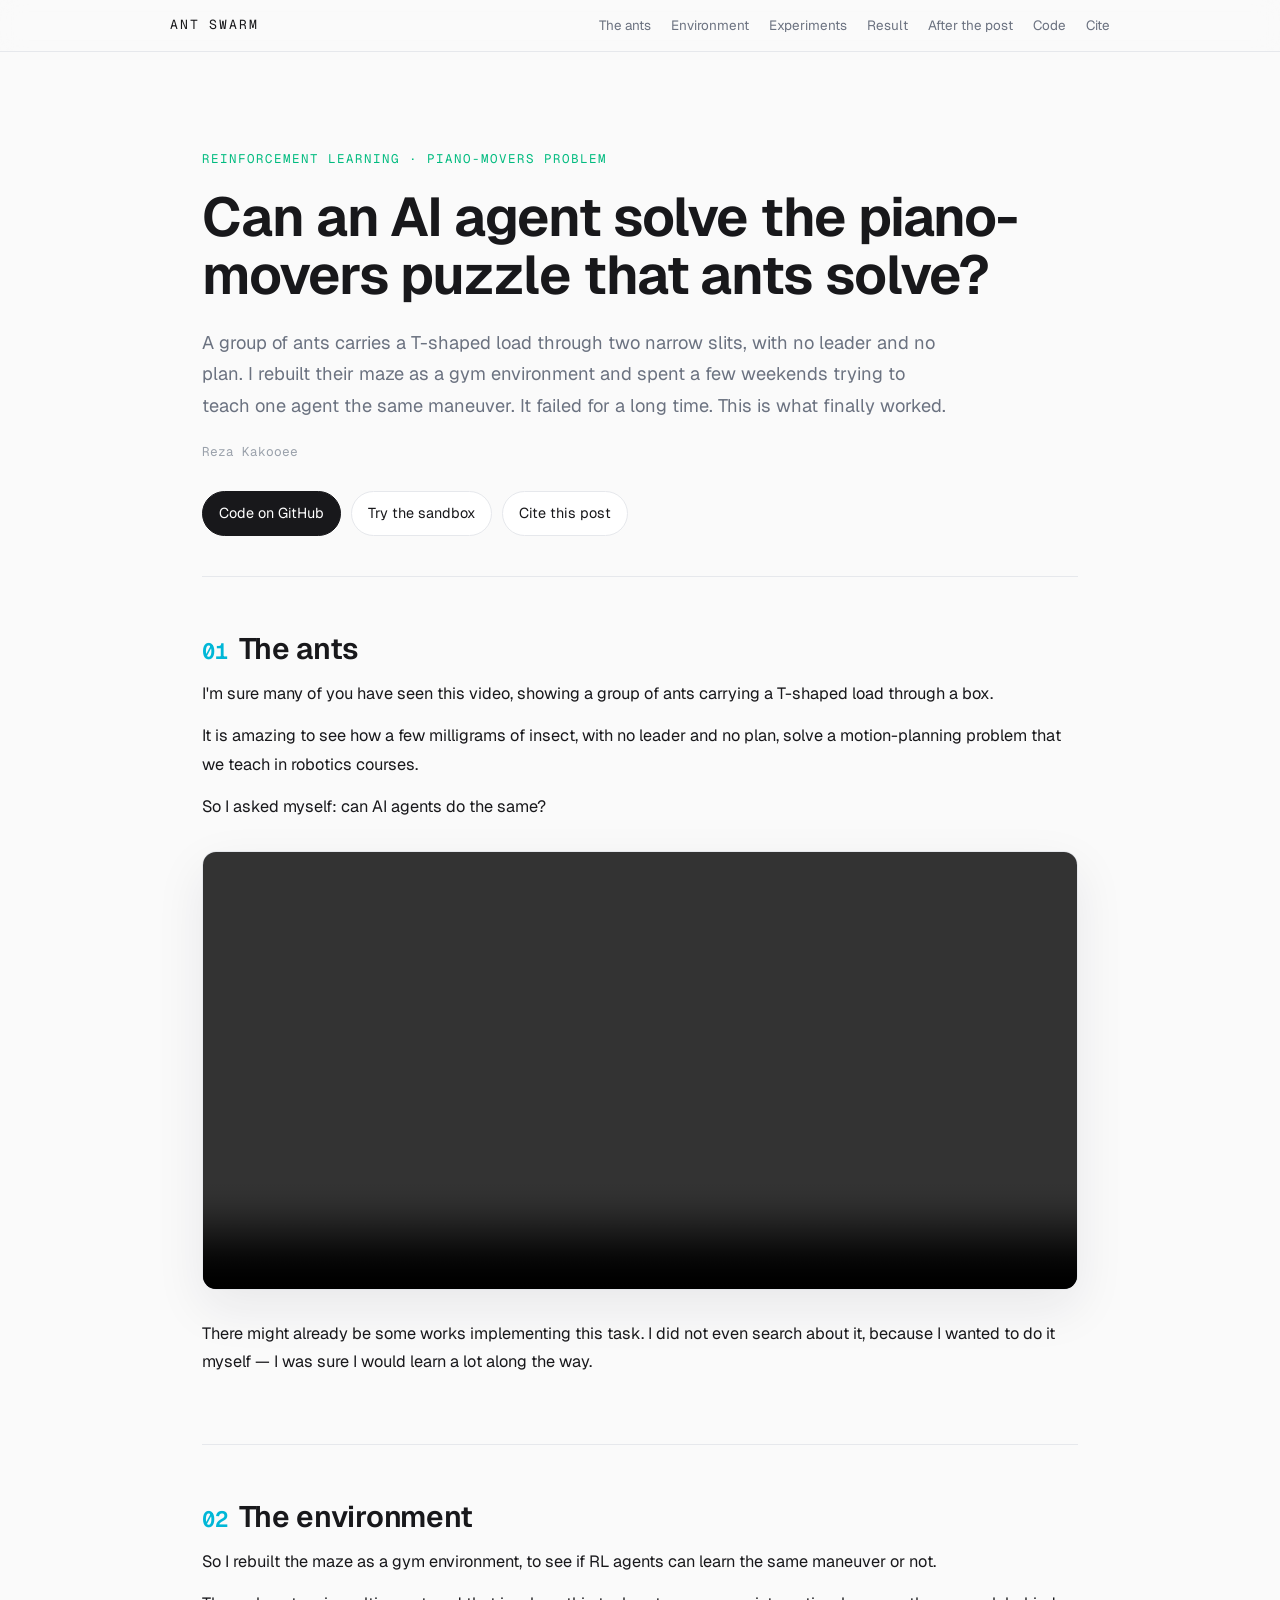
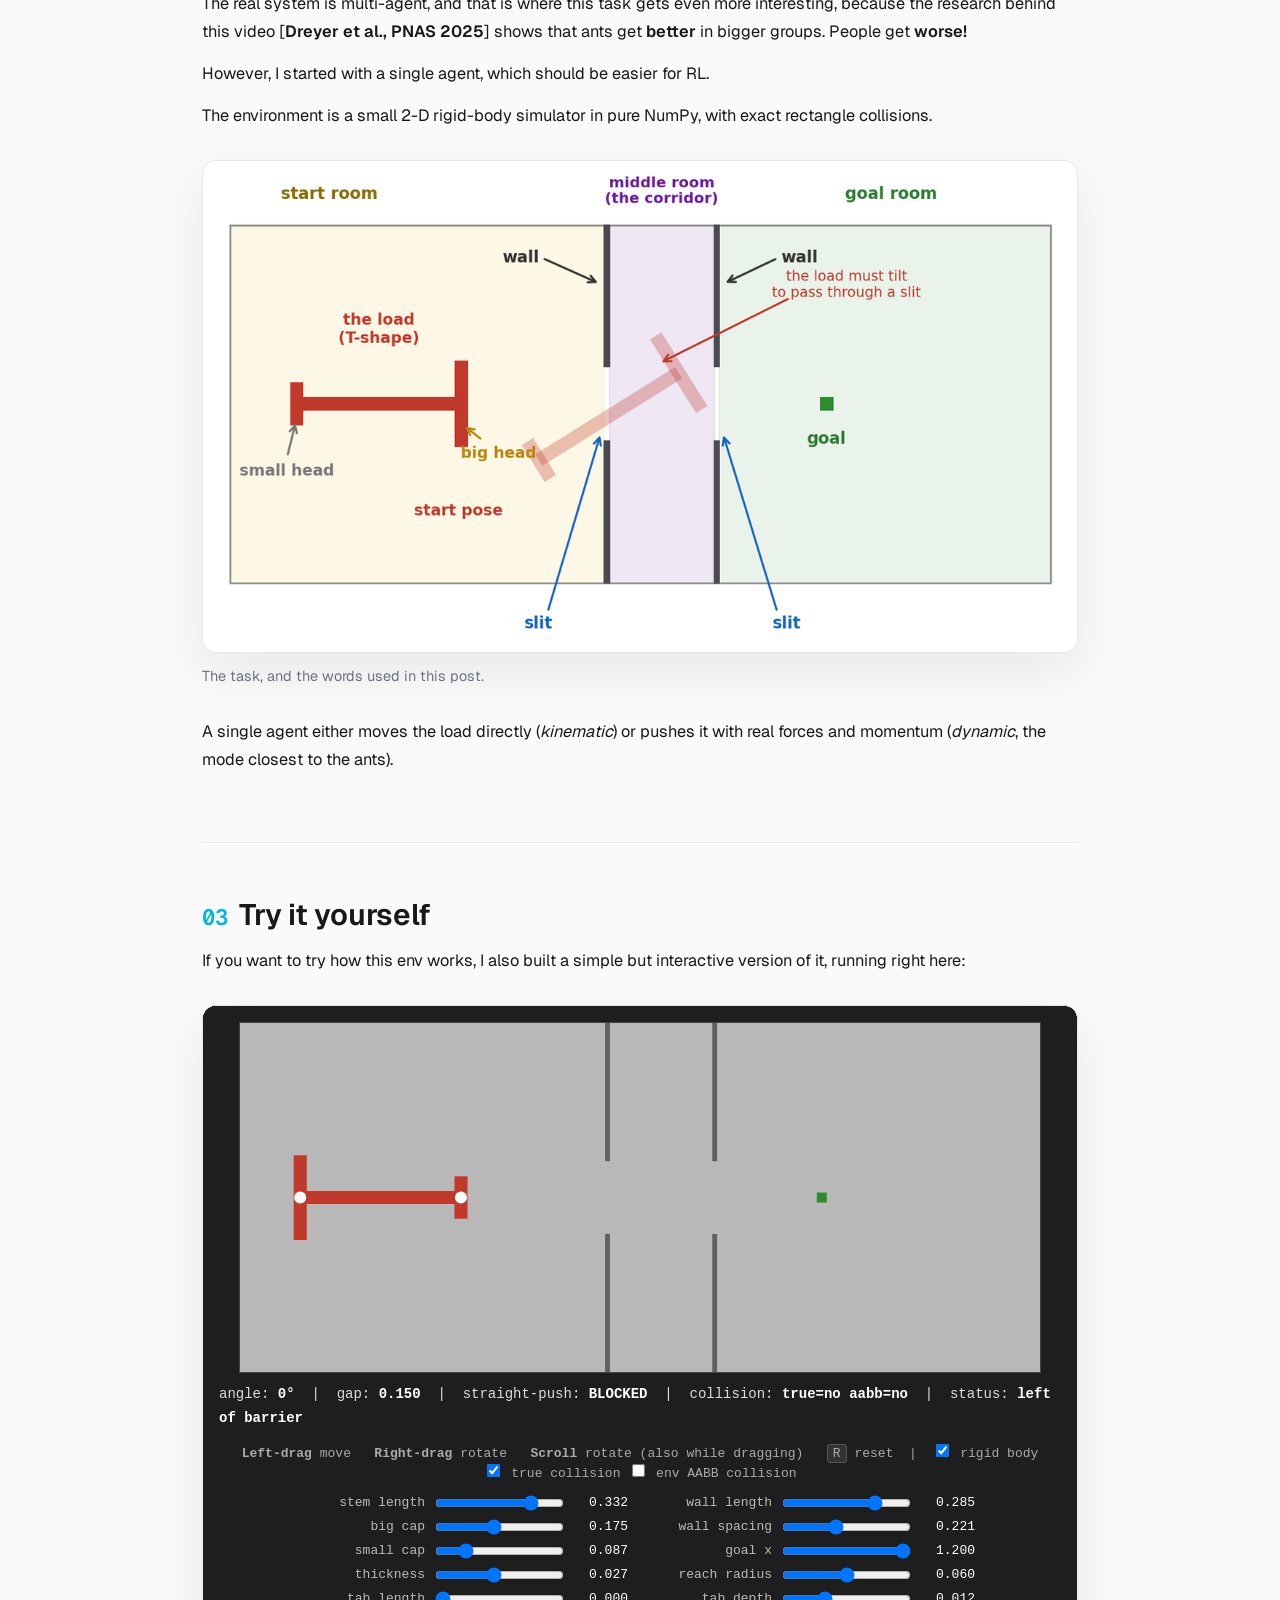
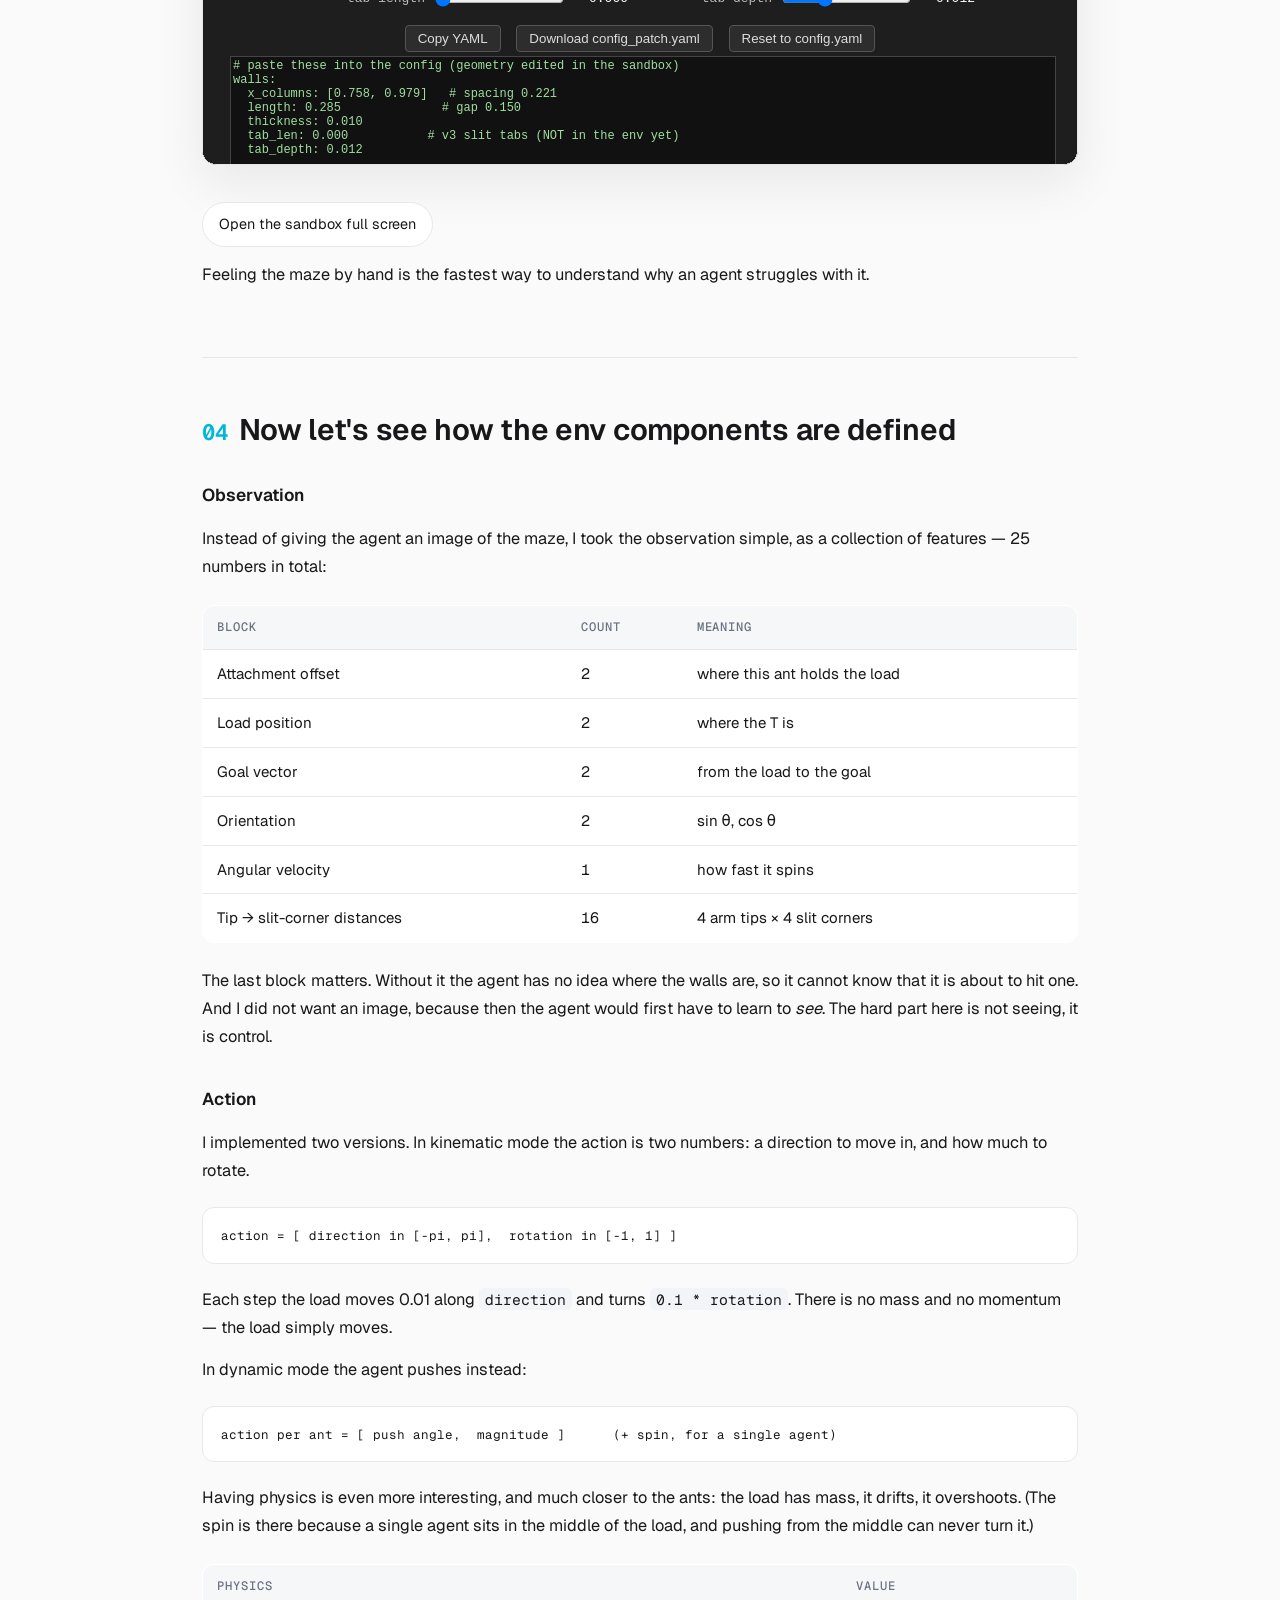
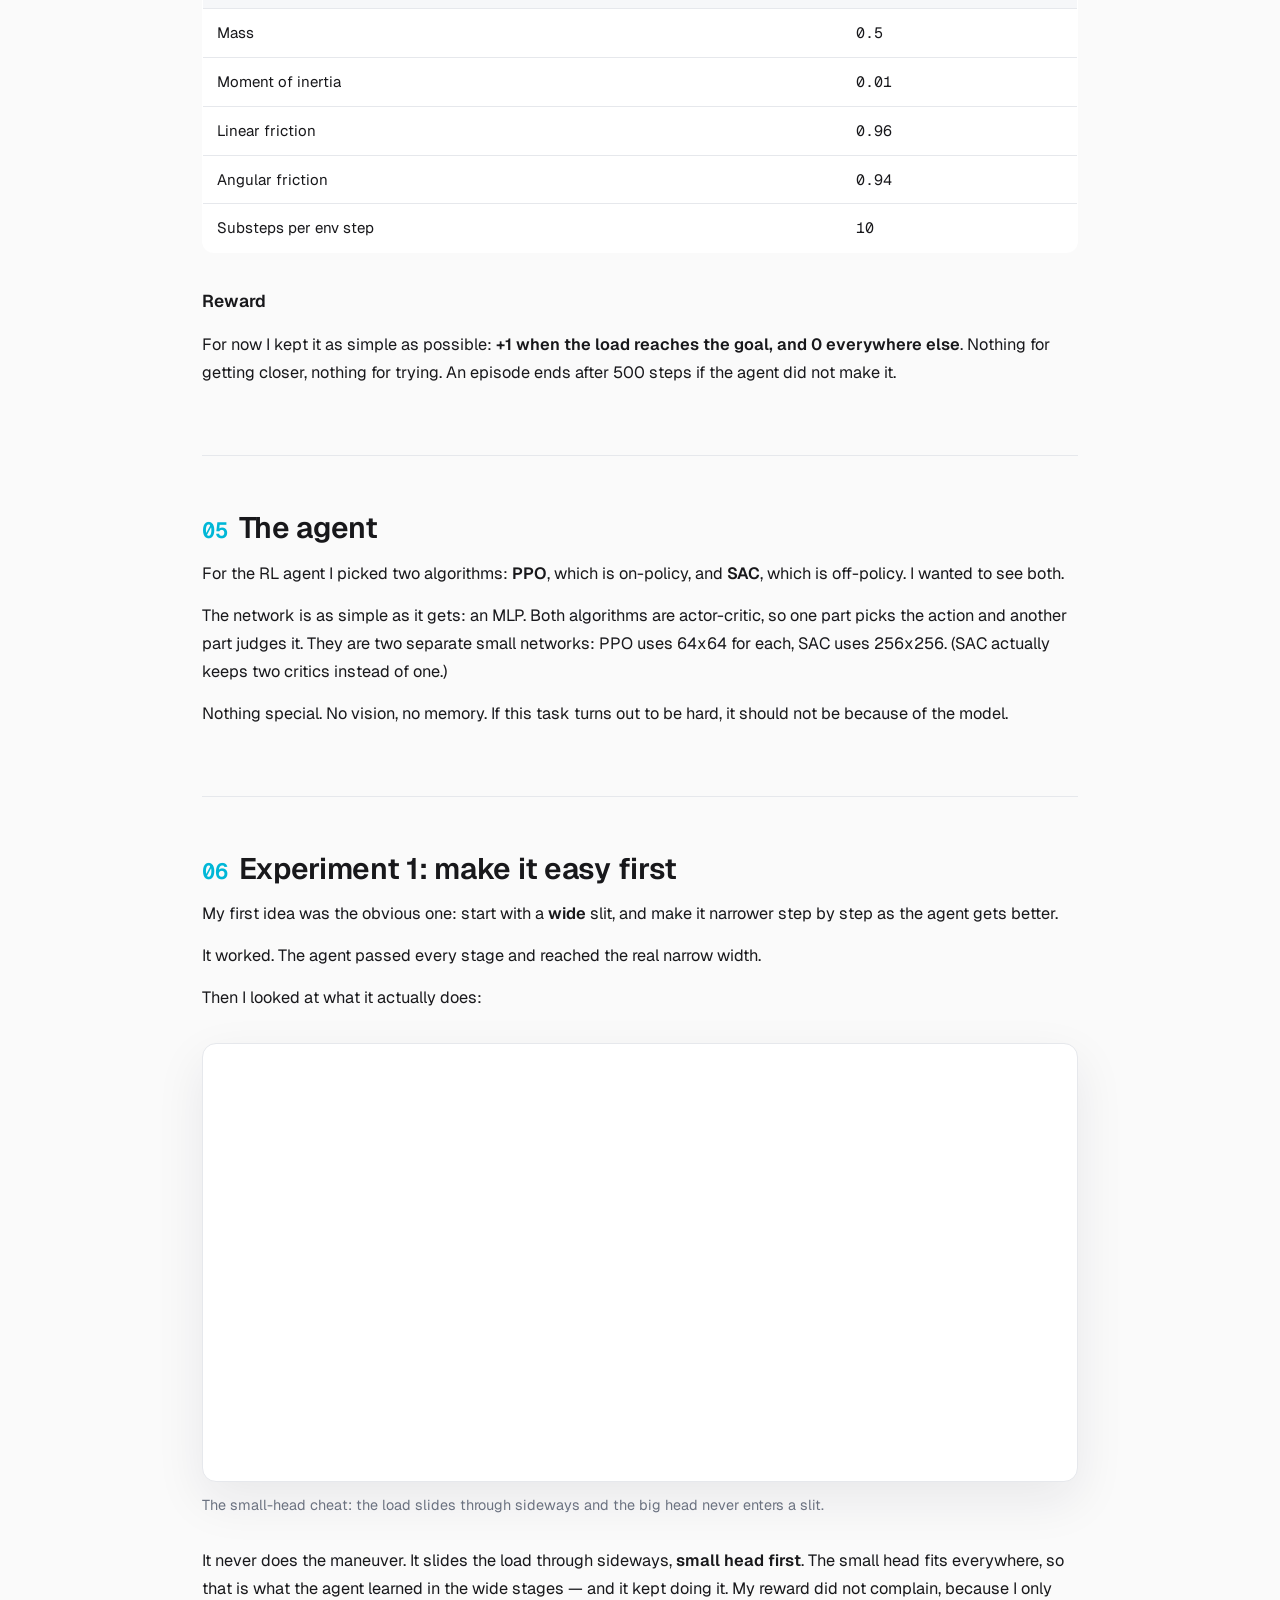
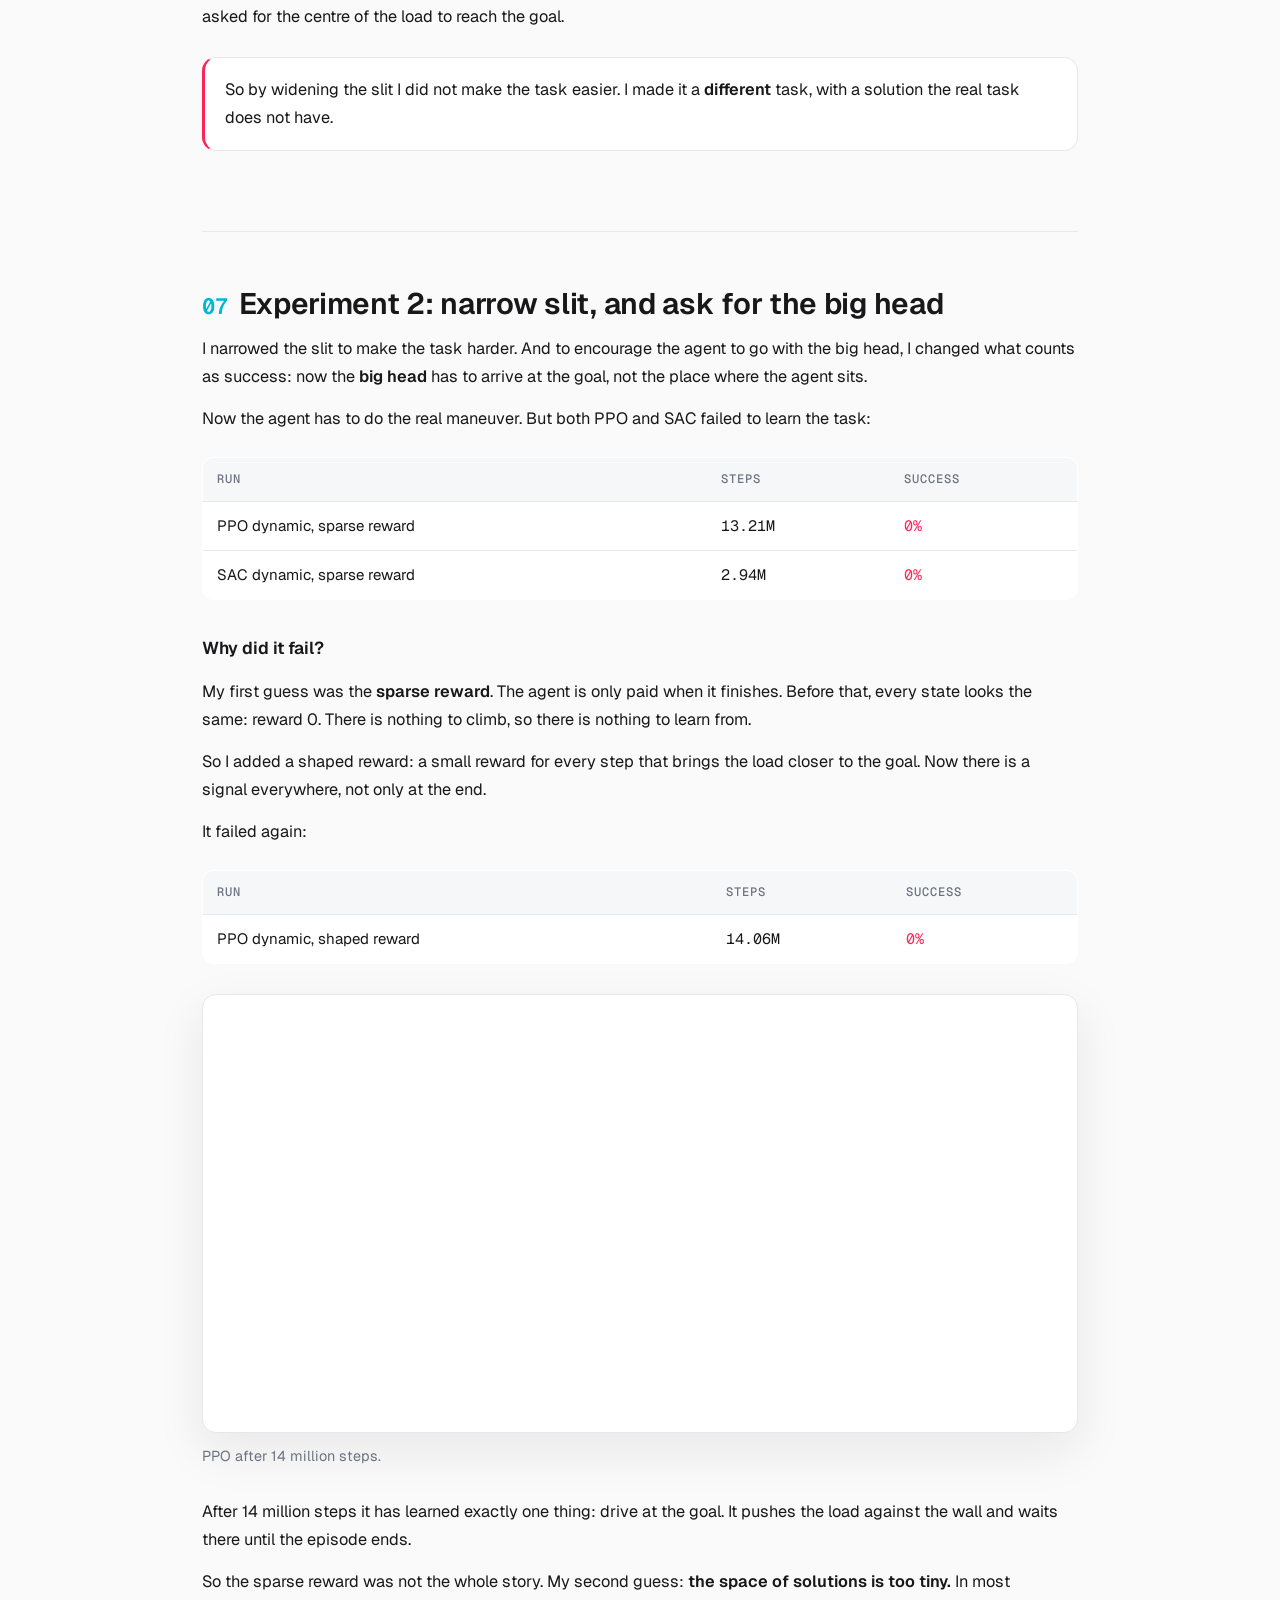
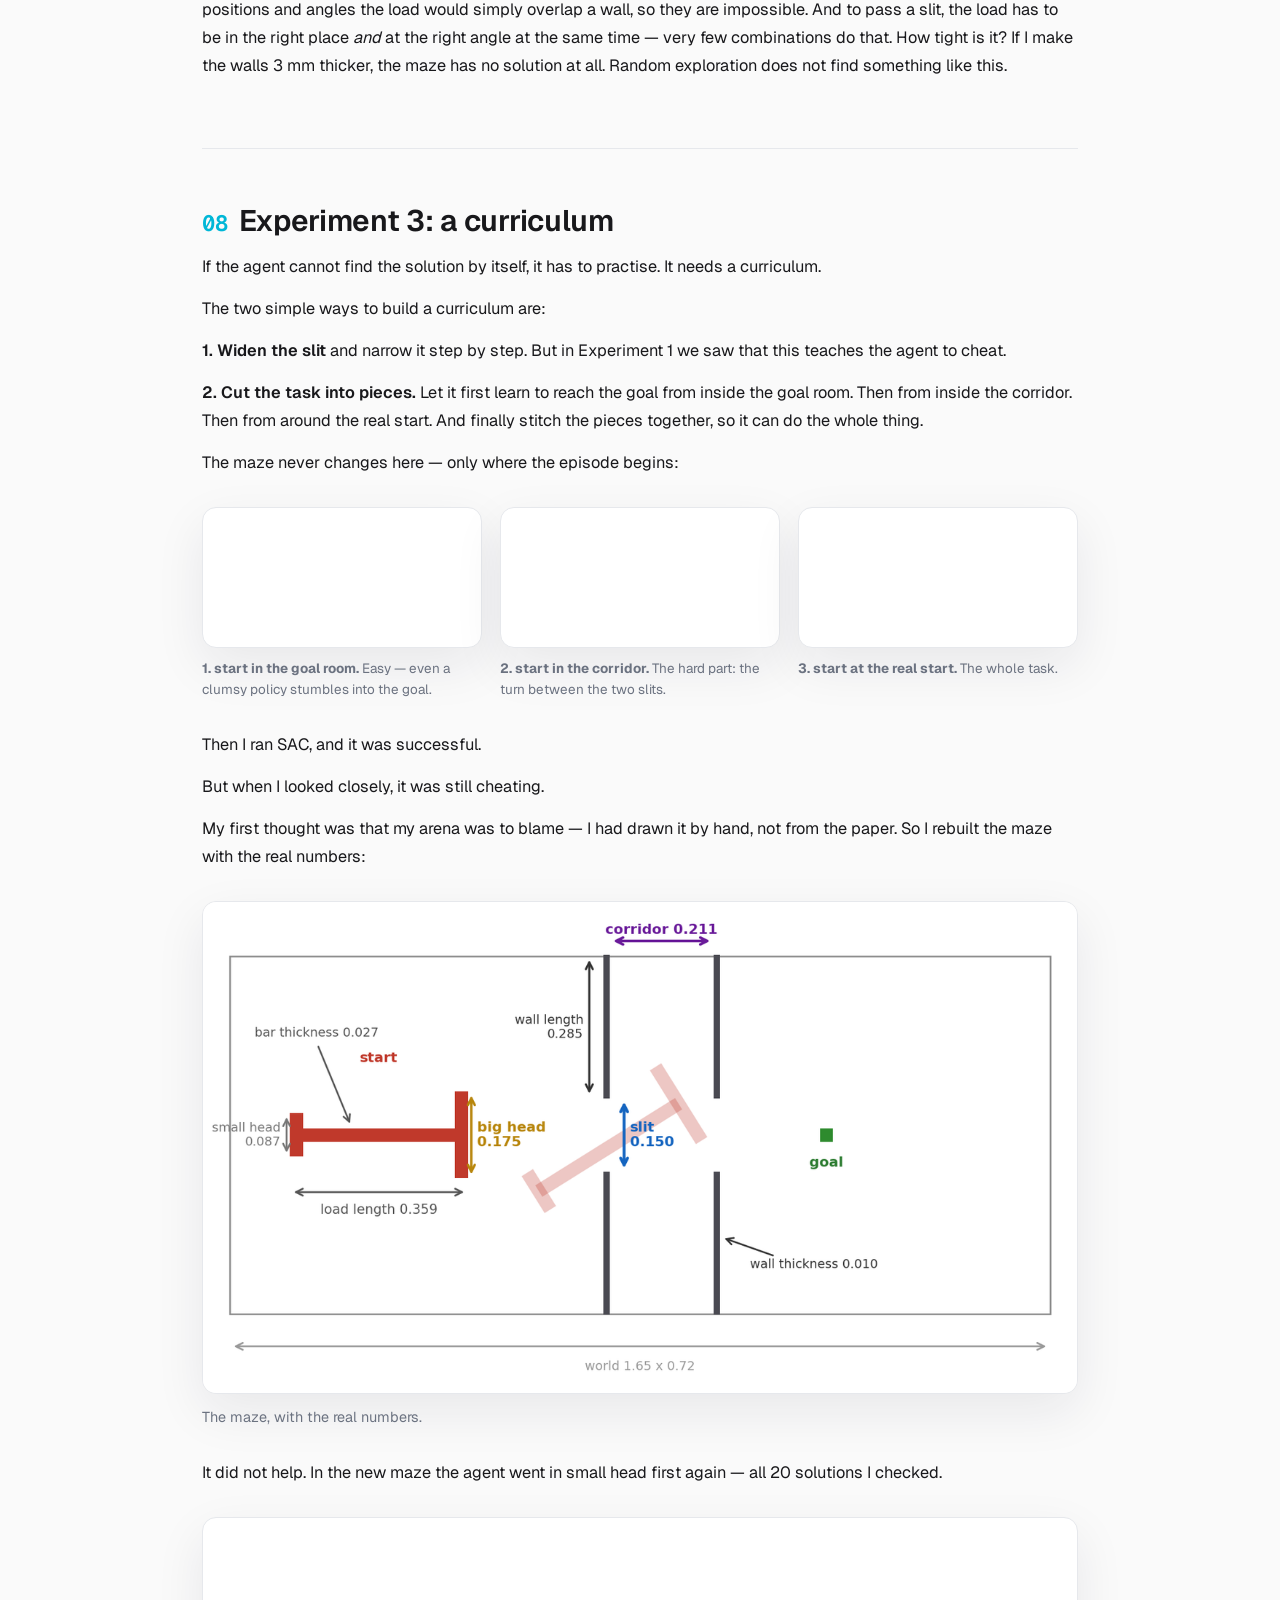
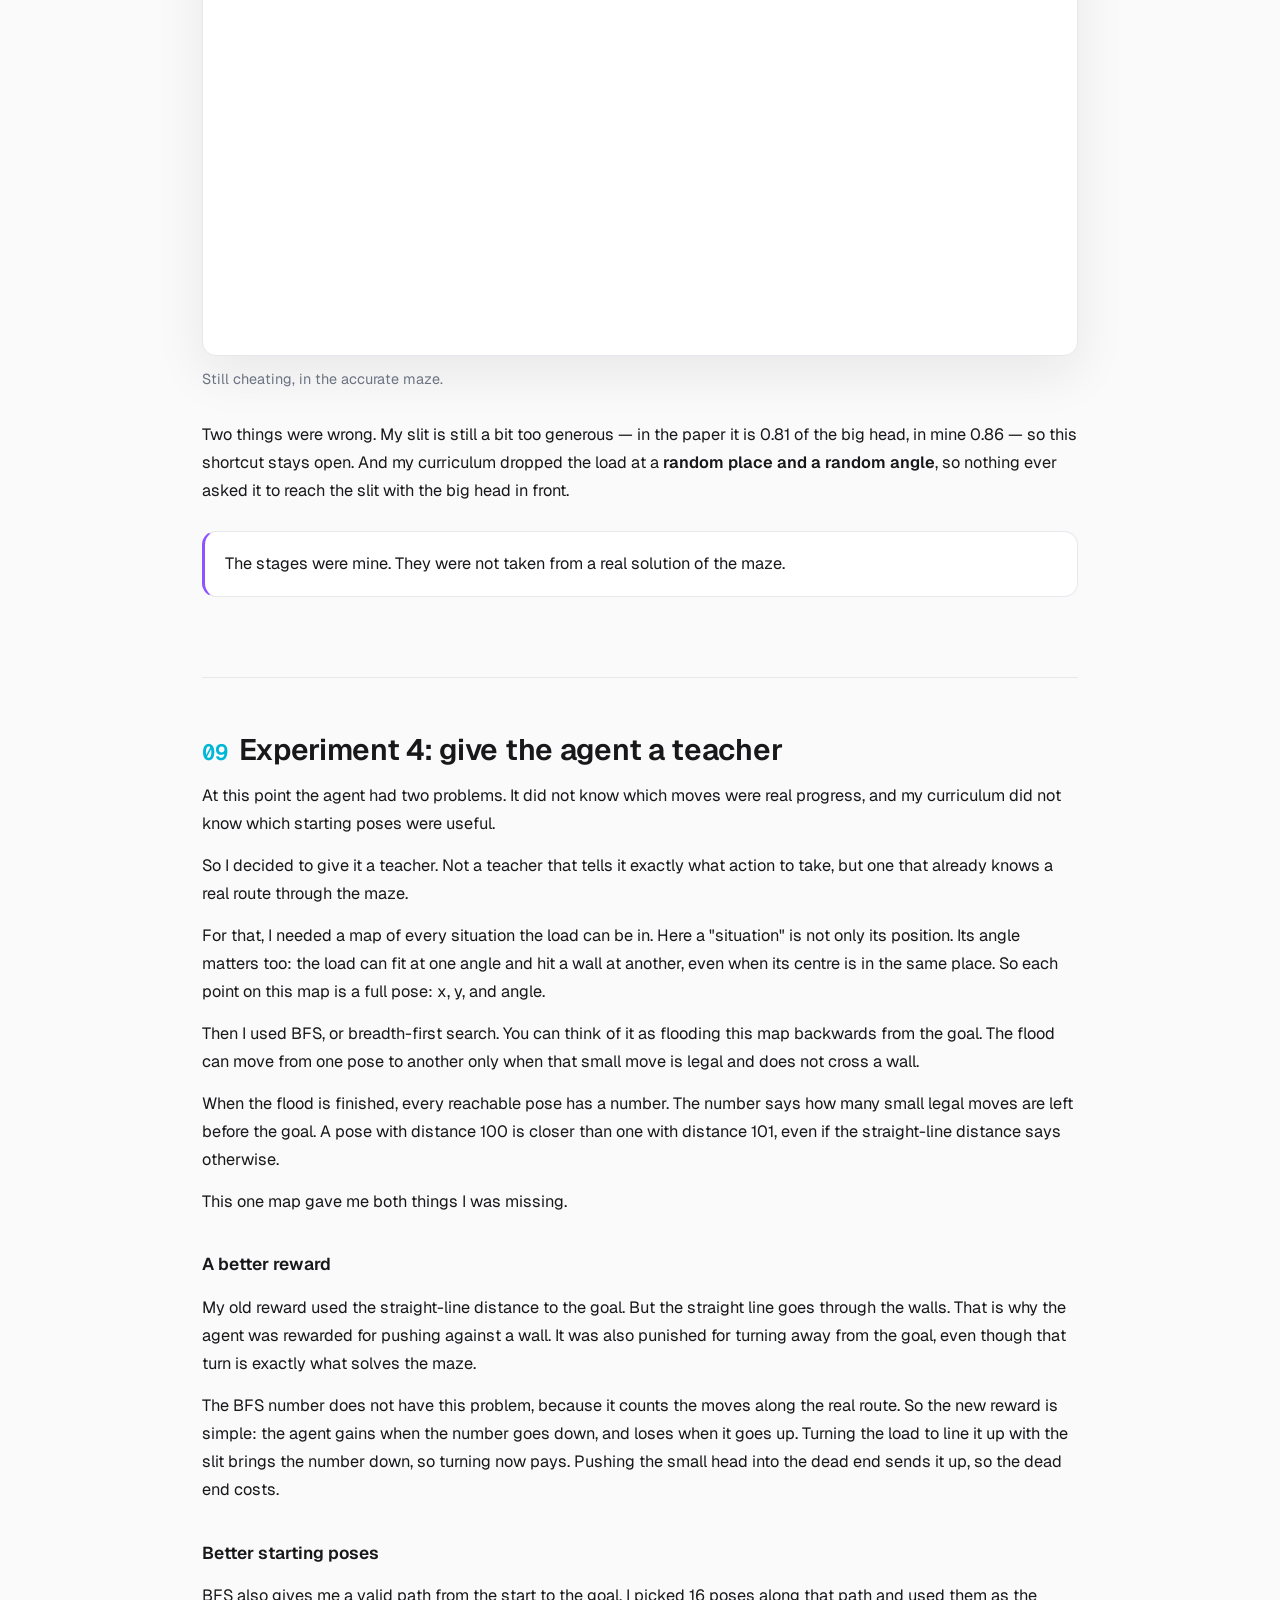
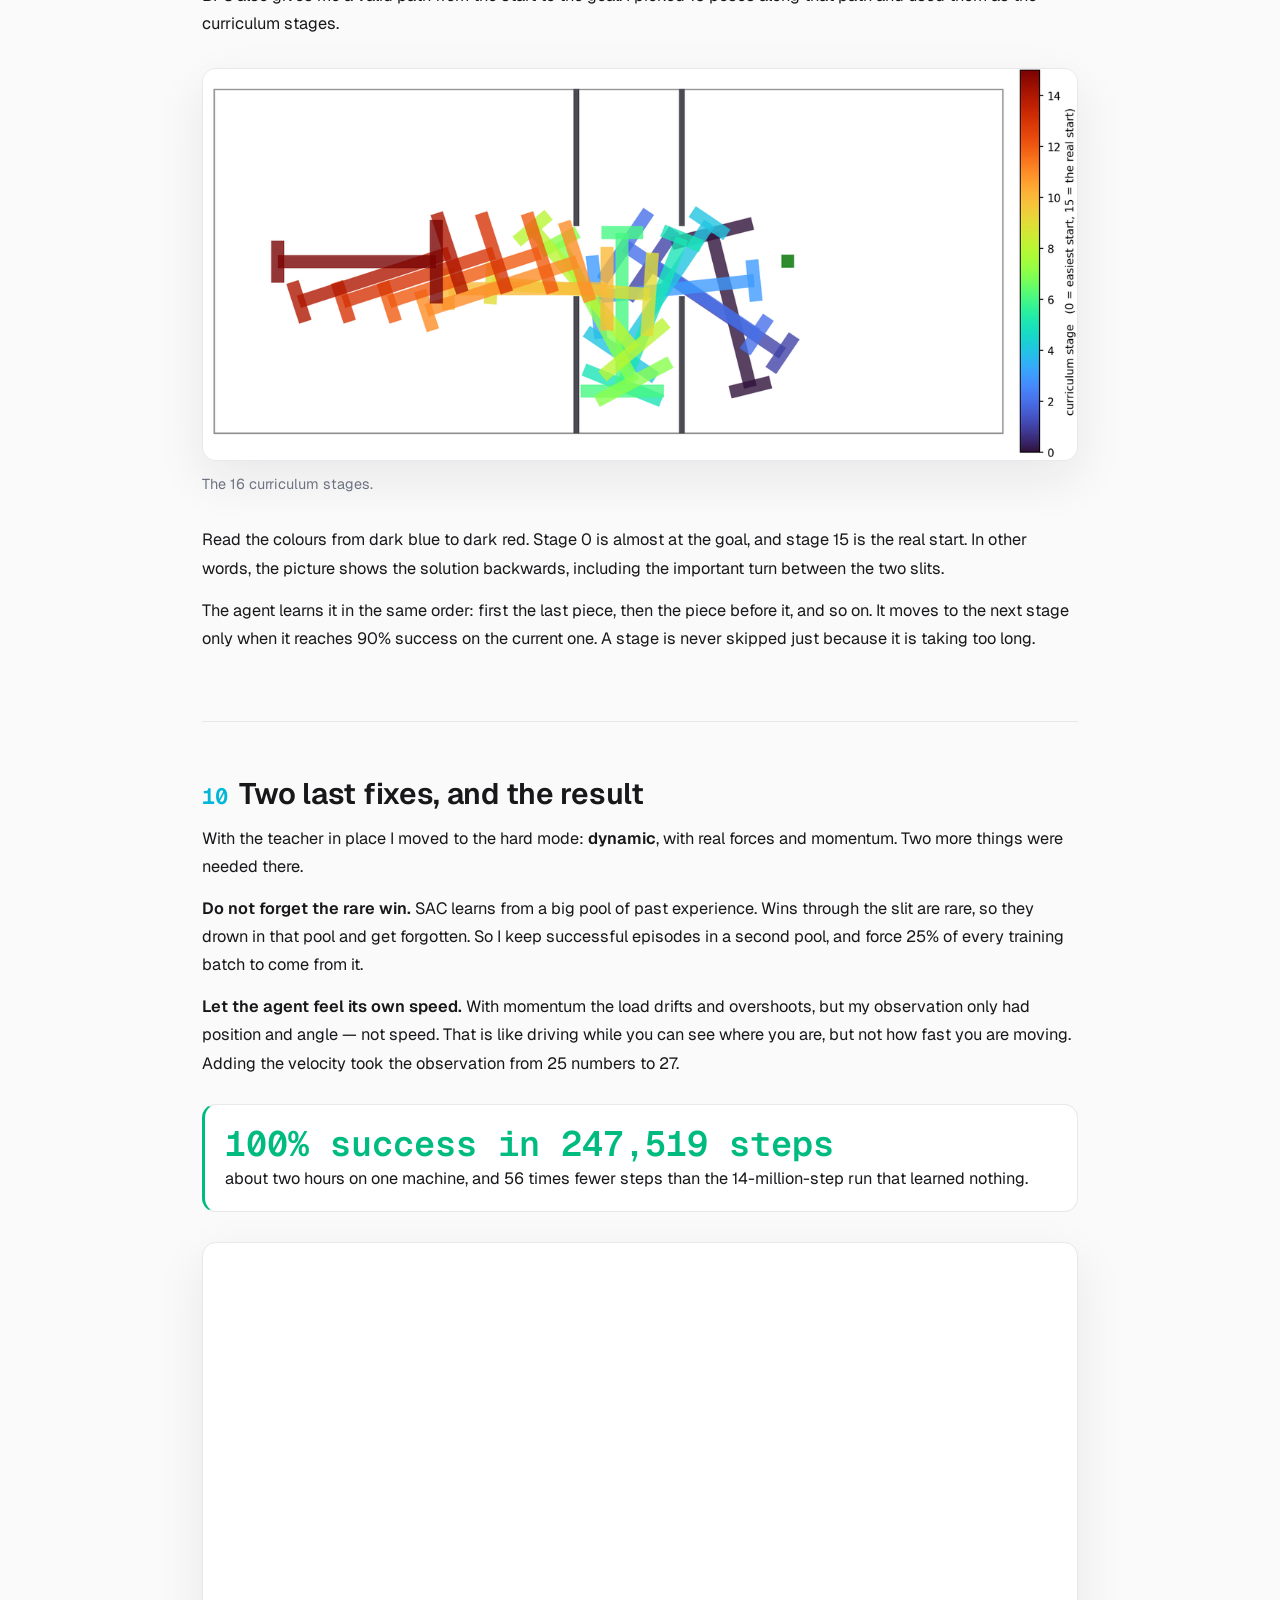
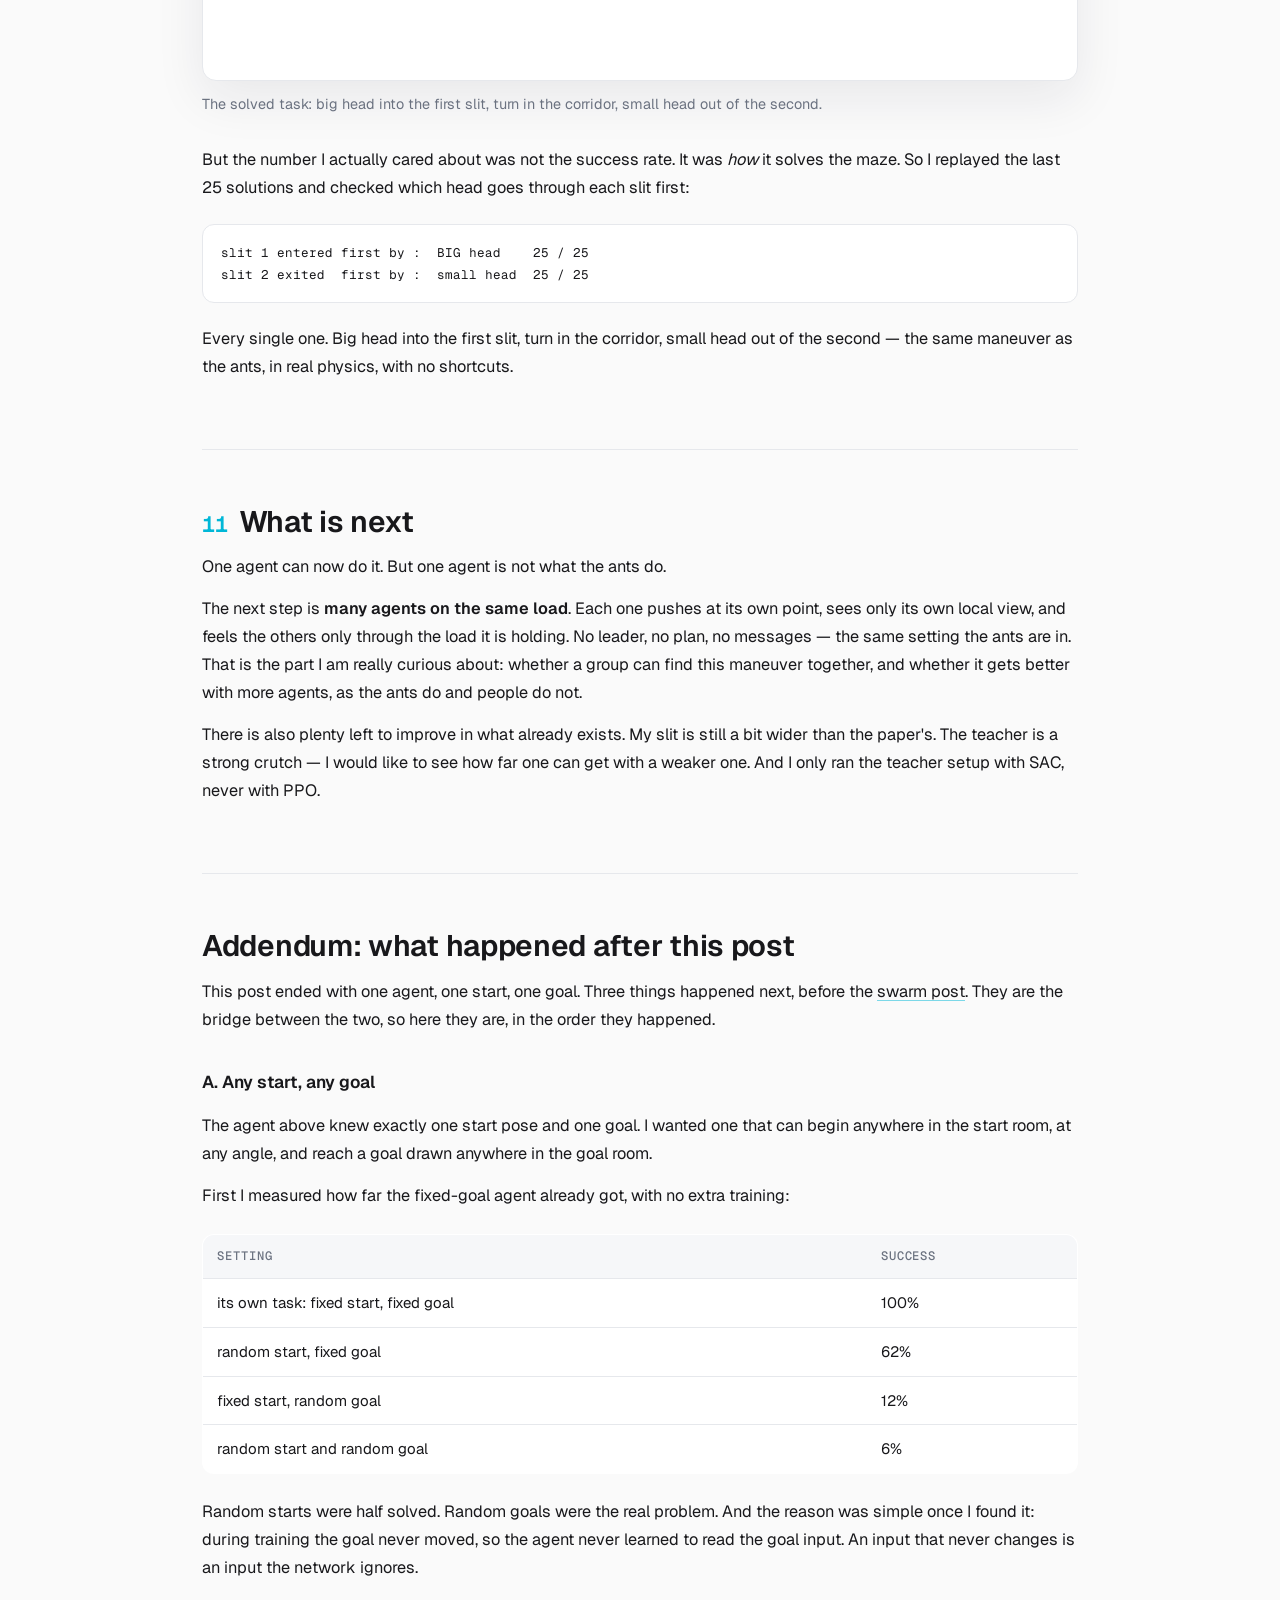
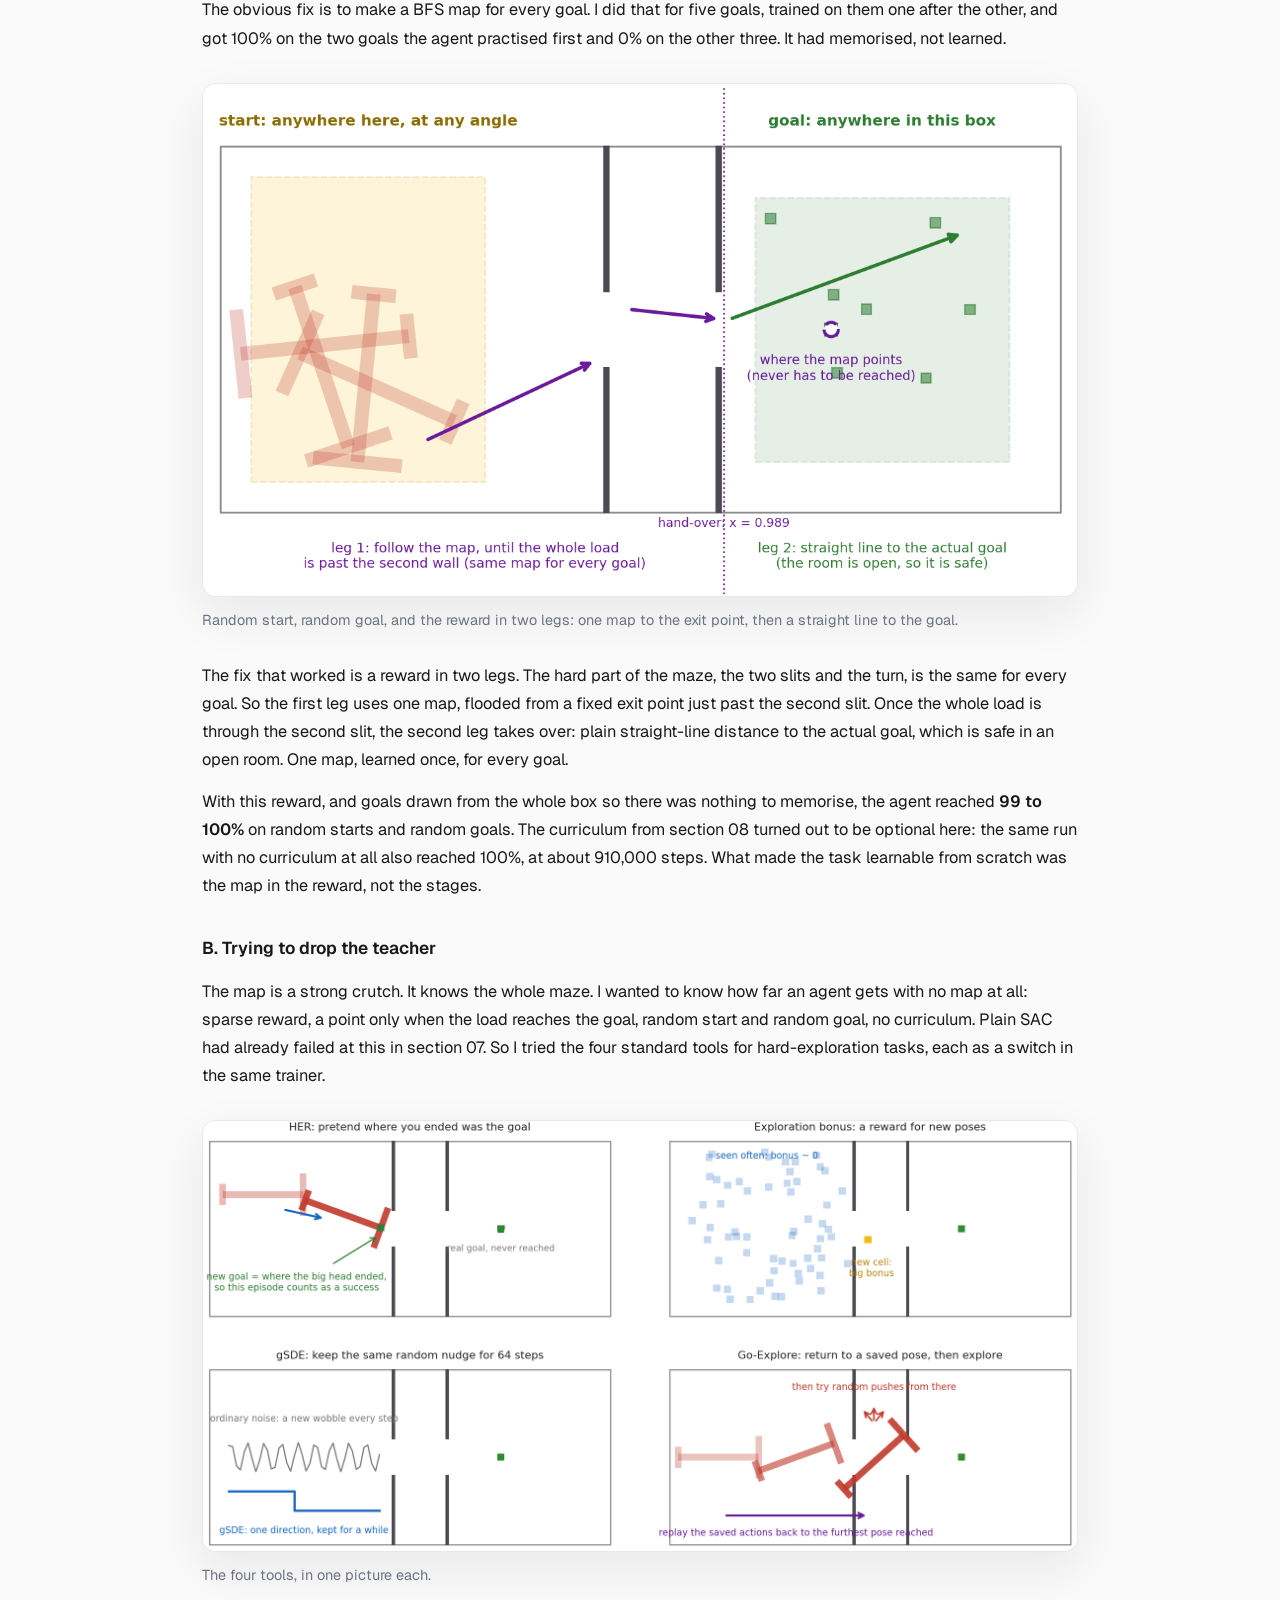
<file: blogs/01-can-ai-solve-the-ant-puzzle/ant-piano-movers-rl/index.html>
<!doctype html>
<html lang="en">
  <head>
    <meta charset="utf-8">
    <meta name="viewport" content="width=device-width, initial-scale=1">
    <title>Can an AI agent solve the piano-movers puzzle that ants solve?</title>
    <meta name="description" content="Teaching a reinforcement-learning agent the piano-movers puzzle that crazy ants solve collectively — the failures, the cheats, and the BFS teacher that finally worked.">
    <meta property="og:title" content="Can an AI agent solve the piano-movers puzzle that ants solve?">
    <meta property="og:description" content="A weekend project: an RL agent learns to thread a T-shaped load through two narrow slits — the same maneuver ants perform in the PNAS piano-movers experiment.">
    <meta property="og:type" content="article">
    <meta property="og:image" content="https://rezakakooee.github.io/ant-piano-movers-rl/assets/task_vocabulary.png">
    <link rel="preconnect" href="https://fonts.googleapis.com">
    <link rel="preconnect" href="https://fonts.gstatic.com" crossorigin>
    <link href="https://fonts.googleapis.com/css2?family=Geist:wght@400;500;600;700&family=Geist+Mono:wght@400;500&display=swap" rel="stylesheet">
    <link rel="stylesheet" href="styles.css">
  </head>
  <body>
    <header class="topbar">
      <div class="inner">
        <a class="mark" href="#top">Ant&nbsp;Swarm</a>
        <nav aria-label="Page sections">
          <a href="#ants">The ants</a>
          <a href="#env">Environment</a>
          <a href="#exp1">Experiments</a>
          <a href="#result">Result</a>
          <a href="#addendum">After the post</a>
          <a href="#code">Code</a>
          <a href="#cite">Cite</a>
        </nav>
      </div>
    </header>

    <main id="top">
      <div class="wrap">
        <section class="hero">
          <p class="eyebrow">Reinforcement learning &middot; piano-movers problem</p>
          <h1>Can an AI agent solve the piano-movers puzzle that ants solve?</h1>
          <p class="lede">
            A group of ants carries a T-shaped load through two narrow slits, with no
            leader and no plan. I rebuilt their maze as a gym environment and spent a
            few weekends trying to teach one agent the same maneuver. It failed for a
            long time. This is what finally worked.
          </p>
          <p class="byline">Reza Kakooee</p>
          <div class="actions">
            <a class="button button--primary" href="https://github.com/RezaKakooee/ant-piano-movers-rl">Code on GitHub</a>
            <a class="button" href="#try">Try the sandbox</a>
            <a class="button" href="#cite">Cite this post</a>
          </div>
        </section>

        <!-- 1 ---------------------------------------------------------- -->
        <section class="section" id="ants">
          <h2><span class="num">01</span>The ants</h2>
          <p>
            I'm sure many of you have seen this video, showing a group of ants
            carrying a T-shaped load through a box.
          </p>
          <p>
            It is amazing to see how a few milligrams of insect, with no leader and no
            plan, solve a motion-planning problem that we teach in robotics courses.
          </p>
          <p>So I asked myself: can AI agents do the same?</p>
          <figure>
            <video src="assets/redvid_io_ants_solving_a_puzzle.mp4" controls playsinline preload="metadata"></video>
          </figure>
          <p>
            There might already be some works implementing this task. I did not even
            search about it, because I wanted to do it myself &mdash; I was sure I would
            learn a lot along the way.
          </p>
        </section>

        <!-- 2 ---------------------------------------------------------- -->
        <section class="section" id="env">
          <h2><span class="num">02</span>The environment</h2>
          <p>
            So I rebuilt the maze as a gym environment, to see if RL agents can learn
            the same maneuver or not.
          </p>
          <p>
            The real system is multi-agent, and that is where this task gets even more
            interesting, because the research behind this video
            [<strong>Dreyer et al., PNAS 2025</strong>] shows that ants get
            <strong>better</strong> in bigger groups. People get <strong>worse!</strong>
          </p>
          <p>However, I started with a single agent, which should be easier for RL.</p>
          <p>
            The environment is a small 2-D rigid-body simulator in pure NumPy, with
            exact rectangle collisions.
          </p>
          <figure>
            <img src="assets/task_vocabulary.png" alt="The maze, with every part named: start room, corridor, goal room, walls, slits, the load with its big and small head.">
            <figcaption>The task, and the words used in this post.</figcaption>
          </figure>
          <p>
            A single agent either moves the load directly (<em>kinematic</em>) or pushes
            it with real forces and momentum (<em>dynamic</em>, the mode closest to the
            ants).
          </p>
        </section>

        <!-- 3 ---------------------------------------------------------- -->
        <section class="section" id="try">
          <h2><span class="num">03</span>Try it yourself</h2>
          <p>
            If you want to try how this env works, I also built a simple but
            interactive version of it, running right here:
          </p>
          <figure class="sandbox">
            <iframe src="sandbox/" title="Interactive T-shape maze sandbox" loading="lazy"></iframe>
          </figure>
          <div class="actions">
            <a class="button" href="sandbox/" target="_blank" rel="noopener">Open the sandbox full screen</a>
          </div>
          <p>
            Feeling the maze by hand is the fastest way to understand why an agent
            struggles with it.
          </p>
        </section>

        <!-- 4 ---------------------------------------------------------- -->
        <section class="section" id="components">
          <h2><span class="num">04</span>Now let's see how the env components are defined</h2>

          <h3>Observation</h3>
          <p>
            Instead of giving the agent an image of the maze, I took the observation
            simple, as a collection of features &mdash; 25 numbers in total:
          </p>
          <table>
            <thead><tr><th>Block</th><th class="num">Count</th><th>Meaning</th></tr></thead>
            <tbody>
              <tr><td>Attachment offset</td><td class="num">2</td><td>where this ant holds the load</td></tr>
              <tr><td>Load position</td><td class="num">2</td><td>where the T is</td></tr>
              <tr><td>Goal vector</td><td class="num">2</td><td>from the load to the goal</td></tr>
              <tr><td>Orientation</td><td class="num">2</td><td>sin&nbsp;&theta;, cos&nbsp;&theta;</td></tr>
              <tr><td>Angular velocity</td><td class="num">1</td><td>how fast it spins</td></tr>
              <tr><td>Tip &rarr; slit-corner distances</td><td class="num">16</td><td>4 arm tips &times; 4 slit corners</td></tr>
            </tbody>
          </table>
          <p>
            The last block matters. Without it the agent has no idea where the walls
            are, so it cannot know that it is about to hit one. And I did not want an
            image, because then the agent would first have to learn to <em>see</em>.
            The hard part here is not seeing, it is control.
          </p>

          <h3>Action</h3>
          <p>
            I implemented two versions. In kinematic mode the action is two numbers: a
            direction to move in, and how much to rotate.
          </p>
<pre><code>action = [ direction in [-pi, pi],  rotation in [-1, 1] ]</code></pre>
          <p>
            Each step the load moves 0.01 along <code>direction</code> and turns
            <code>0.1 * rotation</code>. There is no mass and no momentum &mdash; the
            load simply moves.
          </p>
          <p>In dynamic mode the agent pushes instead:</p>
<pre><code>action per ant = [ push angle,  magnitude ]      (+ spin, for a single agent)</code></pre>
          <p>
            Having physics is even more interesting, and much closer to the ants: the
            load has mass, it drifts, it overshoots. (The spin is there because a single
            agent sits in the middle of the load, and pushing from the middle can never
            turn it.)
          </p>
          <table>
            <thead><tr><th>Physics</th><th class="num">Value</th></tr></thead>
            <tbody>
              <tr><td>Mass</td><td class="num">0.5</td></tr>
              <tr><td>Moment of inertia</td><td class="num">0.01</td></tr>
              <tr><td>Linear friction</td><td class="num">0.96</td></tr>
              <tr><td>Angular friction</td><td class="num">0.94</td></tr>
              <tr><td>Substeps per env step</td><td class="num">10</td></tr>
            </tbody>
          </table>

          <h3>Reward</h3>
          <p>
            For now I kept it as simple as possible: <strong>+1 when the load reaches
            the goal, and 0 everywhere else</strong>. Nothing for getting closer,
            nothing for trying. An episode ends after 500 steps if the agent did not
            make it.
          </p>
        </section>

        <!-- 5 ---------------------------------------------------------- -->
        <section class="section" id="agent">
          <h2><span class="num">05</span>The agent</h2>
          <p>
            For the RL agent I picked two algorithms: <strong>PPO</strong>, which is
            on-policy, and <strong>SAC</strong>, which is off-policy. I wanted to see
            both.
          </p>
          <p>
            The network is as simple as it gets: an MLP. Both algorithms are
            actor-critic, so one part picks the action and another part judges it. They
            are two separate small networks: PPO uses 64x64 for each, SAC uses 256x256.
            (SAC actually keeps two critics instead of one.)
          </p>
          <p>
            Nothing special. No vision, no memory. If this task turns out to be hard, it
            should not be because of the model.
          </p>
        </section>

        <!-- 6 ---------------------------------------------------------- -->
        <section class="section" id="exp1">
          <h2><span class="num">06</span>Experiment 1: make it easy first</h2>
          <p>
            My first idea was the obvious one: start with a <strong>wide</strong> slit,
            and make it narrower step by step as the agent gets better.
          </p>
          <p>It worked. The agent passed every stage and reached the real narrow width.</p>
          <p>Then I looked at what it actually does:</p>
          <figure>
            <video src="assets/cheat_smallhead.mp4" autoplay loop muted playsinline></video>
            <figcaption>The small-head cheat: the load slides through sideways and the big head never enters a slit.</figcaption>
          </figure>
          <p>
            It never does the maneuver. It slides the load through sideways,
            <strong>small head first</strong>. The small head fits everywhere, so that is
            what the agent learned in the wide stages &mdash; and it kept doing it. My
            reward did not complain, because I only asked for the centre of the load to
            reach the goal.
          </p>
          <div class="callout callout--fail">
            <p>
              So by widening the slit I did not make the task easier. I made it a
              <strong>different</strong> task, with a solution the real task does not
              have.
            </p>
          </div>
        </section>

        <!-- 7 ---------------------------------------------------------- -->
        <section class="section" id="exp2">
          <h2><span class="num">07</span>Experiment 2: narrow slit, and ask for the big head</h2>
          <p>
            I narrowed the slit to make the task harder. And to encourage the agent to
            go with the big head, I changed what counts as success: now the
            <strong>big head</strong> has to arrive at the goal, not the place where the
            agent sits.
          </p>
          <p>
            Now the agent has to do the real maneuver. But both PPO and SAC failed to
            learn the task:
          </p>
          <table>
            <thead><tr><th>Run</th><th class="num">Steps</th><th class="num">Success</th></tr></thead>
            <tbody>
              <tr><td>PPO dynamic, sparse reward</td><td class="num">13.21M</td><td class="fail">0%</td></tr>
              <tr><td>SAC dynamic, sparse reward</td><td class="num">2.94M</td><td class="fail">0%</td></tr>
            </tbody>
          </table>

          <h3>Why did it fail?</h3>
          <p>
            My first guess was the <strong>sparse reward</strong>. The agent is only paid
            when it finishes. Before that, every state looks the same: reward 0. There is
            nothing to climb, so there is nothing to learn from.
          </p>
          <p>
            So I added a shaped reward: a small reward for every step that brings the
            load closer to the goal. Now there is a signal everywhere, not only at the
            end.
          </p>
          <p>It failed again:</p>
          <table>
            <thead><tr><th>Run</th><th class="num">Steps</th><th class="num">Success</th></tr></thead>
            <tbody>
              <tr><td>PPO dynamic, shaped reward</td><td class="num">14.06M</td><td class="fail">0%</td></tr>
            </tbody>
          </table>
          <figure>
            <video src="assets/policy_14000000.mp4" autoplay loop muted playsinline></video>
            <figcaption>PPO after 14 million steps.</figcaption>
          </figure>
          <p>
            After 14 million steps it has learned exactly one thing: drive at the goal.
            It pushes the load against the wall and waits there until the episode ends.
          </p>
          <p>
            So the sparse reward was not the whole story. My second guess:
            <strong>the space of solutions is too tiny.</strong> In most positions and
            angles the load would simply overlap a wall, so they are impossible. And to
            pass a slit, the load has to be in the right place <em>and</em> at the right
            angle at the same time &mdash; very few combinations do that. How tight is it? If I make the walls 3&nbsp;mm
            thicker, the maze has no solution at all. Random exploration does not find
            something like this.
          </p>
        </section>

        <!-- 8 ---------------------------------------------------------- -->
        <section class="section" id="exp3">
          <h2><span class="num">08</span>Experiment 3: a curriculum</h2>
          <p>
            If the agent cannot find the solution by itself, it has to practise. It needs
            a curriculum.
          </p>
          <p>The two simple ways to build a curriculum are:</p>
          <p>
            <strong>1. Widen the slit</strong> and narrow it step by step. But in
            Experiment 1 we saw that this teaches the agent to cheat.
          </p>
          <p>
            <strong>2. Cut the task into pieces.</strong> Let it first learn to reach the
            goal from inside the goal room. Then from inside the corridor. Then from
            around the real start. And finally stitch the pieces together, so it can do
            the whole thing.
          </p>
          <p>The maze never changes here &mdash; only where the episode begins:</p>
          <div class="figure-row">
            <figure>
              <video src="assets/1_first__step1403_len403.mp4" autoplay loop muted playsinline></video>
              <figcaption><strong>1. start in the goal room.</strong> Easy &mdash; even a clumsy policy stumbles into the goal.</figcaption>
            </figure>
            <figure>
              <video src="assets/2_early__step150542_len31.mp4" autoplay loop muted playsinline></video>
              <figcaption><strong>2. start in the corridor.</strong> The hard part: the turn between the two slits.</figcaption>
            </figure>
            <figure>
              <video src="assets/5_final__step421814_len79.mp4" autoplay loop muted playsinline></video>
              <figcaption><strong>3. start at the real start.</strong> The whole task.</figcaption>
            </figure>
          </div>
          <p>Then I ran SAC, and it was successful.</p>
          <p>But when I looked closely, it was still cheating.</p>
          <p>
            My first thought was that my arena was to blame &mdash; I had drawn it by
            hand, not from the paper. So I rebuilt the maze with the real numbers:
          </p>
          <figure>
            <img src="assets/maze_dimensions.png" alt="The maze with its real measurements: slit 0.150, big head 0.175, corridor 0.211, load length 0.359.">
            <figcaption>The maze, with the real numbers.</figcaption>
          </figure>
          <p>
            It did not help. In the new maze the agent went in small head first again
            &mdash; all 20 solutions I checked.
          </p>
          <figure>
            <video src="assets/cheat_accurate_maze.mp4" autoplay loop muted playsinline></video>
            <figcaption>Still cheating, in the accurate maze.</figcaption>
          </figure>
          <p>
            Two things were wrong. My slit is still a bit too generous &mdash; in the
            paper it is 0.81 of the big head, in mine 0.86 &mdash; so this shortcut stays
            open. And my curriculum dropped the load at a <strong>random place and a
            random angle</strong>, so nothing ever asked it to reach the slit with the
            big head in front.
          </p>
          <div class="callout">
            <p>The stages were mine. They were not taken from a real solution of the maze.</p>
          </div>
        </section>

        <!-- 9 ---------------------------------------------------------- -->
        <section class="section" id="exp4">
          <h2><span class="num">09</span>Experiment 4: give the agent a teacher</h2>
          <p>
            At this point the agent had two problems. It did not know which moves were
            real progress, and my curriculum did not know which starting poses were
            useful.
          </p>
          <p>
            So I decided to give it a teacher. Not a teacher that tells it exactly what
            action to take, but one that already knows a real route through the maze.
          </p>
          <p>
            For that, I needed a map of every situation the load can be in. Here a
            "situation" is not only its position. Its angle matters too: the load can fit
            at one angle and hit a wall at another, even when its centre is in the same
            place. So each point on this map is a full pose: x, y, and angle.
          </p>
          <p>
            Then I used BFS, or breadth-first search. You can think of it as flooding
            this map backwards from the goal. The flood can move from one pose to another
            only when that small move is legal and does not cross a wall.
          </p>
          <p>
            When the flood is finished, every reachable pose has a number. The number
            says how many small legal moves are left before the goal. A pose with
            distance 100 is closer than one with distance 101, even if the straight-line
            distance says otherwise.
          </p>
          <p>This one map gave me both things I was missing.</p>

          <h3>A better reward</h3>
          <p>
            My old reward used the straight-line distance to the goal. But the straight
            line goes through the walls. That is why the agent was rewarded for pushing
            against a wall. It was also punished for turning away from the goal, even
            though that turn is exactly what solves the maze.
          </p>
          <p>
            The BFS number does not have this problem, because it counts the moves
            along the real route. So the new reward is simple: the agent gains when the
            number goes down, and loses when it goes up. Turning the load to line it up
            with the slit brings the number down, so turning now pays. Pushing the small
            head into the dead end sends it up, so the dead end costs.
          </p>

          <h3>Better starting poses</h3>
          <p>
            BFS also gives me a valid path from the start to the goal. I picked 16 poses
            along that path and used them as the curriculum stages.
          </p>
          <figure>
            <img src="assets/curriculum_anchors.png" alt="The 16 curriculum stages, drawn as the load itself, coloured from dark blue near the goal to dark red at the real start.">
            <figcaption>The 16 curriculum stages.</figcaption>
          </figure>
          <p>
            Read the colours from dark blue to dark red. Stage 0 is almost at the goal,
            and stage 15 is the real start. In other words, the picture shows the
            solution backwards, including the important turn between the two slits.
          </p>
          <p>
            The agent learns it in the same order: first the last piece, then the piece
            before it, and so on. It moves to the next stage only when it reaches 90%
            success on the current one. A stage is never skipped just because it is
            taking too long.
          </p>
        </section>

        <!-- 10 --------------------------------------------------------- -->
        <section class="section" id="result">
          <h2><span class="num">10</span>Two last fixes, and the result</h2>
          <p>
            With the teacher in place I moved to the hard mode: <strong>dynamic</strong>,
            with real forces and momentum. Two more things were needed there.
          </p>
          <p>
            <strong>Do not forget the rare win.</strong> SAC learns from a big pool of
            past experience. Wins through the slit are rare, so they drown in that pool
            and get forgotten. So I keep successful episodes in a second pool, and force
            25% of every training batch to come from it.
          </p>
          <p>
            <strong>Let the agent feel its own speed.</strong> With momentum the load
            drifts and overshoots, but my observation only had position and angle &mdash;
            not speed. That is like driving while you can see where you are, but not how
            fast you are moving. Adding the velocity took the observation from 25 numbers
            to 27.
          </p>
          <div class="callout callout--result">
            <p>
              <span class="result-number">100% success in 247,519 steps</span>
              about two hours on one machine, and 56 times fewer steps than the
              14-million-step run that learned nothing.
            </p>
          </div>
          <figure>
            <video src="assets/eval_ep01_len153_ret1.76.mp4" autoplay loop muted playsinline></video>
            <figcaption>The solved task: big head into the first slit, turn in the corridor, small head out of the second.</figcaption>
          </figure>
          <p>
            But the number I actually cared about was not the success rate. It was
            <em>how</em> it solves the maze. So I replayed the last 25 solutions and
            checked which head goes through each slit first:
          </p>
<pre><code>slit 1 entered first by :  BIG head    25 / 25
slit 2 exited  first by :  small head  25 / 25</code></pre>
          <p>
            Every single one. Big head into the first slit, turn in the corridor, small
            head out of the second &mdash; the same maneuver as the ants, in real
            physics, with no shortcuts.
          </p>
        </section>

        <!-- 11 --------------------------------------------------------- -->
        <section class="section" id="next">
          <h2><span class="num">11</span>What is next</h2>
          <p>One agent can now do it. But one agent is not what the ants do.</p>
          <p>
            The next step is <strong>many agents on the same load</strong>. Each one
            pushes at its own point, sees only its own local view, and feels the others
            only through the load it is holding. No leader, no plan, no messages &mdash;
            the same setting the ants are in. That is the part I am really curious about:
            whether a group can find this maneuver together, and whether it gets better
            with more agents, as the ants do and people do not.
          </p>
          <p>
            There is also plenty left to improve in what already exists. My slit is still
            a bit wider than the paper's. The teacher is a strong crutch &mdash; I would
            like to see how far one can get with a weaker one. And I only ran the teacher
            setup with SAC, never with PPO.
          </p>
        </section>

        <!-- addendum ---------------------------------------------------- -->
        <section class="section" id="addendum">
          <h2>Addendum: what happened after this post</h2>
          <p>
            This post ended with one agent, one start, one goal. Three things happened
            next, before the <a href="https://rezakakooee.github.io/ant-swarm-rl/">swarm post</a>.
            They are the bridge between the two, so here they are, in the order they
            happened.
          </p>

          <h3>A. Any start, any goal</h3>
          <p>
            The agent above knew exactly one start pose and one goal. I wanted one that
            can begin anywhere in the start room, at any angle, and reach a goal drawn
            anywhere in the goal room.
          </p>
          <p>
            First I measured how far the fixed-goal agent already got, with no extra
            training:
          </p>
          <table>
            <thead><tr><th>setting</th><th>success</th></tr></thead>
            <tbody>
              <tr><td>its own task: fixed start, fixed goal</td><td>100%</td></tr>
              <tr><td>random start, fixed goal</td><td>62%</td></tr>
              <tr><td>fixed start, random goal</td><td>12%</td></tr>
              <tr><td>random start and random goal</td><td>6%</td></tr>
            </tbody>
          </table>
          <p>
            Random starts were half solved. Random goals were the real problem. And the
            reason was simple once I found it: during training the goal never moved, so
            the agent never learned to read the goal input. An input that never changes
            is an input the network ignores.
          </p>
          <p>
            The obvious fix is to make a BFS map for every goal. I did that for five
            goals, trained on them one after the other, and got 100% on the two goals the
            agent practised first and 0% on the other three. It had memorised, not
            learned.
          </p>
          <figure>
            <img src="assets/any_start_any_goal.png" alt="The maze with the random start zone, the random goal box, and the two legs of the reward.">
            <figcaption>Random start, random goal, and the reward in two legs: one map to the exit point, then a straight line to the goal.</figcaption>
          </figure>
          <p>
            The fix that worked is a reward in two legs. The hard part of the maze, the
            two slits and the turn, is the same for every goal. So the first leg uses one
            map, flooded from a fixed exit point just past the second slit. Once the whole
            load is through the second slit, the second leg takes over: plain
            straight-line distance to the actual goal, which is safe in an open room. One
            map, learned once, for every goal.
          </p>
          <p>
            With this reward, and goals drawn from the whole box so there was nothing to
            memorise, the agent reached <strong>99 to 100%</strong> on random starts and
            random goals. The curriculum from section 08 turned out to be optional here:
            the same run with no curriculum at all also reached 100%, at about 910,000
            steps. What made the task learnable from scratch was the map in the reward,
            not the stages.
          </p>

          <h3>B. Trying to drop the teacher</h3>
          <p>
            The map is a strong crutch. It knows the whole maze. I wanted to know how far
            an agent gets with no map at all: sparse reward, a point only when the load
            reaches the goal, random start and random goal, no curriculum. Plain SAC had
            already failed at this in section 07. So I tried the four standard tools for
            hard-exploration tasks, each as a switch in the same trainer.
          </p>
          <figure>
            <img src="assets/four_methods.png" alt="Four sketches: hindsight goal relabelling, an exploration bonus for new poses, exploration noise held for many steps, and Go-Explore's return-then-explore loop.">
            <figcaption>The four tools, in one picture each.</figcaption>
          </figure>
          <ul>
            <li>
              <strong>Hindsight experience replay (HER).</strong> The agent almost never
              reaches the goal, so it almost never sees a reward. HER cheats in a useful
              way. After a failed episode, it pretends that wherever the load ended
              <em>was</em> the goal, and stores the episode again with that goal. Now
              every episode teaches something: how to get to that place. The hope is
              that &ldquo;how to get to places&rdquo; adds up to &ldquo;how to get to the
              goal&rdquo;.
            </li>
            <li>
              <strong>An exploration bonus.</strong> A small extra reward for every pose
              of the load the agent has not seen often. Poses it visits all the time pay
              nothing. A new pose pays well. This pushes the agent toward the unknown
              even when the real reward is silent.
            </li>
            <li>
              <strong>gSDE, slower exploration noise.</strong> Ordinary RL adds a fresh
              random wobble to every action. That is fine for small steps, but a wobble
              that changes every step averages out to nothing over a long push. gSDE
              picks one random direction and keeps it for 64 steps, so the agent tries
              real, sustained moves.
            </li>
            <li>
              <strong>Go-Explore.</strong> The strongest of the four. Keep an archive of
              every pose the load has reached, with the exact actions that got there.
              Pick a promising pose, replay those actions to return to it exactly, then
              push randomly from there and add anything new to the archive. It never
              forgets a place it has been.
            </li>
          </ul>
          <figure>
            <img src="assets/frontier_wall.png" alt="The maze with the region reached by every method shaded: everything up to x = 0.900, in front of the second slit.">
            <figcaption>Where every method stopped. The shaded region is everything ever reached without the map.</figcaption>
          </figure>
          <p>
            None of them crossed the second slit. The two Go-Explore runs got furthest,
            to x = 0.900, just inside the corridor. The archive grew to 14,000 poses and
            that frontier did not move by a millimetre. The HER runs barely left the
            first room: they never got a crossing to relabel. The bonus ran out of new
            poses on the near side. gSDE brought the load to the slit and no further.
          </p>
          <table>
            <thead><tr><th>method</th><th>steps</th><th>success</th></tr></thead>
            <tbody>
              <tr><td>HER</td><td>1.7M</td><td>0%</td></tr>
              <tr><td>HER + exploration bonus</td><td>1.6M</td><td>0%</td></tr>
              <tr><td>HER + gSDE</td><td>2.0M</td><td>0%</td></tr>
              <tr><td>all three</td><td>1.4M</td><td>0%</td></tr>
              <tr><td>Go-Explore, two grid sizes</td><td>3.0M and 4.9M</td><td>0 crossings</td></tr>
            </tbody>
          </table>
          <div class="callout callout--fail">
            <p>
              The second slit needs the load in the right place <em>and</em> at the right
              angle at the same time, and only a thin set of poses does both. Random
              pushes never produce even one crossing, so none of these methods ever gets
              the one example it needs. More samples do not help. A signal that says
              &ldquo;turn away from the goal now&rdquo; is what is missing, and none of
              these tools provides it.
            </p>
          </div>

          <h3>C. A teacher from demonstrations, and the bug that hid it</h3>
          <p>
            If the map cannot be dropped, maybe it can be hidden. Use it once, to make
            demonstrations, then train a policy that copies them and never sees the map
            again.
          </p>
          <p>
            A planner that walks the load downhill on the map solved 34,777 episodes,
            random starts and random goals, every step recorded. Then behaviour cloning:
            a network that takes the load&rsquo;s pose, speed and the goal, and outputs
            the planner&rsquo;s action. No reward, no map, no curriculum.
          </p>
          <p>
            It scored 0%. Not once or twice: for eleven days, in every variant I could
            think of. More data, five million transitions instead of half a million.
            Action chunks. A frame stack. Noise on the actions. A discrete torque head.
            DAgger. Each one 0 to 5%. The load reached the first slit and stopped.
          </p>
          <p>
            The cause was one line of code. The observation module stored the goal by
            reference when the environment was built. Every script that changed the goal
            later replaced the array instead of writing into it. So the reward saw the
            new goal, the success check saw the new goal, the renders showed the new goal.
            The observation kept the first one. For all 4.9 million stored transitions,
            the goal input was the same two numbers.
          </p>
          <figure>
            <img src="assets/frozen_goal.png" alt="The goal box with the real goals of the demonstrations scattered across it, and the single frozen goal the network saw.">
            <figcaption>What the network was told, against what was true.</figcaption>
          </figure>
          <p>
            Every policy in those eleven days was asked to reach a moving goal while being
            told that the goal never moves. Of course it stopped at the first slit: from
            there on, the route depends on the goal.
          </p>
          <p>
            Two things I keep from this. First, the one experiment that ever moved the
            number, replacing the goal input with a direction from the map, took success
            from 0% to 84%. I read it as &ldquo;the policy wants waypoints&rdquo;. It was
            telling me &ldquo;the goal input is broken&rdquo;. When one input swap changes
            everything, check the input. Second, my evaluation had its own bug: it took
            the first N episodes of the dataset, and the first 534 episodes all share one
            start pose. Every success rate I had quoted was measured on one start.
          </p>
          <p>
            With both fixed, and nothing else changed, the same behaviour cloning scored
            <strong>88 to 95%</strong> on fresh random starts and goals. Then I put RL on
            top, two ways. Let it change the whole policy: it collapsed to 0%, saved only
            by keeping the best checkpoint. Let it add only a small bounded correction to
            the frozen cloned policy: <strong>97%</strong>.
          </p>
          <figure>
            <img src="assets/il_numbers.png" alt="Bar chart: copying with the bug 0 percent, copying fixed 88 to 95 percent, RL with full freedom 0 percent, RL as a bounded correction 97 percent.">
          </figure>
          <figure>
            <video src="assets/residual_success.mp4" autoplay loop muted playsinline></video>
            <figcaption>The cloned policy with the bounded RL correction, on a fresh episode. It never saw the map.</figcaption>
          </figure>
          <div class="callout callout--result">
            <p>
              <span class="result-number">97% without the map</span>
              This policy, trained without ever seeing the map, is the single-agent brain
              that the swarm post starts from.
            </p>
          </div>
        </section>

        <!-- code ------------------------------------------------------- -->
        <section class="section" id="code">
          <h2>Come and play with it</h2>
          <p>The code is on GitHub, and it is open:</p>
          <div class="actions">
            <a class="button button--primary" href="https://github.com/RezaKakooee/ant-piano-movers-rl">github.com/RezaKakooee/ant-piano-movers-rl</a>
          </div>
          <p>
            It is a normal gym environment, so you can drop your own algorithm on it in a
            few lines. Everything in this post &mdash; the maze, the configs, the
            curriculum, the BFS teacher &mdash; is in there, and the browser sandbox
            needs no install at all.
          </p>
          <p>
            If you find a better way, break something, or make the agent cheat in a way I
            did not think of, I would love to hear about it. Open an issue, send a pull
            request, or just write to me. And if you work on collective behaviour or
            multi-agent RL and this is close to your area, please get in touch &mdash; I
            would enjoy the conversation.
          </p>
        </section>

        <!-- cite ------------------------------------------------------- -->
        <section class="section" id="cite">
          <h2>Cite this post</h2>
          <p>
            If this environment or write-up is useful in your work, you can cite it as
            a blog post:
          </p>
<pre><code>@misc{kakooee2026antswarm,
  author       = {Kakooee, Reza},
  title        = {Can an {AI} Agent Solve the Piano-Movers Puzzle That Ants Solve?},
  year         = {2026},
  howpublished = {\url{https://rezakakooee.github.io/ant-piano-movers-rl/}},
  note         = {Blog post. Code: \url{https://github.com/RezaKakooee/ant-piano-movers-rl}}
}</code></pre>
        </section>

        <!-- references ------------------------------------------------- -->
        <section class="section" id="references">
          <h2>References</h2>
          <p>
            Dreyer, T., Haluts, A., Korman, A., Gov, N., Fonio, E., &amp; Feinerman, O.
            (2025). &ldquo;Comparing cooperative geometric puzzle solving in ants versus
            humans.&rdquo; <em>Proceedings of the National Academy of Sciences</em>.
            <a href="https://doi.org/10.1073/pnas.2414274121">https://doi.org/10.1073/pnas.2414274121</a>
          </p>
        </section>
      </div>
    </main>

    <footer class="footer">
      <div class="inner">
        <div>
          <a href="https://github.com/RezaKakooee/ant-piano-movers-rl">GitHub</a>
          <a href="https://x.com/rezakakooee">X</a>
          <a href="https://www.linkedin.com/in/reza-kakooee/">LinkedIn</a>
        </div>
      </div>
    </footer>
  </body>
</html>
</file>
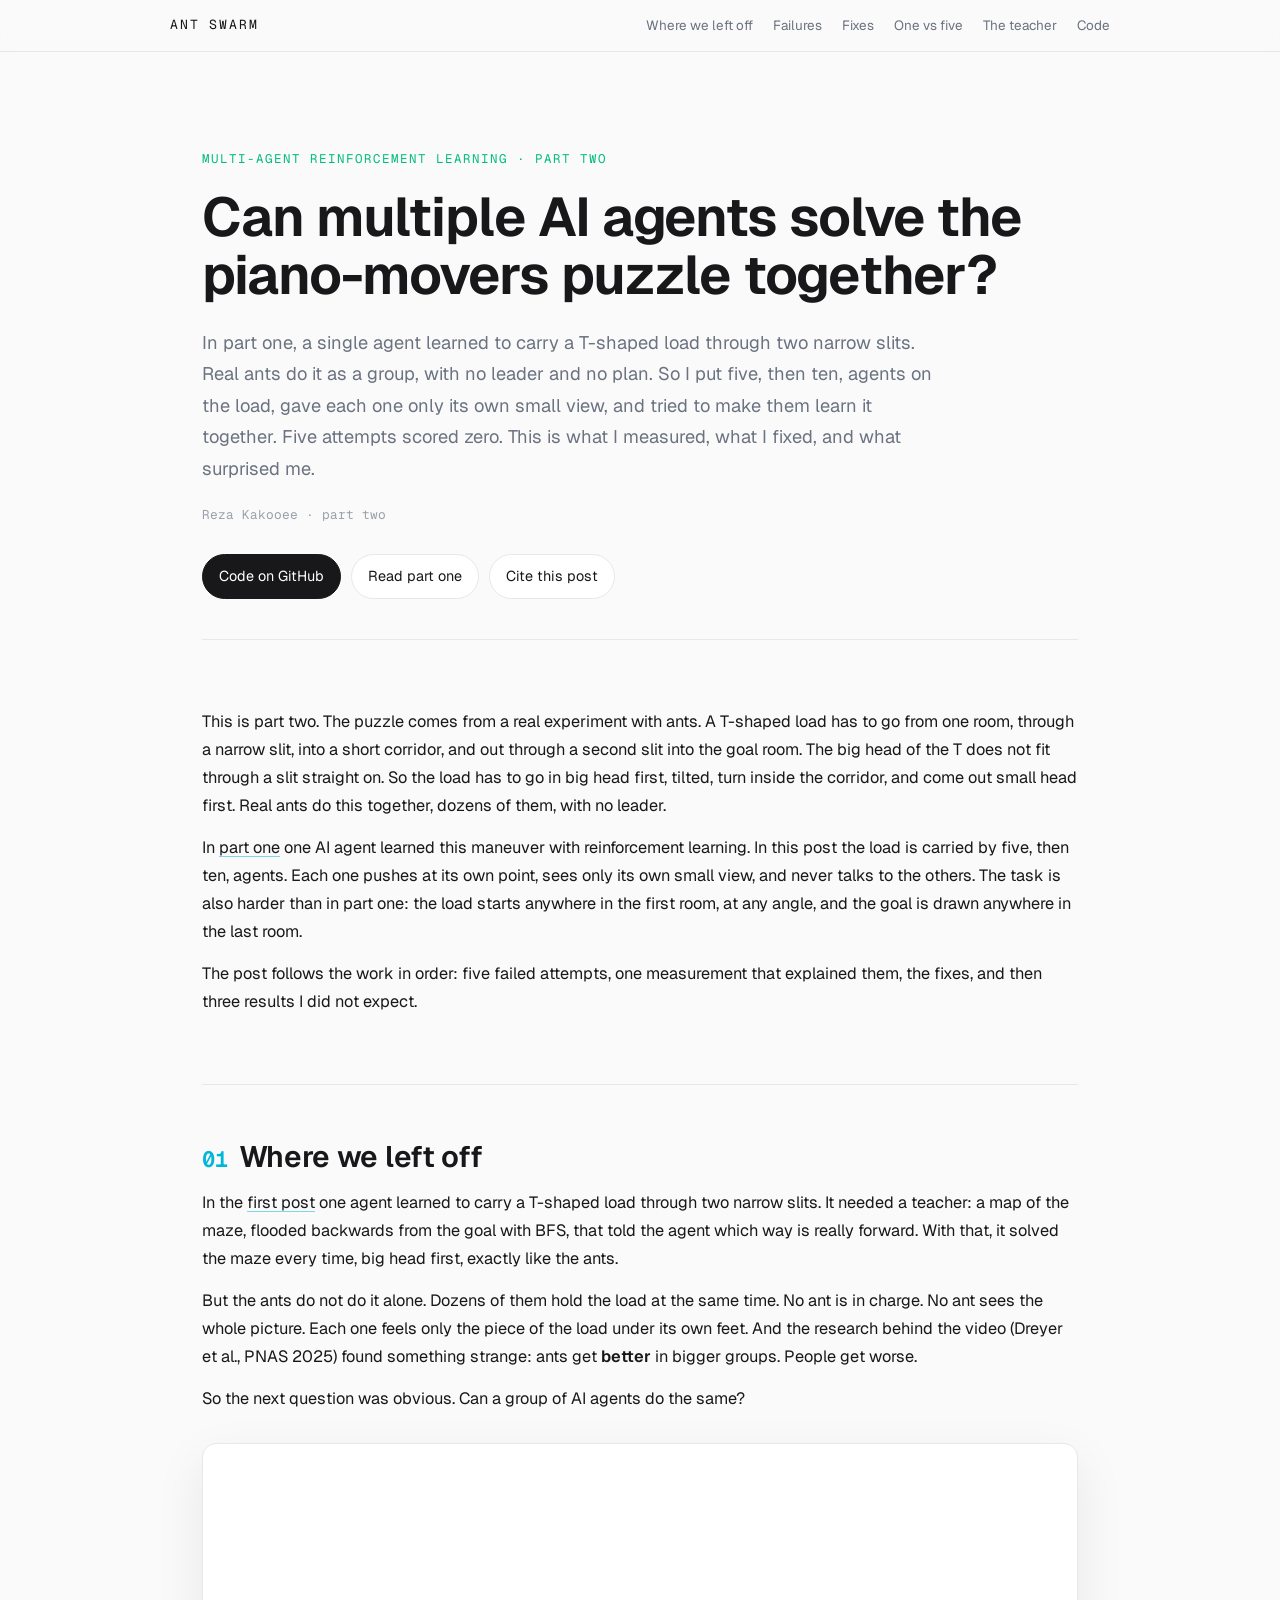
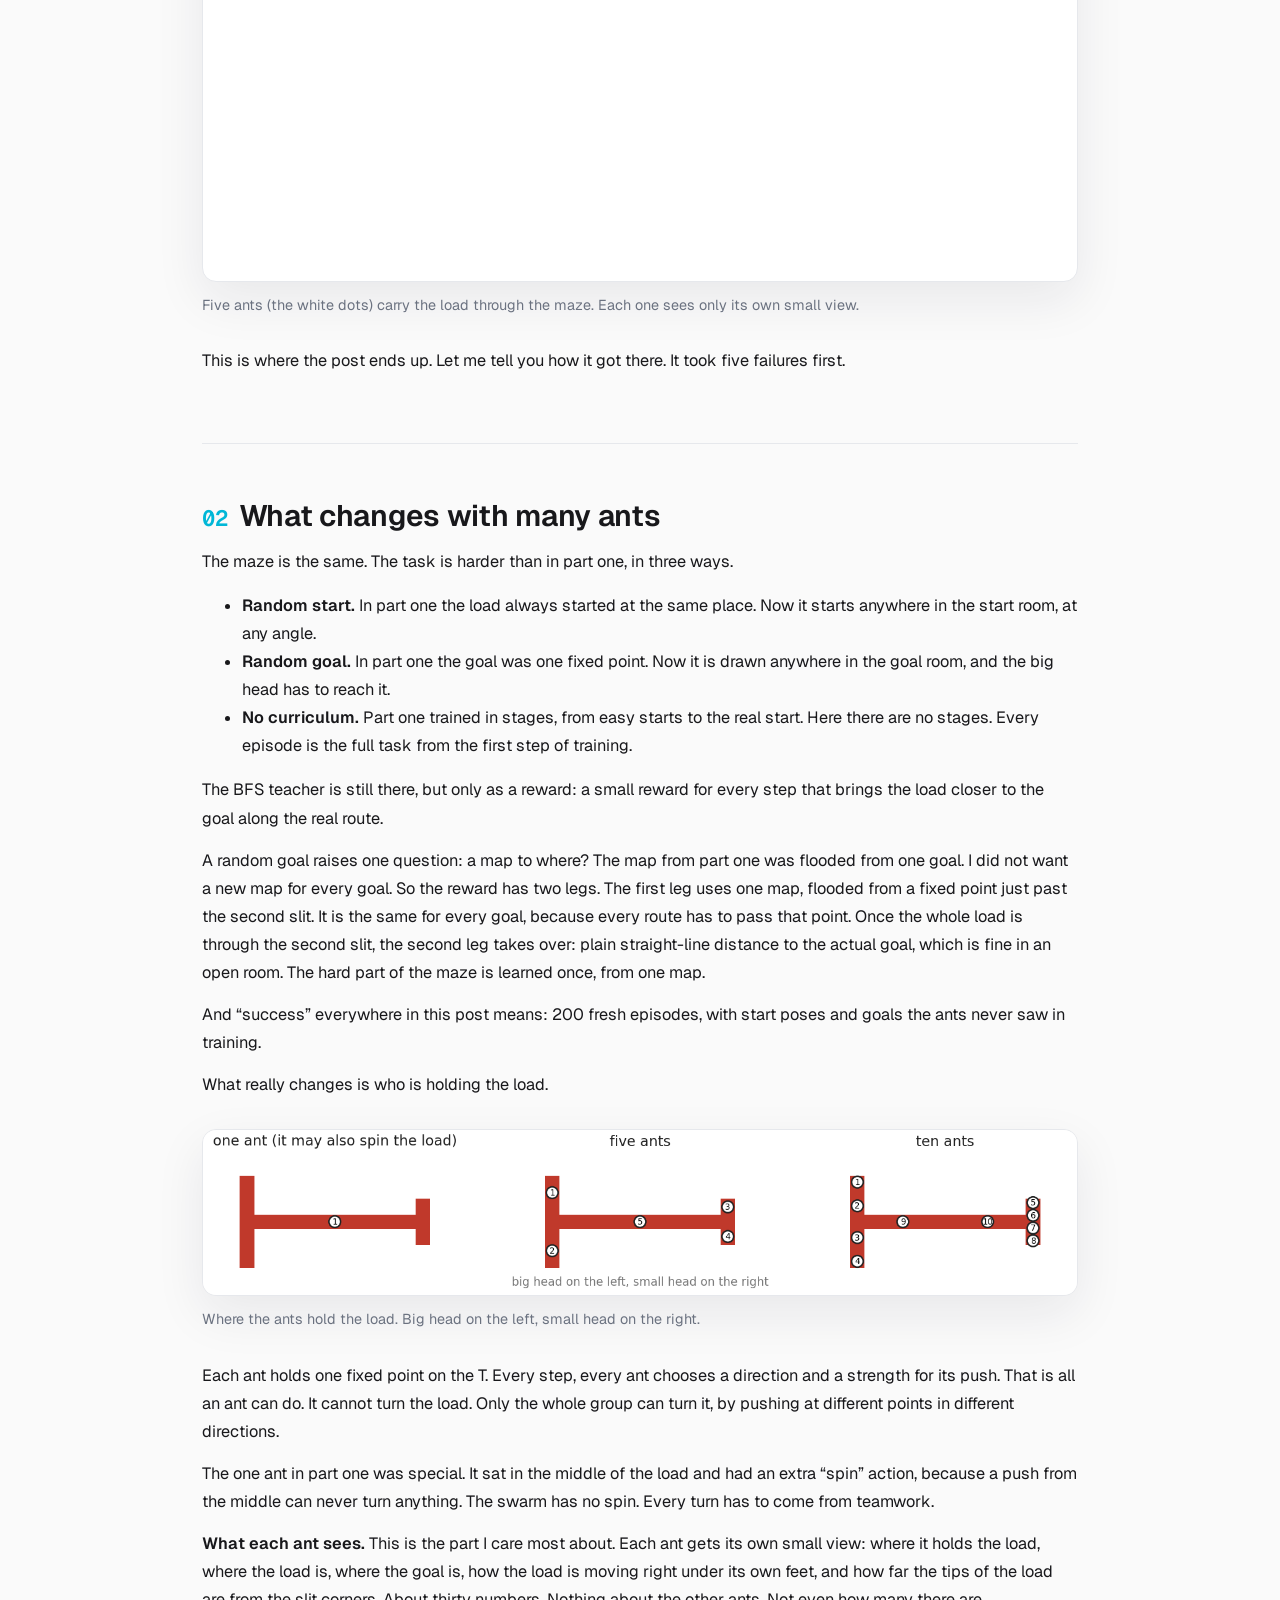
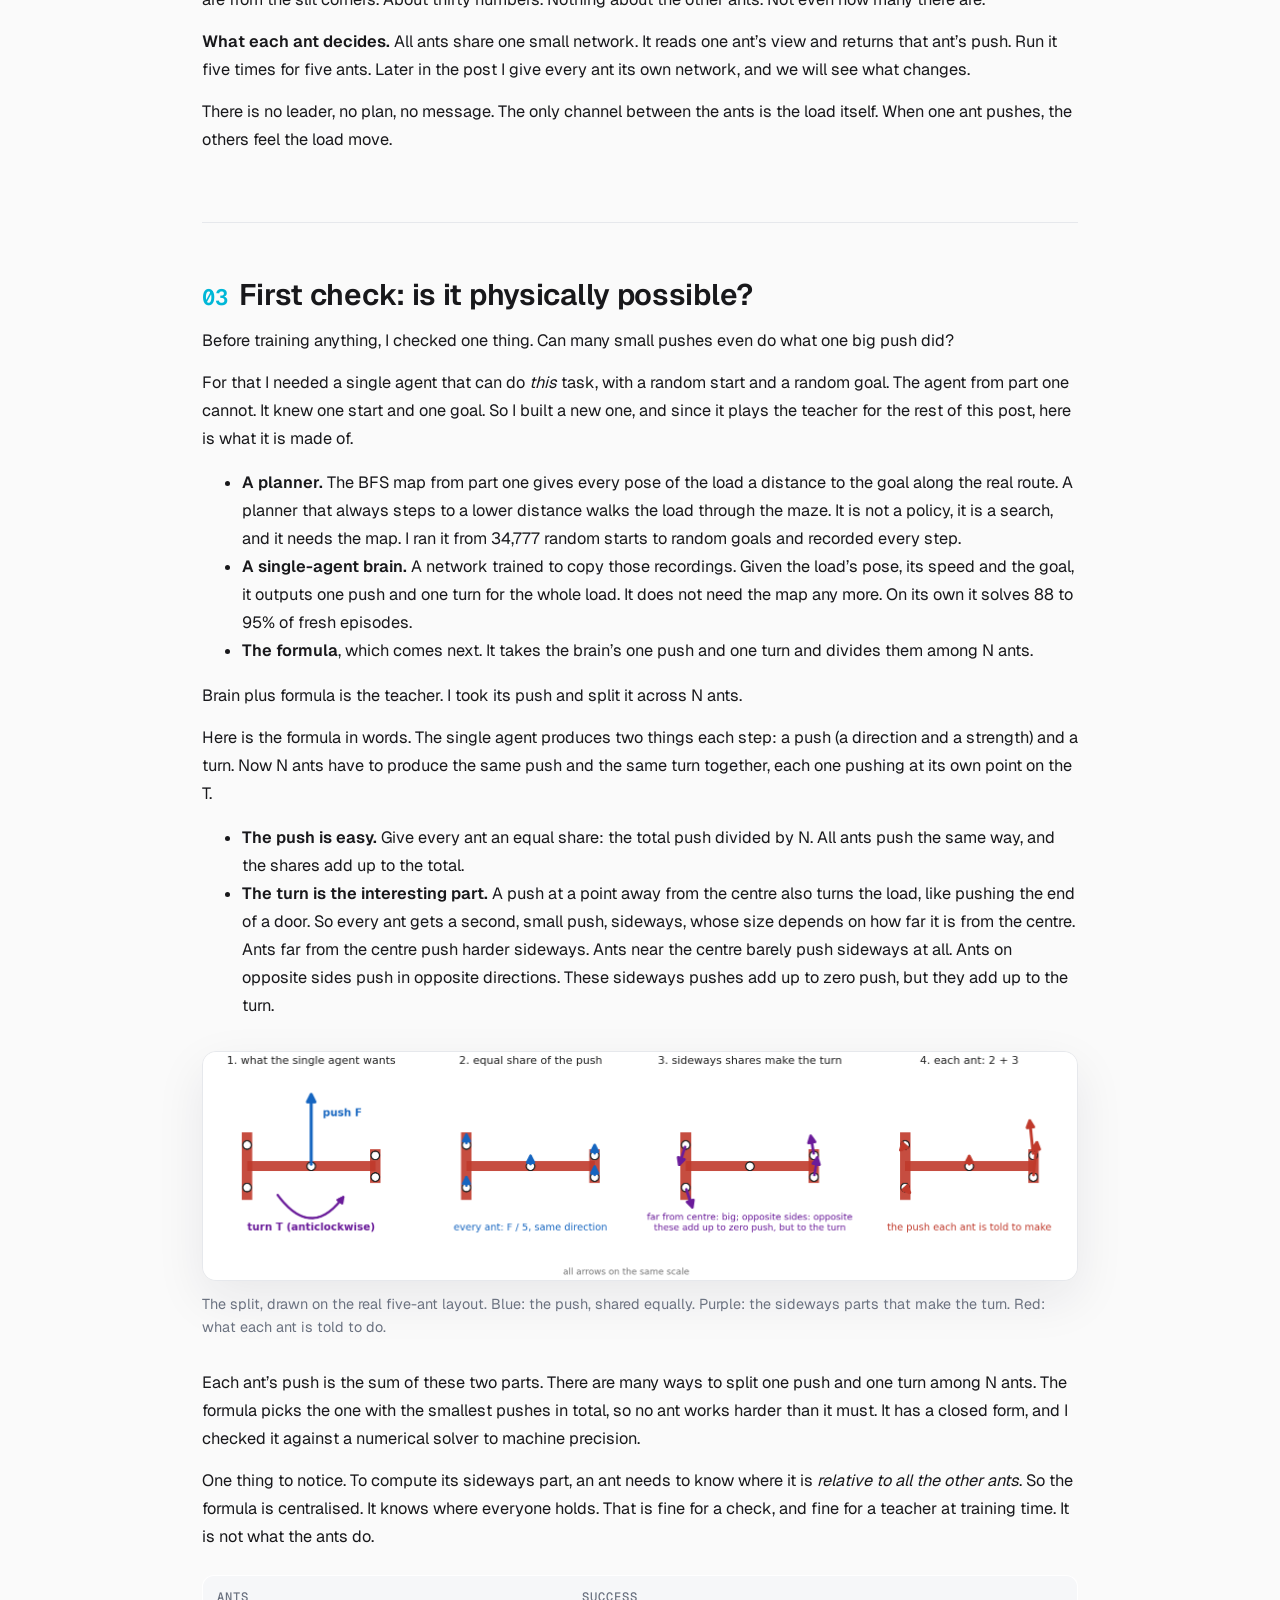
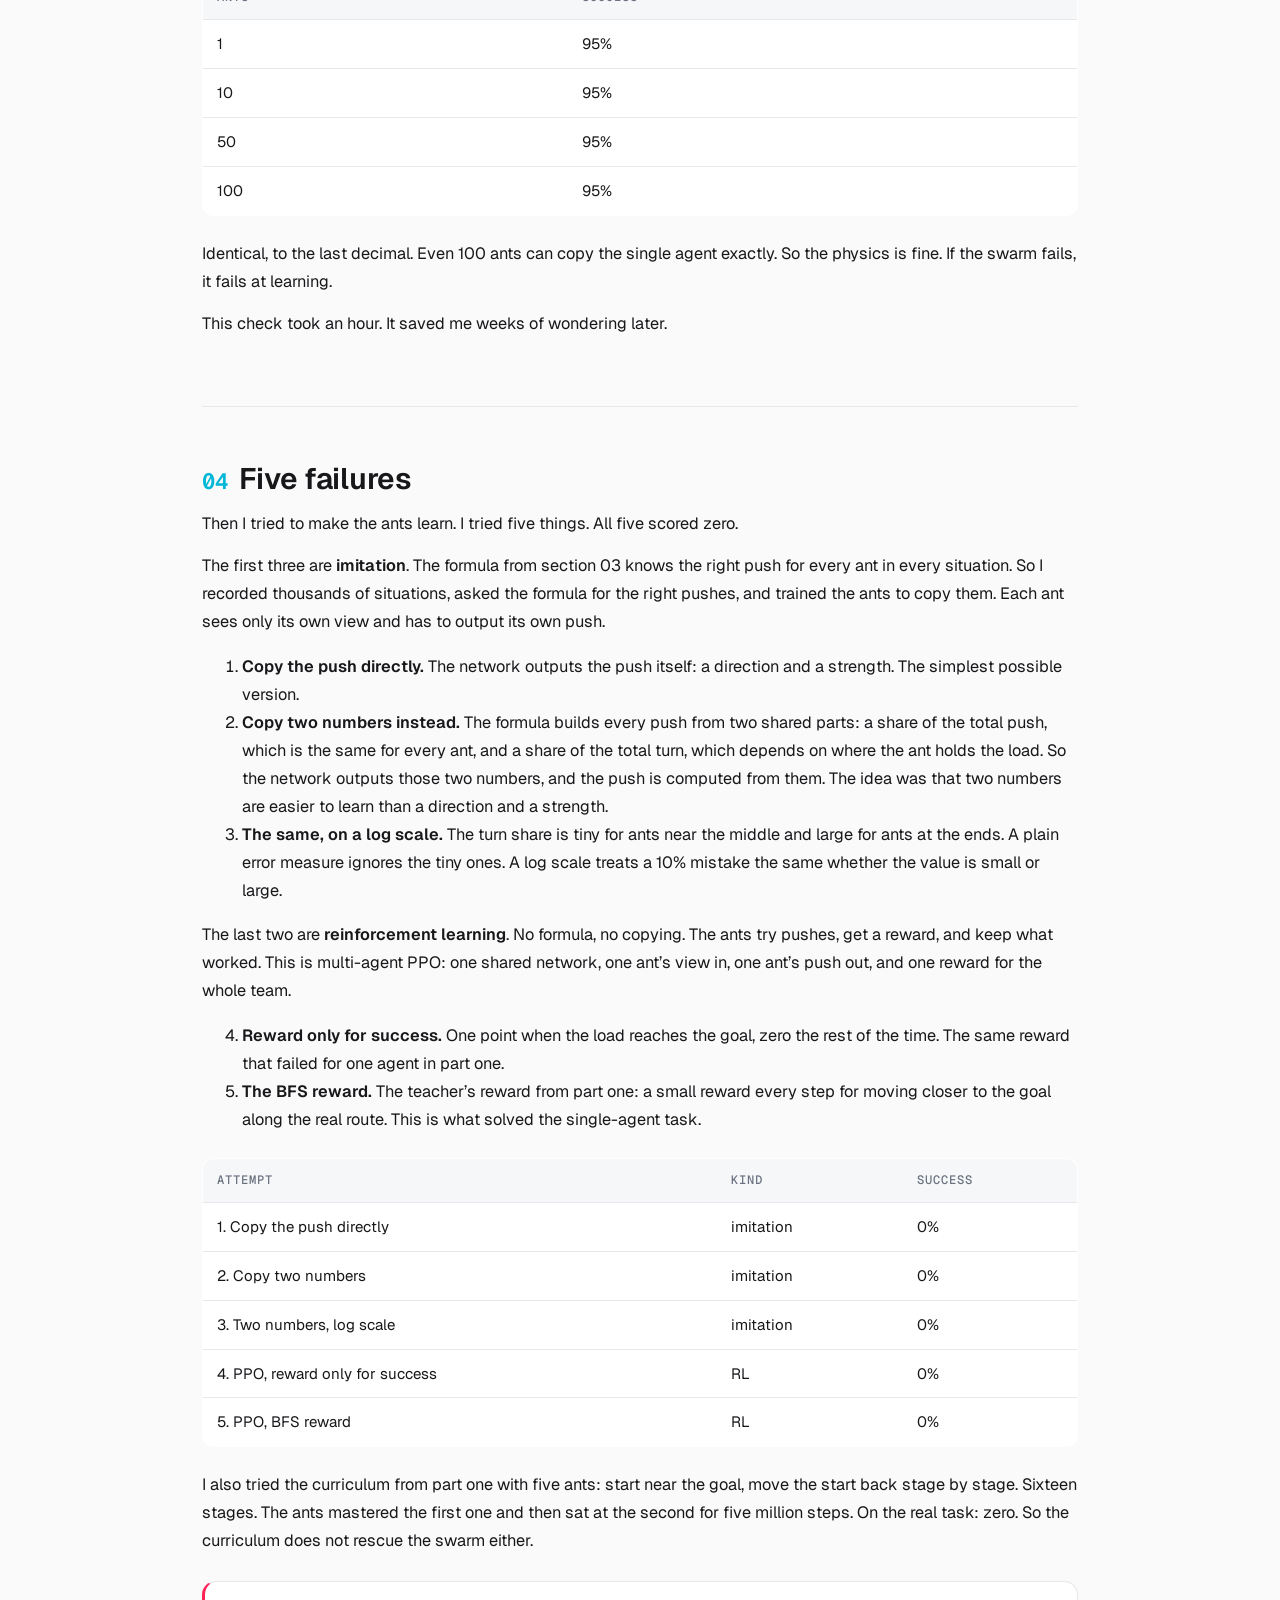
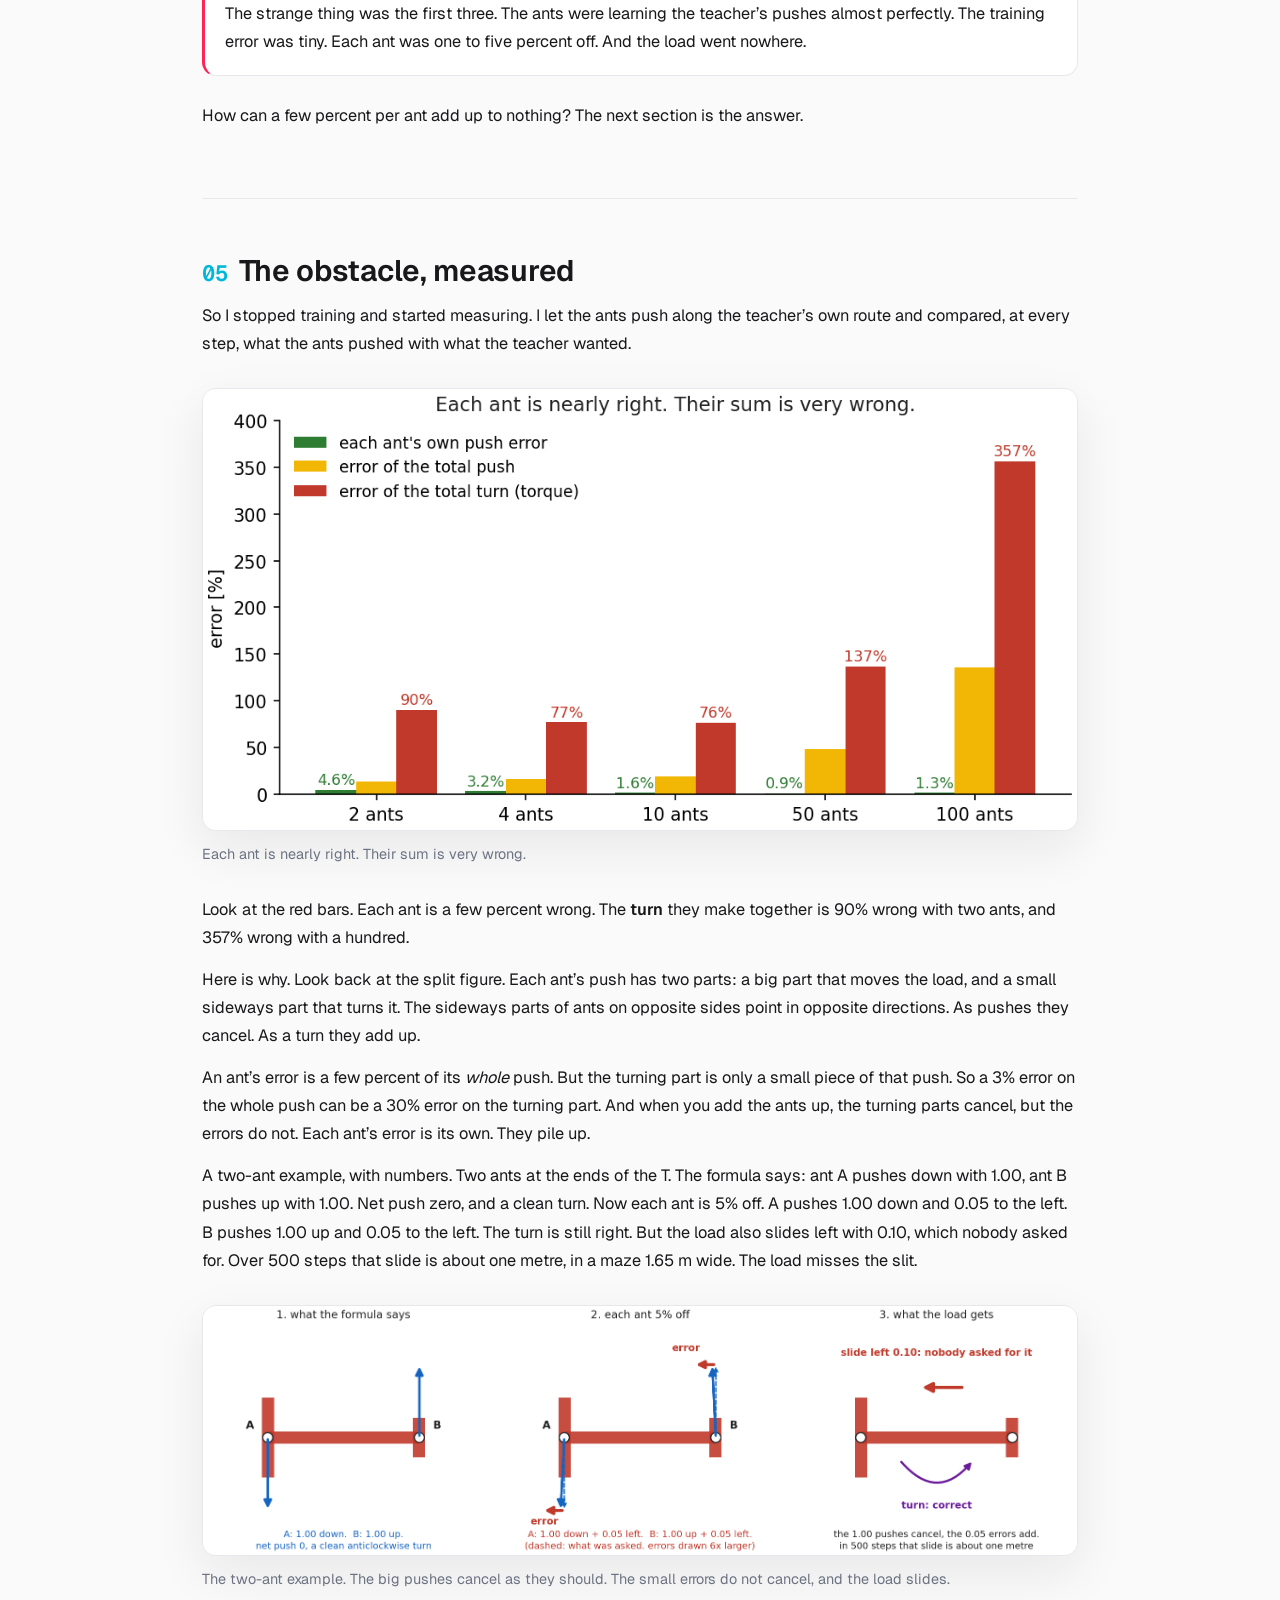
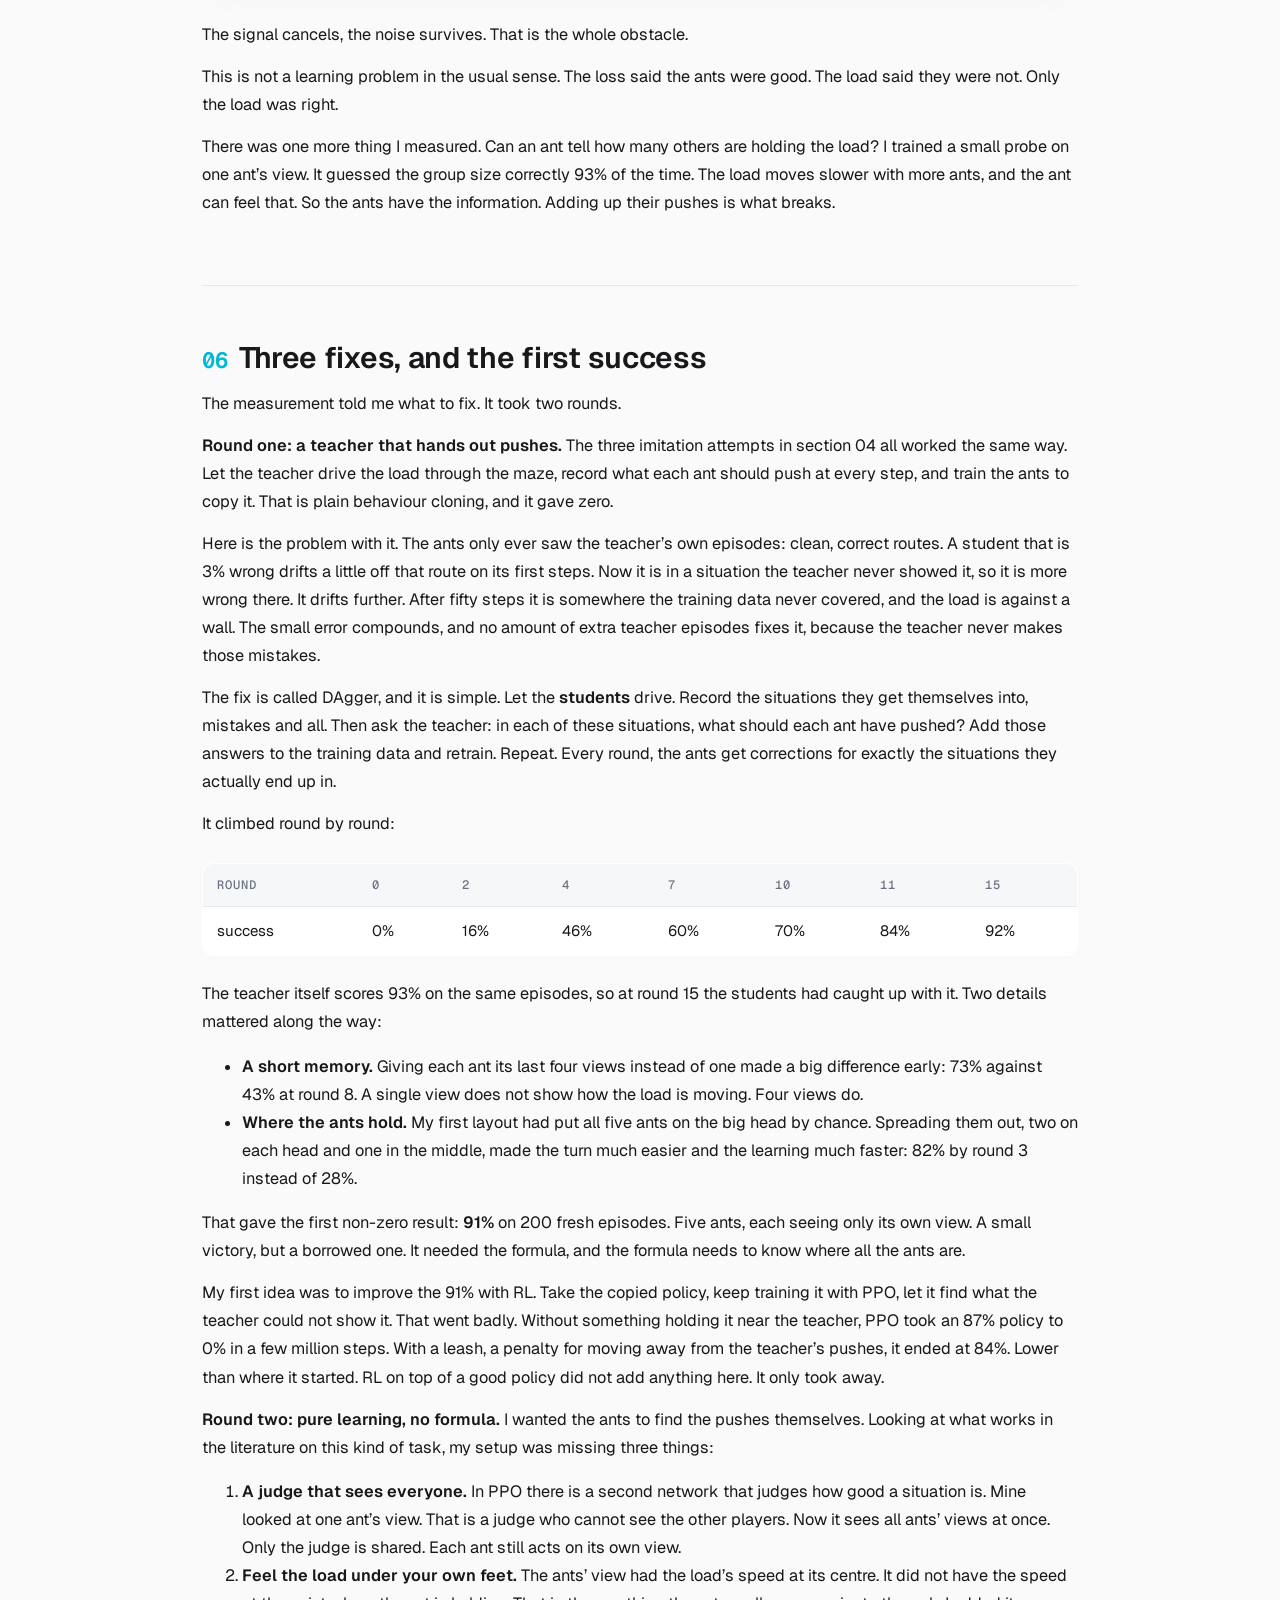
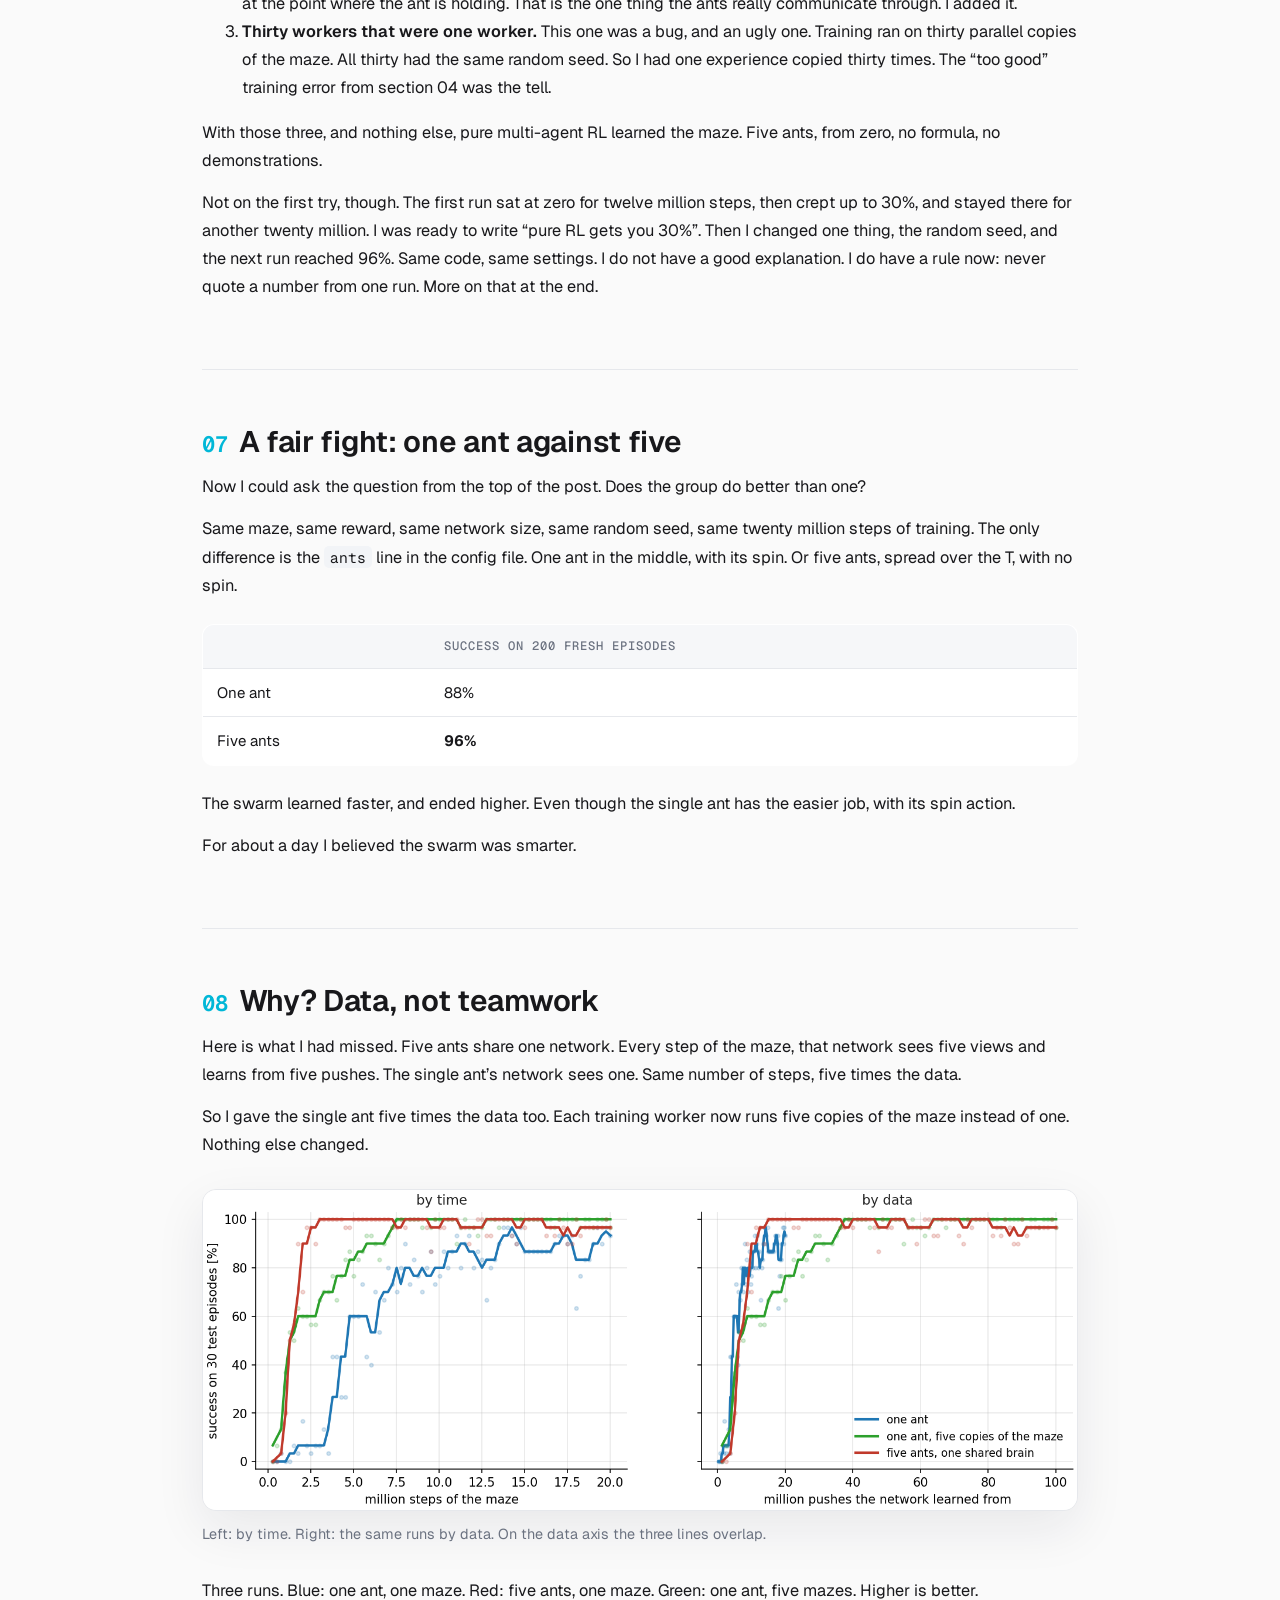
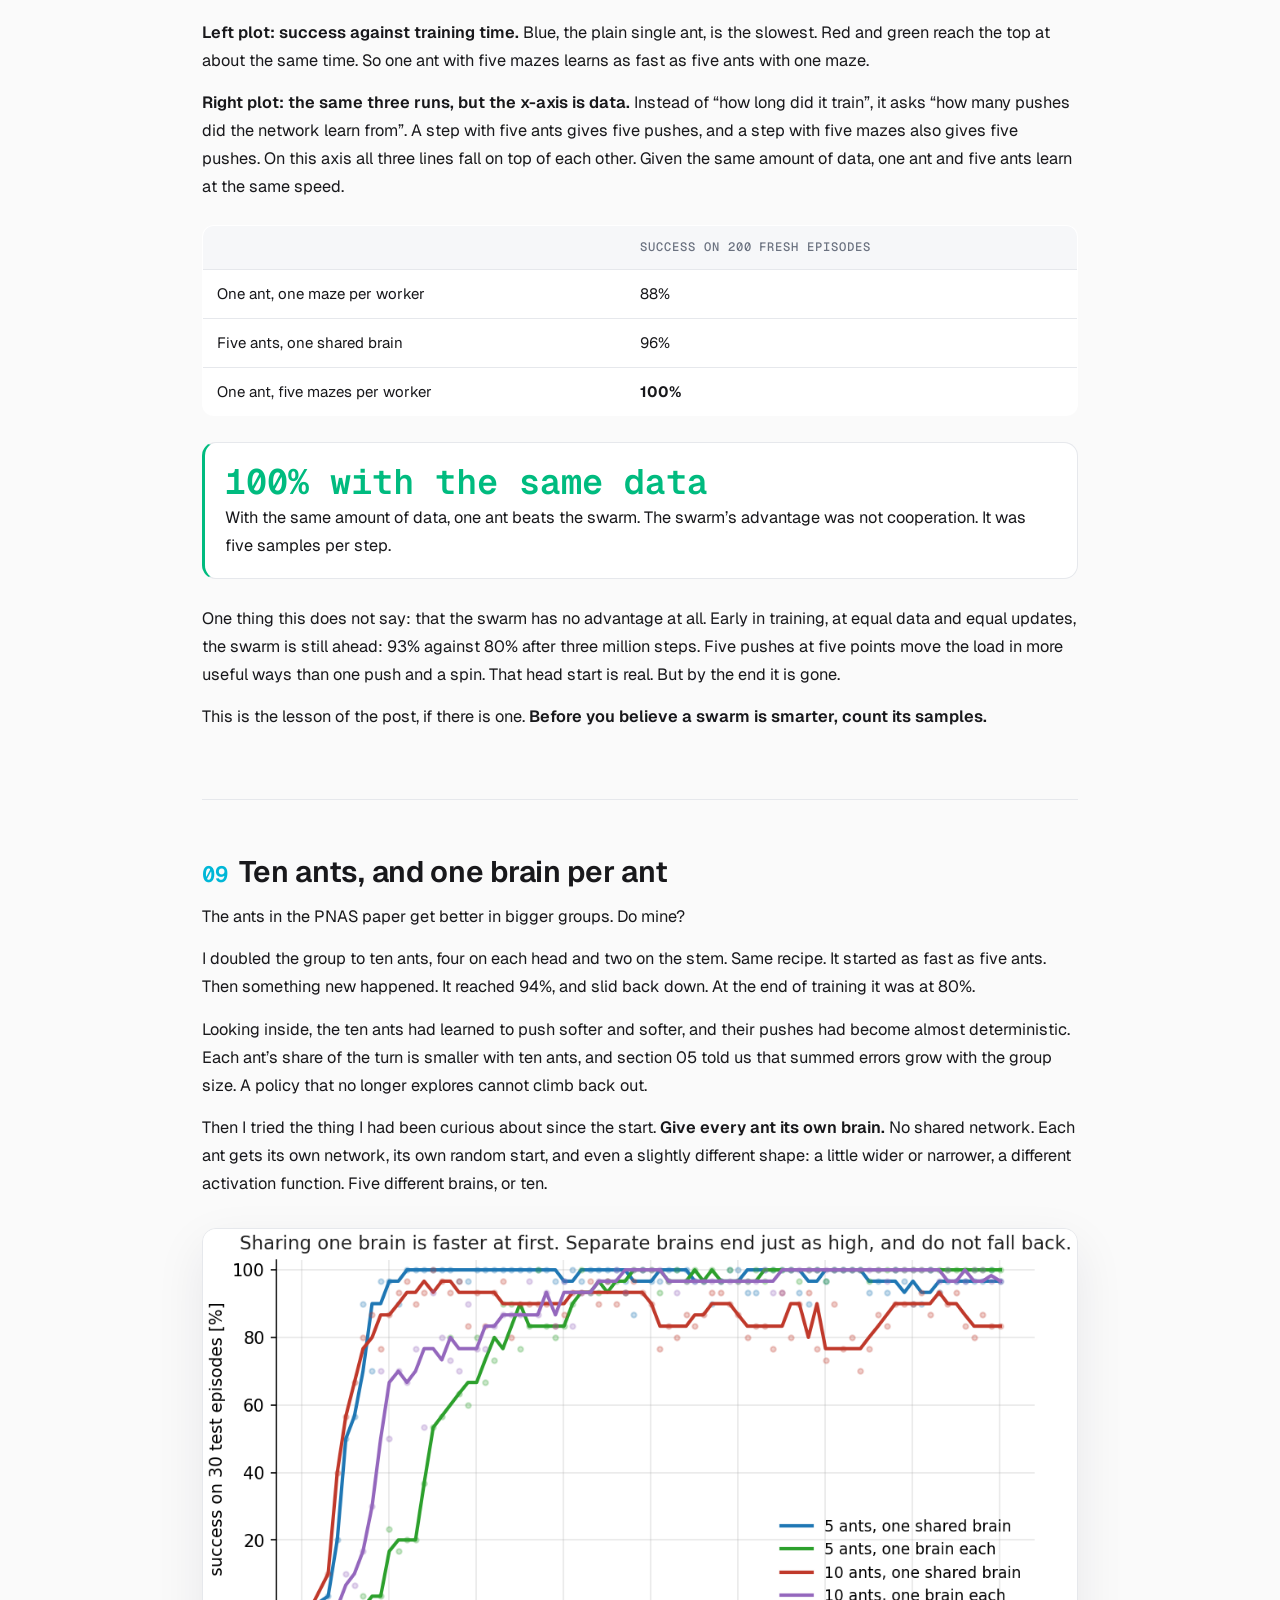
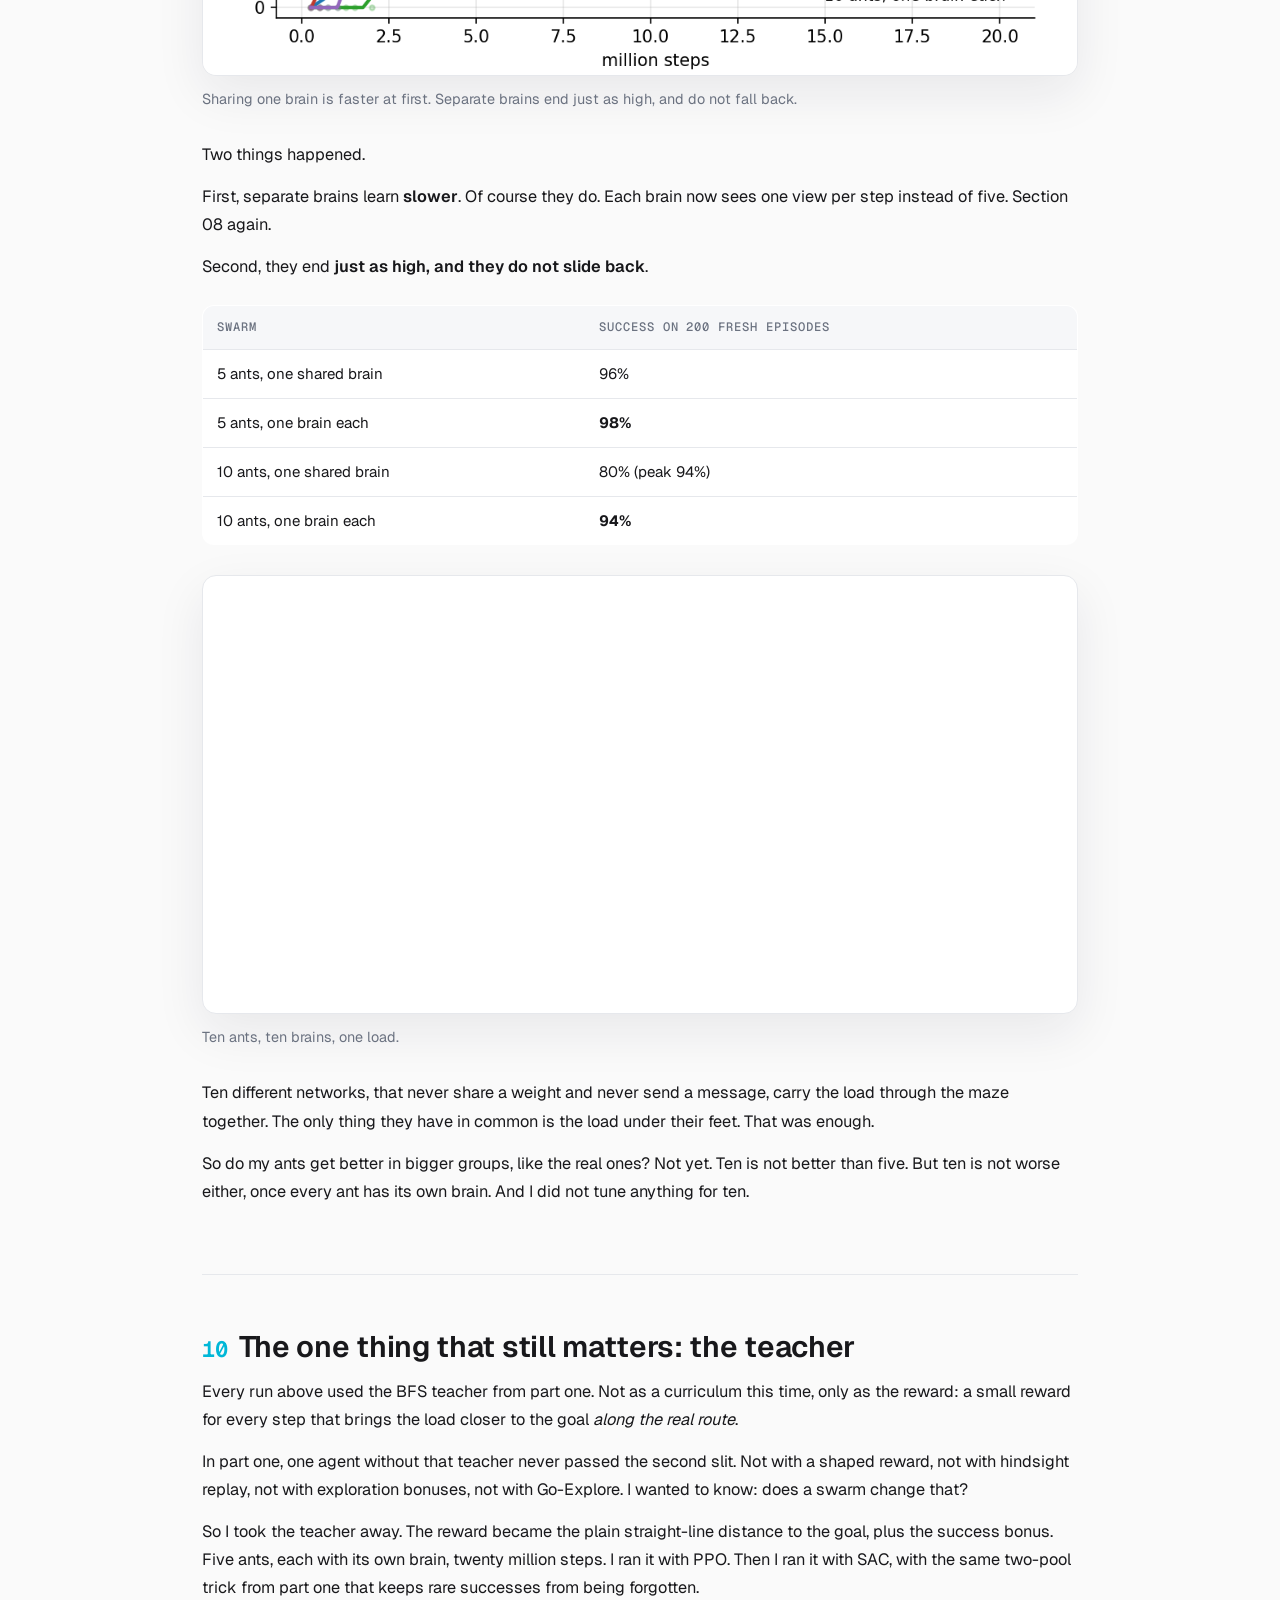
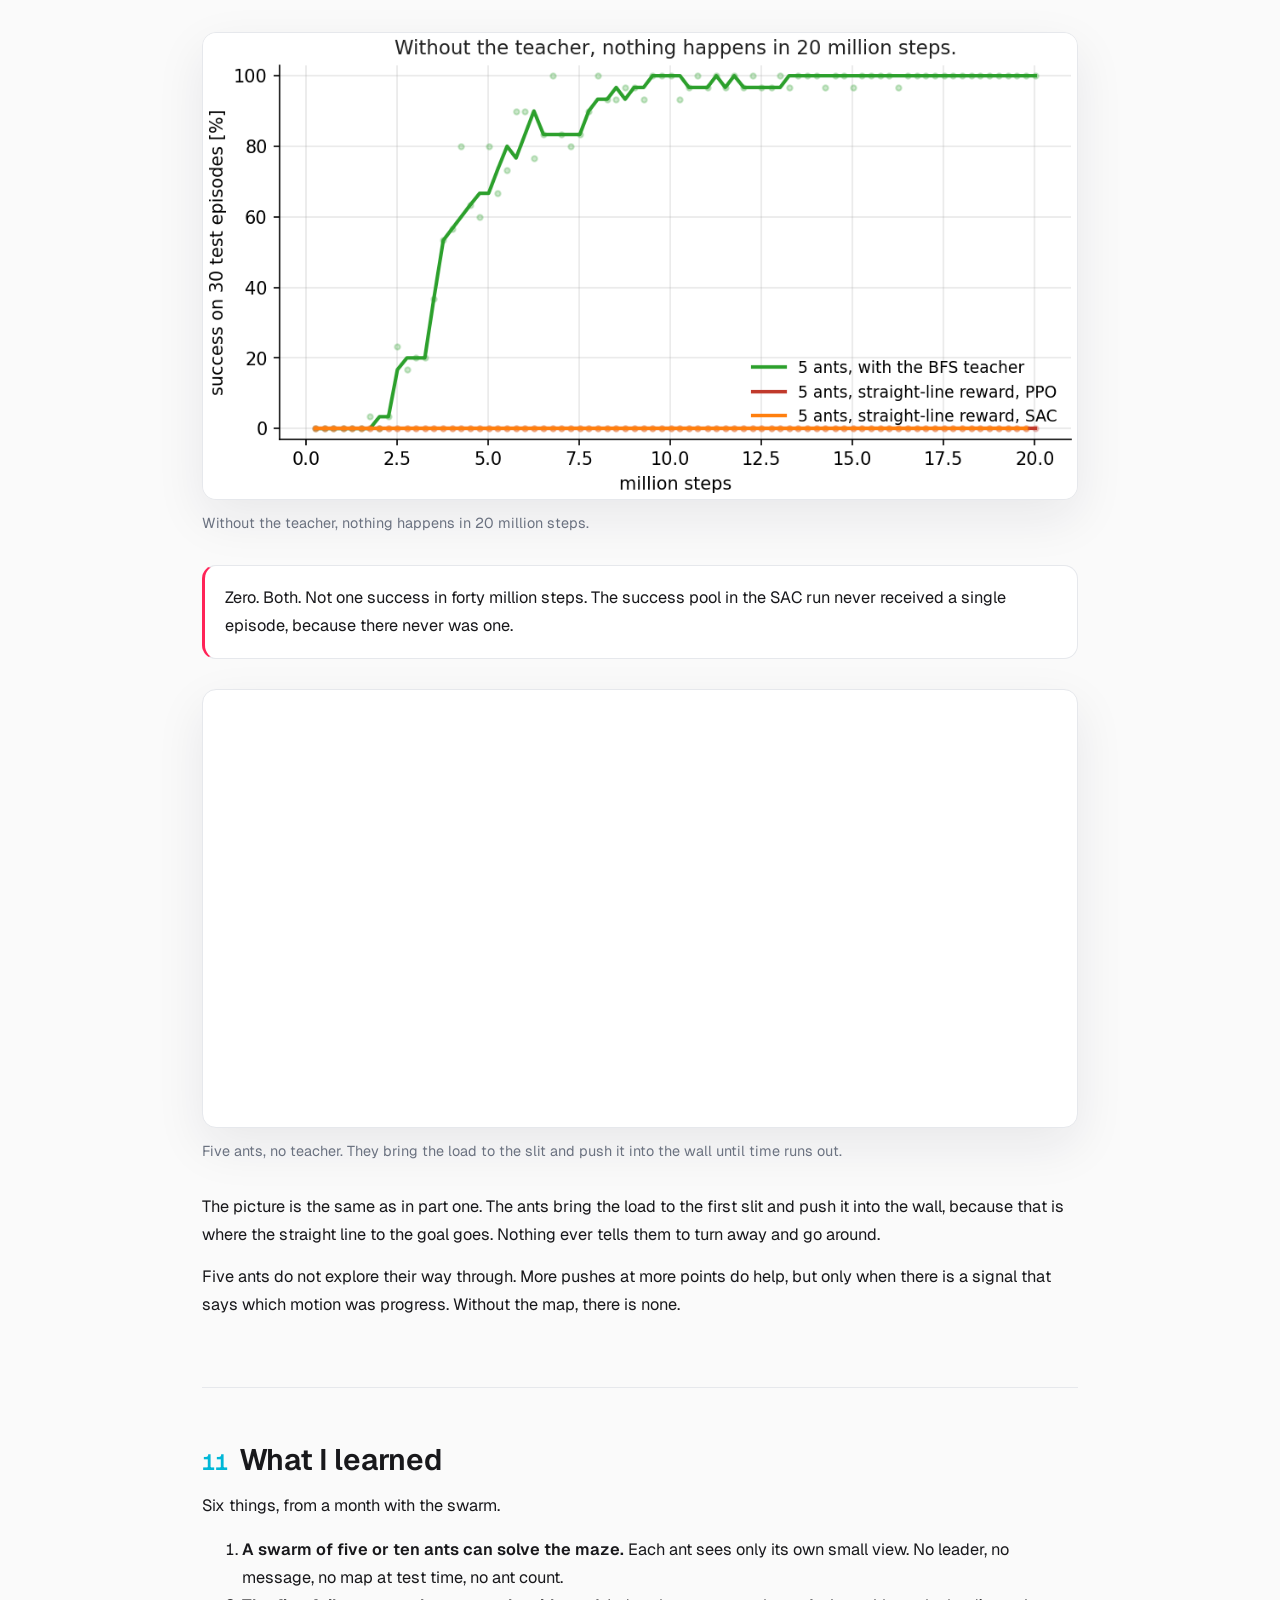
<file: blogs/02-can-a-swarm-solve-the-ant-puzzle/ant-swarm-rl/index.html>
<!doctype html>
<html lang="en">
  <head>
    <meta charset="utf-8">
    <meta name="viewport" content="width=device-width, initial-scale=1">
    <title>Can multiple AI agents solve the piano-movers puzzle together?</title>
    <meta name="description" content="Five and ten AI ants, each seeing only its own small view, learn to carry a T-shaped load through two narrow slits — after five failures, one measured obstacle, and a surprise about why the swarm looked smarter.">
    <meta property="og:title" content="Can multiple AI agents solve the piano-movers puzzle together?">
    <meta property="og:description" content="Part two of the ant piano-movers project: many agents on one load, no leader, no messages. What failed, what was measured, what finally worked.">
    <meta property="og:type" content="article">
    <meta property="og:image" content="https://rezakakooee.github.io/ant-swarm-rl/assets/ant_layouts.png">
    <link rel="preconnect" href="https://fonts.googleapis.com">
    <link rel="preconnect" href="https://fonts.gstatic.com" crossorigin>
    <link href="https://fonts.googleapis.com/css2?family=Geist:wght@400;500;600;700&family=Geist+Mono:wght@400;500&display=swap" rel="stylesheet">
    <link rel="stylesheet" href="styles.css">
  </head>
  <body>
    <header class="topbar">
      <div class="inner">
        <a class="mark" href="#top">Ant&nbsp;Swarm</a>
        <nav aria-label="Page sections">
          <a href="#recap">Where we left off</a>
          <a href="#failures">Failures</a>
          <a href="#fixes">Fixes</a>
          <a href="#fair">One vs five</a>
          <a href="#teacher">The teacher</a>
          <a href="#code">Code</a>
        </nav>
      </div>
    </header>

    <main id="top">
      <div class="wrap">
        <section class="hero">
          <p class="eyebrow">Multi-agent reinforcement learning &middot; part two</p>
          <h1>Can multiple AI agents solve the piano-movers puzzle together?</h1>
          <p class="lede">
            In part one, a single agent learned to carry a T-shaped load through two
            narrow slits. Real ants do it as a group, with no leader and no plan. So I
            put five, then ten, agents on the load, gave each one only its own small
            view, and tried to make them learn it together. Five attempts scored zero.
            This is what I measured, what I fixed, and what surprised me.
          </p>
          <p class="byline">Reza Kakooee &middot; part two</p>
          <div class="actions">
            <a class="button button--primary" href="https://github.com/RezaKakooee/ant-piano-movers-rl">Code on GitHub</a>
            <a class="button" href="https://rezakakooee.github.io/ant-piano-movers-rl/">Read part one</a>
            <a class="button" href="#cite">Cite this post</a>
          </div>
        </section>

        <!-- intro ------------------------------------------------------ -->
        <section class="section" id="intro">
          <p>
            This is part two. The puzzle comes from a real experiment
            with ants. A T-shaped load has to go from one room, through a narrow slit,
            into a short corridor, and out through a second slit into the goal room. The
            big head of the T does not fit through a slit straight on. So the load has to
            go in big head first, tilted, turn inside the corridor, and come out small
            head first. Real ants do this together, dozens of them, with no leader.
          </p>
          <p>
            In <a href="https://rezakakooee.github.io/ant-piano-movers-rl/">part one</a>
            one AI agent learned this maneuver with reinforcement learning. In this post
            the load is carried by five, then ten, agents. Each one pushes at its own
            point, sees only its own small view, and never talks to the others. The task
            is also harder than in part one: the load starts anywhere in the first room,
            at any angle, and the goal is drawn anywhere in the last room.
          </p>
          <p>
            The post follows the work in order: five failed attempts, one measurement
            that explained them, the fixes, and then three results I did not expect.
          </p>
        </section>

        <!-- 1 ---------------------------------------------------------- -->
        <section class="section" id="recap">
          <h2><span class="num">01</span>Where we left off</h2>
          <p>
            In the <a href="https://rezakakooee.github.io/ant-piano-movers-rl/">first post</a>
            one agent learned to carry a T-shaped load through two narrow slits. It needed
            a teacher: a map of the maze, flooded backwards from the goal with BFS, that
            told the agent which way is really forward. With that, it solved the maze
            every time, big head first, exactly like the ants.
          </p>
          <p>
            But the ants do not do it alone. Dozens of them hold the load at the same
            time. No ant is in charge. No ant sees the whole picture. Each one feels only
            the piece of the load under its own feet. And the research behind the video
            (Dreyer et&nbsp;al., PNAS 2025) found something strange: ants get
            <strong>better</strong> in bigger groups. People get worse.
          </p>
          <p>So the next question was obvious. Can a group of AI agents do the same?</p>
          <figure>
            <video src="assets/swarm5_success.mp4" autoplay loop muted playsinline></video>
            <figcaption>Five ants (the white dots) carry the load through the maze. Each one sees only its own small view.</figcaption>
          </figure>
          <p>
            This is where the post ends up. Let me tell you how it got there. It took
            five failures first.
          </p>
        </section>

        <!-- 2 ---------------------------------------------------------- -->
        <section class="section" id="setup">
          <h2><span class="num">02</span>What changes with many ants</h2>
          <p>The maze is the same. The task is harder than in part one, in three ways.</p>
          <ul>
            <li>
              <strong>Random start.</strong> In part one the load always started at the
              same place. Now it starts anywhere in the start room, at any angle.
            </li>
            <li>
              <strong>Random goal.</strong> In part one the goal was one fixed point. Now
              it is drawn anywhere in the goal room, and the big head has to reach it.
            </li>
            <li>
              <strong>No curriculum.</strong> Part one trained in stages, from easy starts
              to the real start. Here there are no stages. Every episode is the full task
              from the first step of training.
            </li>
          </ul>
          <p>
            The BFS teacher is still there, but only as a reward: a small reward for every
            step that brings the load closer to the goal along the real route.
          </p>
          <p>
            A random goal raises one question: a map to where? The map from part one was
            flooded from one goal. I did not want a new map for every goal. So the reward
            has two legs. The first leg uses one map, flooded from a fixed point just past
            the second slit. It is the same for every goal, because every route has to
            pass that point. Once the whole load is through the second slit, the second
            leg takes over: plain straight-line distance to the actual goal, which is fine
            in an open room. The hard part of the maze is learned once, from one map.
          </p>
          <p>
            And &ldquo;success&rdquo; everywhere in this post means: 200 fresh episodes,
            with start poses and goals the ants never saw in training.
          </p>
          <p>What really changes is who is holding the load.</p>
          <figure>
            <img src="assets/ant_layouts.png" alt="The T-shaped load with one, five and ten attachment points marked.">
            <figcaption>Where the ants hold the load. Big head on the left, small head on the right.</figcaption>
          </figure>
          <p>
            Each ant holds one fixed point on the T. Every step, every ant chooses a
            direction and a strength for its push. That is all an ant can do. It cannot
            turn the load. Only the whole group can turn it, by pushing at different
            points in different directions.
          </p>
          <p>
            The one ant in part one was special. It sat in the middle of the load and had
            an extra &ldquo;spin&rdquo; action, because a push from the middle can never
            turn anything. The swarm has no spin. Every turn has to come from teamwork.
          </p>
          <p>
            <strong>What each ant sees.</strong> This is the part I care most about. Each
            ant gets its own small view: where it holds the load, where the load is,
            where the goal is, how the load is moving right under its own feet, and how
            far the tips of the load are from the slit corners. About thirty numbers.
            Nothing about the other ants. Not even how many there are.
          </p>
          <p>
            <strong>What each ant decides.</strong> All ants share one small network. It
            reads one ant&rsquo;s view and returns that ant&rsquo;s push. Run it five
            times for five ants. Later in the post I give every ant its own network, and
            we will see what changes.
          </p>
          <p>
            There is no leader, no plan, no message. The only channel between the ants is
            the load itself. When one ant pushes, the others feel the load move.
          </p>
        </section>

        <!-- 3 ---------------------------------------------------------- -->
        <section class="section" id="physics">
          <h2><span class="num">03</span>First check: is it physically possible?</h2>
          <p>
            Before training anything, I checked one thing. Can many small pushes even do
            what one big push did?
          </p>
          <p>
            For that I needed a single agent that can do <em>this</em> task, with a
            random start and a random goal. The agent from part one cannot. It knew one
            start and one goal. So I built a new one, and since it plays the teacher for
            the rest of this post, here is what it is made of.
          </p>
          <ul>
            <li>
              <strong>A planner.</strong> The BFS map from part one gives every pose of
              the load a distance to the goal along the real route. A planner that always
              steps to a lower distance walks the load through the maze. It is not a
              policy, it is a search, and it needs the map. I ran it from 34,777 random
              starts to random goals and recorded every step.
            </li>
            <li>
              <strong>A single-agent brain.</strong> A network trained to copy those
              recordings. Given the load&rsquo;s pose, its speed and the goal, it outputs
              one push and one turn for the whole load. It does not need the map any
              more. On its own it solves 88 to 95% of fresh episodes.
            </li>
            <li>
              <strong>The formula</strong>, which comes next. It takes the brain&rsquo;s
              one push and one turn and divides them among N ants.
            </li>
          </ul>
          <p>Brain plus formula is the teacher. I took its push and split it across N ants.</p>
          <p>
            Here is the formula in words. The single agent produces two things each
            step: a push (a direction and a strength) and a turn. Now N ants have to
            produce the same push and the same turn together, each one pushing at its
            own point on the T.
          </p>
          <ul>
            <li>
              <strong>The push is easy.</strong> Give every ant an equal share: the total
              push divided by N. All ants push the same way, and the shares add up to
              the total.
            </li>
            <li>
              <strong>The turn is the interesting part.</strong> A push at a point away
              from the centre also turns the load, like pushing the end of a door. So
              every ant gets a second, small push, sideways, whose size depends on how
              far it is from the centre. Ants far from the centre push harder sideways.
              Ants near the centre barely push sideways at all. Ants on opposite sides
              push in opposite directions. These sideways pushes add up to zero push,
              but they add up to the turn.
            </li>
          </ul>
          <figure>
            <img src="assets/split_formula.png" alt="The split formula in four panels: the single agent's push and turn, the equal push shares, the sideways turn shares, and their sum per ant.">
            <figcaption>The split, drawn on the real five-ant layout. Blue: the push, shared equally. Purple: the sideways parts that make the turn. Red: what each ant is told to do.</figcaption>
          </figure>
          <p>
            Each ant&rsquo;s push is the sum of these two parts. There are many ways to
            split one push and one turn among N ants. The formula picks the one with the
            smallest pushes in total, so no ant works harder than it must. It has a
            closed form, and I checked it against a numerical solver to machine
            precision.
          </p>
          <p>
            One thing to notice. To compute its sideways part, an ant needs to know where
            it is <em>relative to all the other ants</em>. So the formula is
            centralised. It knows where everyone holds. That is fine for a check, and
            fine for a teacher at training time. It is not what the ants do.
          </p>
          <table>
            <thead><tr><th>Ants</th><th>Success</th></tr></thead>
            <tbody>
              <tr><td>1</td><td>95%</td></tr>
              <tr><td>10</td><td>95%</td></tr>
              <tr><td>50</td><td>95%</td></tr>
              <tr><td>100</td><td>95%</td></tr>
            </tbody>
          </table>
          <p>
            Identical, to the last decimal. Even 100 ants can copy the single agent
            exactly. So the physics is fine. If the swarm fails, it fails at learning.
          </p>
          <p>This check took an hour. It saved me weeks of wondering later.</p>
        </section>

        <!-- 4 ---------------------------------------------------------- -->
        <section class="section" id="failures">
          <h2><span class="num">04</span>Five failures</h2>
          <p>
            Then I tried to make the ants learn. I tried five things. All five scored
            zero.
          </p>
          <p>
            The first three are <strong>imitation</strong>. The formula from section 03
            knows the right push for every ant in every situation. So I recorded
            thousands of situations, asked the formula for the right pushes, and trained
            the ants to copy them. Each ant sees only its own view and has to output its
            own push.
          </p>
          <ol>
            <li>
              <strong>Copy the push directly.</strong> The network outputs the push
              itself: a direction and a strength. The simplest possible version.
            </li>
            <li>
              <strong>Copy two numbers instead.</strong> The formula builds every push
              from two shared parts: a share of the total push, which is the same for
              every ant, and a share of the total turn, which depends on where the ant
              holds the load. So the network outputs those two numbers, and the push is
              computed from them. The idea was that two numbers are easier to learn than
              a direction and a strength.
            </li>
            <li>
              <strong>The same, on a log scale.</strong> The turn share is tiny for ants
              near the middle and large for ants at the ends. A plain error measure
              ignores the tiny ones. A log scale treats a 10% mistake the same whether
              the value is small or large.
            </li>
          </ol>
          <p>
            The last two are <strong>reinforcement learning</strong>. No formula, no
            copying. The ants try pushes, get a reward, and keep what worked. This is
            multi-agent PPO: one shared network, one ant&rsquo;s view in, one ant&rsquo;s
            push out, and one reward for the whole team.
          </p>
          <ol start="4">
            <li>
              <strong>Reward only for success.</strong> One point when the load reaches
              the goal, zero the rest of the time. The same reward that failed for one
              agent in part one.
            </li>
            <li>
              <strong>The BFS reward.</strong> The teacher&rsquo;s reward from part one: a
              small reward every step for moving closer to the goal along the real
              route. This is what solved the single-agent task.
            </li>
          </ol>
          <table>
            <thead><tr><th>Attempt</th><th>Kind</th><th>Success</th></tr></thead>
            <tbody>
              <tr><td>1. Copy the push directly</td><td>imitation</td><td>0%</td></tr>
              <tr><td>2. Copy two numbers</td><td>imitation</td><td>0%</td></tr>
              <tr><td>3. Two numbers, log scale</td><td>imitation</td><td>0%</td></tr>
              <tr><td>4. PPO, reward only for success</td><td>RL</td><td>0%</td></tr>
              <tr><td>5. PPO, BFS reward</td><td>RL</td><td>0%</td></tr>
            </tbody>
          </table>
          <p>
            I also tried the curriculum from part one with five ants: start near the goal,
            move the start back stage by stage. Sixteen stages. The ants mastered the first
            one and then sat at the second for five million steps. On the real task: zero.
            So the curriculum does not rescue the swarm either.
          </p>
          <div class="callout callout--fail">
            <p>
              The strange thing was the first three. The ants were learning the
              teacher&rsquo;s pushes almost perfectly. The training error was tiny. Each
              ant was one to five percent off. And the load went nowhere.
            </p>
          </div>
          <p>How can a few percent per ant add up to nothing? The next section is the answer.</p>
        </section>

        <!-- 5 ---------------------------------------------------------- -->
        <section class="section" id="obstacle">
          <h2><span class="num">05</span>The obstacle, measured</h2>
          <p>
            So I stopped training and started measuring. I let the ants push along the
            teacher&rsquo;s own route and compared, at every step, what the ants pushed
            with what the teacher wanted.
          </p>
          <figure>
            <img src="assets/wrench_errors.png" alt="Bar chart: each ant's own error is a few percent, the error of the total turn is 90 to 357 percent.">
            <figcaption>Each ant is nearly right. Their sum is very wrong.</figcaption>
          </figure>
          <p>
            Look at the red bars. Each ant is a few percent wrong. The <strong>turn</strong>
            they make together is 90% wrong with two ants, and 357% wrong with a hundred.
          </p>
          <p>
            Here is why. Look back at the split figure. Each ant&rsquo;s push has two
            parts: a big part that moves the load, and a small sideways part that turns
            it. The sideways parts of ants on opposite sides point in opposite
            directions. As pushes they cancel. As a turn they add up.
          </p>
          <p>
            An ant&rsquo;s error is a few percent of its <em>whole</em> push. But the
            turning part is only a small piece of that push. So a 3% error on the whole
            push can be a 30% error on the turning part. And when you add the ants up,
            the turning parts cancel, but the errors do not. Each ant&rsquo;s error is
            its own. They pile up.
          </p>
          <p>
            A two-ant example, with numbers. Two ants at the ends of the T. The formula
            says: ant A pushes down with 1.00, ant B pushes up with 1.00. Net push zero,
            and a clean turn. Now each ant is 5% off. A pushes 1.00 down and 0.05 to the
            left. B pushes 1.00 up and 0.05 to the left. The turn is still right. But
            the load also slides left with 0.10, which nobody asked for. Over 500 steps
            that slide is about one metre, in a maze 1.65 m wide. The load misses the
            slit.
          </p>
          <figure>
            <img src="assets/cancel_example.png" alt="Two ants: the formula's pushes, the same pushes with a 5 percent error each, and what the load gets: the right turn plus a slide nobody asked for.">
            <figcaption>The two-ant example. The big pushes cancel as they should. The small errors do not cancel, and the load slides.</figcaption>
          </figure>
          <p>The signal cancels, the noise survives. That is the whole obstacle.</p>
          <p>
            This is not a learning problem in the usual sense. The loss said the ants
            were good. The load said they were not. Only the load was right.
          </p>
          <p>
            There was one more thing I measured. Can an ant tell how many others are
            holding the load? I trained a small probe on one ant&rsquo;s view. It guessed
            the group size correctly 93% of the time. The load moves slower with more
            ants, and the ant can feel that. So the ants have the information. Adding up
            their pushes is what breaks.
          </p>
        </section>

        <!-- 6 ---------------------------------------------------------- -->
        <section class="section" id="fixes">
          <h2><span class="num">06</span>Three fixes, and the first success</h2>
          <p>The measurement told me what to fix. It took two rounds.</p>
          <p>
            <strong>Round one: a teacher that hands out pushes.</strong> The three
            imitation attempts in section 04 all worked the same way. Let the teacher
            drive the load through the maze, record what each ant should push at every
            step, and train the ants to copy it. That is plain behaviour cloning, and it
            gave zero.
          </p>
          <p>
            Here is the problem with it. The ants only ever saw the teacher&rsquo;s own
            episodes: clean, correct routes. A student that is 3% wrong drifts a little
            off that route on its first steps. Now it is in a situation the teacher never
            showed it, so it is more wrong there. It drifts further. After fifty steps it
            is somewhere the training data never covered, and the load is against a wall.
            The small error compounds, and no amount of extra teacher episodes fixes it,
            because the teacher never makes those mistakes.
          </p>
          <p>
            The fix is called DAgger, and it is simple. Let the <strong>students</strong>
            drive. Record the situations they get themselves into, mistakes and all. Then
            ask the teacher: in each of these situations, what should each ant have
            pushed? Add those answers to the training data and retrain. Repeat. Every
            round, the ants get corrections for exactly the situations they actually end
            up in.
          </p>
          <p>It climbed round by round:</p>
          <table>
            <thead><tr><th>round</th><th>0</th><th>2</th><th>4</th><th>7</th><th>10</th><th>11</th><th>15</th></tr></thead>
            <tbody><tr><td>success</td><td>0%</td><td>16%</td><td>46%</td><td>60%</td><td>70%</td><td>84%</td><td>92%</td></tr></tbody>
          </table>
          <p>
            The teacher itself scores 93% on the same episodes, so at round 15 the
            students had caught up with it. Two details mattered along the way:
          </p>
          <ul>
            <li>
              <strong>A short memory.</strong> Giving each ant its last four views instead
              of one made a big difference early: 73% against 43% at round 8. A single
              view does not show how the load is moving. Four views do.
            </li>
            <li>
              <strong>Where the ants hold.</strong> My first layout had put all five ants
              on the big head by chance. Spreading them out, two on each head and one in
              the middle, made the turn much easier and the learning much faster: 82% by
              round 3 instead of 28%.
            </li>
          </ul>
          <p>
            That gave the first non-zero result: <strong>91%</strong> on 200 fresh
            episodes. Five ants, each seeing only its own view. A small victory, but a
            borrowed one. It needed the formula, and the formula needs to know where all
            the ants are.
          </p>
          <p>
            My first idea was to improve the 91% with RL. Take the copied policy, keep
            training it with PPO, let it find what the teacher could not show it. That
            went badly. Without something holding it near the teacher, PPO took an 87%
            policy to 0% in a few million steps. With a leash, a penalty for moving away
            from the teacher&rsquo;s pushes, it ended at 84%. Lower than where it started.
            RL on top of a good policy did not add anything here. It only took away.
          </p>
          <p>
            <strong>Round two: pure learning, no formula.</strong> I wanted the ants to
            find the pushes themselves. Looking at what works in the literature on this
            kind of task, my setup was missing three things:
          </p>
          <ol>
            <li>
              <strong>A judge that sees everyone.</strong> In PPO there is a second
              network that judges how good a situation is. Mine looked at one
              ant&rsquo;s view. That is a judge who cannot see the other players. Now it
              sees all ants&rsquo; views at once. Only the judge is shared. Each ant still
              acts on its own view.
            </li>
            <li>
              <strong>Feel the load under your own feet.</strong> The ants&rsquo; view had
              the load&rsquo;s speed at its centre. It did not have the speed at the point
              where the ant is holding. That is the one thing the ants really
              communicate through. I added it.
            </li>
            <li>
              <strong>Thirty workers that were one worker.</strong> This one was a bug,
              and an ugly one. Training ran on thirty parallel copies of the maze. All
              thirty had the same random seed. So I had one experience copied thirty
              times. The &ldquo;too good&rdquo; training error from section 04 was the
              tell.
            </li>
          </ol>
          <p>
            With those three, and nothing else, pure multi-agent RL learned the maze.
            Five ants, from zero, no formula, no demonstrations.
          </p>
          <p>
            Not on the first try, though. The first run sat at zero for twelve million
            steps, then crept up to 30%, and stayed there for another twenty million. I
            was ready to write &ldquo;pure RL gets you 30%&rdquo;. Then I changed one
            thing, the random seed, and the next run reached 96%. Same code, same
            settings. I do not have a good explanation. I do have a rule now: never quote
            a number from one run. More on that at the end.
          </p>
        </section>

        <!-- 7 ---------------------------------------------------------- -->
        <section class="section" id="fair">
          <h2><span class="num">07</span>A fair fight: one ant against five</h2>
          <p>
            Now I could ask the question from the top of the post. Does the group do
            better than one?
          </p>
          <p>
            Same maze, same reward, same network size, same random seed, same twenty
            million steps of training. The only difference is the <code>ants</code> line
            in the config file. One ant in the middle, with its spin. Or five ants,
            spread over the T, with no spin.
          </p>
          <table>
            <thead><tr><th></th><th>Success on 200 fresh episodes</th></tr></thead>
            <tbody>
              <tr><td>One ant</td><td>88%</td></tr>
              <tr><td>Five ants</td><td><strong>96%</strong></td></tr>
            </tbody>
          </table>
          <p>
            The swarm learned faster, and ended higher. Even though the single ant has
            the easier job, with its spin action.
          </p>
          <p>For about a day I believed the swarm was smarter.</p>
        </section>

        <!-- 8 ---------------------------------------------------------- -->
        <section class="section" id="data">
          <h2><span class="num">08</span>Why? Data, not teamwork</h2>
          <p>
            Here is what I had missed. Five ants share one network. Every step of the
            maze, that network sees five views and learns from five pushes. The single
            ant&rsquo;s network sees one. Same number of steps, five times the data.
          </p>
          <p>
            So I gave the single ant five times the data too. Each training worker now
            runs five copies of the maze instead of one. Nothing else changed.
          </p>
          <figure>
            <img src="assets/swarm_vs_single_samples.png" alt="Two plots: success by training steps, and success by number of pushes learned from. On the data axis all three runs overlap.">
            <figcaption>Left: by time. Right: the same runs by data. On the data axis the three lines overlap.</figcaption>
          </figure>
          <p>
            Three runs. Blue: one ant, one maze. Red: five ants, one maze. Green: one
            ant, five mazes. Higher is better.
          </p>
          <p>
            <strong>Left plot: success against training time.</strong> Blue, the plain
            single ant, is the slowest. Red and green reach the top at about the same
            time. So one ant with five mazes learns as fast as five ants with one maze.
          </p>
          <p>
            <strong>Right plot: the same three runs, but the x-axis is data.</strong>
            Instead of &ldquo;how long did it train&rdquo;, it asks &ldquo;how many pushes
            did the network learn from&rdquo;. A step with five ants gives five pushes,
            and a step with five mazes also gives five pushes. On this axis all three
            lines fall on top of each other. Given the same amount of data, one ant and
            five ants learn at the same speed.
          </p>
          <table>
            <thead><tr><th></th><th>Success on 200 fresh episodes</th></tr></thead>
            <tbody>
              <tr><td>One ant, one maze per worker</td><td>88%</td></tr>
              <tr><td>Five ants, one shared brain</td><td>96%</td></tr>
              <tr><td>One ant, five mazes per worker</td><td><strong>100%</strong></td></tr>
            </tbody>
          </table>
          <div class="callout callout--result">
            <p>
              <span class="result-number">100% with the same data</span>
              With the same amount of data, one ant beats the swarm. The swarm&rsquo;s
              advantage was not cooperation. It was five samples per step.
            </p>
          </div>
          <p>
            One thing this does not say: that the swarm has no advantage at all. Early
            in training, at equal data and equal updates, the swarm is still ahead: 93%
            against 80% after three million steps. Five pushes at five points move the load in more
            useful ways than one push and a spin. That head start is real. But by the end
            it is gone.
          </p>
          <p>
            This is the lesson of the post, if there is one. <strong>Before you believe a
            swarm is smarter, count its samples.</strong>
          </p>
        </section>

        <!-- 9 ---------------------------------------------------------- -->
        <section class="section" id="ten">
          <h2><span class="num">09</span>Ten ants, and one brain per ant</h2>
          <p>The ants in the PNAS paper get better in bigger groups. Do mine?</p>
          <p>
            I doubled the group to ten ants, four on each head and two on the stem. Same
            recipe. It started as fast as five ants. Then something new happened. It
            reached 94%, and slid back down. At the end of training it was at 80%.
          </p>
          <p>
            Looking inside, the ten ants had learned to push softer and softer, and their
            pushes had become almost deterministic. Each ant&rsquo;s share of the turn is
            smaller with ten ants, and section 05 told us that summed errors grow with
            the group size. A policy that no longer explores cannot climb back out.
          </p>
          <p>
            Then I tried the thing I had been curious about since the start.
            <strong>Give every ant its own brain.</strong> No shared network. Each ant
            gets its own network, its own random start, and even a slightly different
            shape: a little wider or narrower, a different activation function. Five
            different brains, or ten.
          </p>
          <figure>
            <img src="assets/shared_vs_independent.png" alt="Success over training for five and ten ants, with one shared brain or one brain per ant.">
            <figcaption>Sharing one brain is faster at first. Separate brains end just as high, and do not fall back.</figcaption>
          </figure>
          <p>Two things happened.</p>
          <p>
            First, separate brains learn <strong>slower</strong>. Of course they do. Each
            brain now sees one view per step instead of five. Section 08 again.
          </p>
          <p>Second, they end <strong>just as high, and they do not slide back</strong>.</p>
          <table>
            <thead><tr><th>Swarm</th><th>Success on 200 fresh episodes</th></tr></thead>
            <tbody>
              <tr><td>5 ants, one shared brain</td><td>96%</td></tr>
              <tr><td>5 ants, one brain each</td><td><strong>98%</strong></td></tr>
              <tr><td>10 ants, one shared brain</td><td>80% (peak 94%)</td></tr>
              <tr><td>10 ants, one brain each</td><td><strong>94%</strong></td></tr>
            </tbody>
          </table>
          <figure>
            <video src="assets/swarm10_success.mp4" autoplay loop muted playsinline></video>
            <figcaption>Ten ants, ten brains, one load.</figcaption>
          </figure>
          <p>
            Ten different networks, that never share a weight and never send a message,
            carry the load through the maze together. The only thing they have in common
            is the load under their feet. That was enough.
          </p>
          <p>
            So do my ants get better in bigger groups, like the real ones? Not yet. Ten
            is not better than five. But ten is not worse either, once every ant has its
            own brain. And I did not tune anything for ten.
          </p>
        </section>

        <!-- 10 --------------------------------------------------------- -->
        <section class="section" id="teacher">
          <h2><span class="num">10</span>The one thing that still matters: the teacher</h2>
          <p>
            Every run above used the BFS teacher from part one. Not as a curriculum this
            time, only as the reward: a small reward for every step that brings the load
            closer to the goal <em>along the real route</em>.
          </p>
          <p>
            In part one, one agent without that teacher never passed the second slit. Not
            with a shaped reward, not with hindsight replay, not with exploration bonuses,
            not with Go-Explore. I wanted to know: does a swarm change that?
          </p>
          <p>
            So I took the teacher away. The reward became the plain straight-line
            distance to the goal, plus the success bonus. Five ants, each with its own
            brain, twenty million steps. I ran it with PPO. Then I ran it with SAC, with
            the same two-pool trick from part one that keeps rare successes from being
            forgotten.
          </p>
          <figure>
            <img src="assets/no_map.png" alt="Success over training: with the BFS teacher the curve rises to 100 percent, without it two curves stay at zero.">
            <figcaption>Without the teacher, nothing happens in 20 million steps.</figcaption>
          </figure>
          <div class="callout callout--fail">
            <p>
              Zero. Both. Not one success in forty million steps. The success pool in the
              SAC run never received a single episode, because there never was one.
            </p>
          </div>
          <figure>
            <video src="assets/swarm5_nomap_stuck.mp4" autoplay loop muted playsinline></video>
            <figcaption>Five ants, no teacher. They bring the load to the slit and push it into the wall until time runs out.</figcaption>
          </figure>
          <p>
            The picture is the same as in part one. The ants bring the load to the first
            slit and push it into the wall, because that is where the straight line to
            the goal goes. Nothing ever tells them to turn away and go around.
          </p>
          <p>
            Five ants do not explore their way through. More pushes at more points do
            help, but only when there is a signal that says which motion was progress.
            Without the map, there is none.
          </p>
        </section>

        <!-- 11 --------------------------------------------------------- -->
        <section class="section" id="learned">
          <h2><span class="num">11</span>What I learned</h2>
          <p>Six things, from a month with the swarm.</p>
          <ol>
            <li>
              <strong>A swarm of five or ten ants can solve the maze.</strong> Each ant
              sees only its own small view. No leader, no message, no map at test time,
              no ant count.
            </li>
            <li>
              <strong>The five failures were bugs, not algorithms.</strong> A judge that
              saw one player. A view without the load&rsquo;s motion at the ant&rsquo;s
              feet. Thirty workers that were one. Each was measured before it was fixed.
            </li>
            <li>
              <strong>The swarm&rsquo;s speed was data, not teamwork.</strong> Give one
              ant the same data and it wins, 100% to 96%.
            </li>
            <li>
              <strong>Sharing a brain is optional.</strong> Ten different brains, no
              shared weights, cooperate fine. They learn slower and do not collapse.
            </li>
            <li>
              <strong>The BFS teacher is the one thing nothing replaces.</strong> With it,
              every recipe works. Without it, nothing crosses the second slit. Not one
              agent, not five, not PPO, not SAC.
            </li>
            <li>
              <strong>Test on episodes the agent never saw.</strong> Several numbers in
              this post were higher on the training evaluation. 98% became 91%. 100%
              became 85%. Every number here comes from 200 fresh episodes.
            </li>
          </ol>
        </section>

        <!-- 12 --------------------------------------------------------- -->
        <section class="section" id="open">
          <h2><span class="num">12</span>What stays open</h2>
          <p>Three things I did not solve.</p>
          <p>
            <strong>A new grip.</strong> Every swarm was trained with the ants at fixed
            points on the T. Move the ants to different points, and the success rate is
            zero. The ants learned the maze for their own grip, not for any grip. Real
            ants regrip all the time.
          </p>
          <p>
            <strong>Learning without the map.</strong> Part one and section 10 of this
            post say the same thing. Something has to tell the agents that turning away
            from the goal is progress. I do not know yet how to do that without a map of
            the maze.
          </p>
          <p>
            <strong>One seed.</strong> Every number in this post is one training run. An
            earlier run of the five-ant swarm, with a different seed, got 30%. The recipe
            is sensitive. Three seeds per number is the right next step.
          </p>
        </section>

        <!-- code ------------------------------------------------------- -->
        <section class="section" id="code">
          <h2>Come and play with it</h2>
          <p>Everything is on GitHub, and it is open:</p>
          <div class="actions">
            <a class="button button--primary" href="https://github.com/RezaKakooee/ant-piano-movers-rl">github.com/RezaKakooee/ant-piano-movers-rl</a>
          </div>
          <p>
            The environment, the multi-agent trainer, the SAC version with the two
            pools, the ten-ant config, and the scripts that made every figure in this
            post.
          </p>
          <p>
            If you find a way through the maze without a map, or a swarm that gets better
            with size the way real ants do, I would love to hear about it. Open an issue,
            or write to me. And if you work on collective behaviour or multi-agent RL,
            please get in touch.
          </p>
        </section>

        <!-- cite ------------------------------------------------------- -->
        <section class="section" id="cite">
          <h2>Cite this post</h2>
          <p>If this write-up is useful in your work, you can cite it as a blog post:</p>
<pre><code>@misc{kakooee2026antswarm2,
  author       = {Kakooee, Reza},
  title        = {Can Multiple {AI} Agents Solve the Piano-Movers Puzzle Together?},
  year         = {2026},
  howpublished = {\url{https://rezakakooee.github.io/ant-swarm-rl/}},
  note         = {Blog post, part two. Code: \url{https://github.com/RezaKakooee/ant-piano-movers-rl}}
}</code></pre>
        </section>

      </div>
    </main>

    <footer class="footer">
      <div class="inner">
        <div>
          <a href="https://github.com/RezaKakooee/ant-piano-movers-rl">GitHub</a>
          <a href="https://x.com/rezakakooee">X</a>
          <a href="https://www.linkedin.com/in/reza-kakooee/">LinkedIn</a>
        </div>
      </div>
    </footer>
  </body>
</html>
</file>
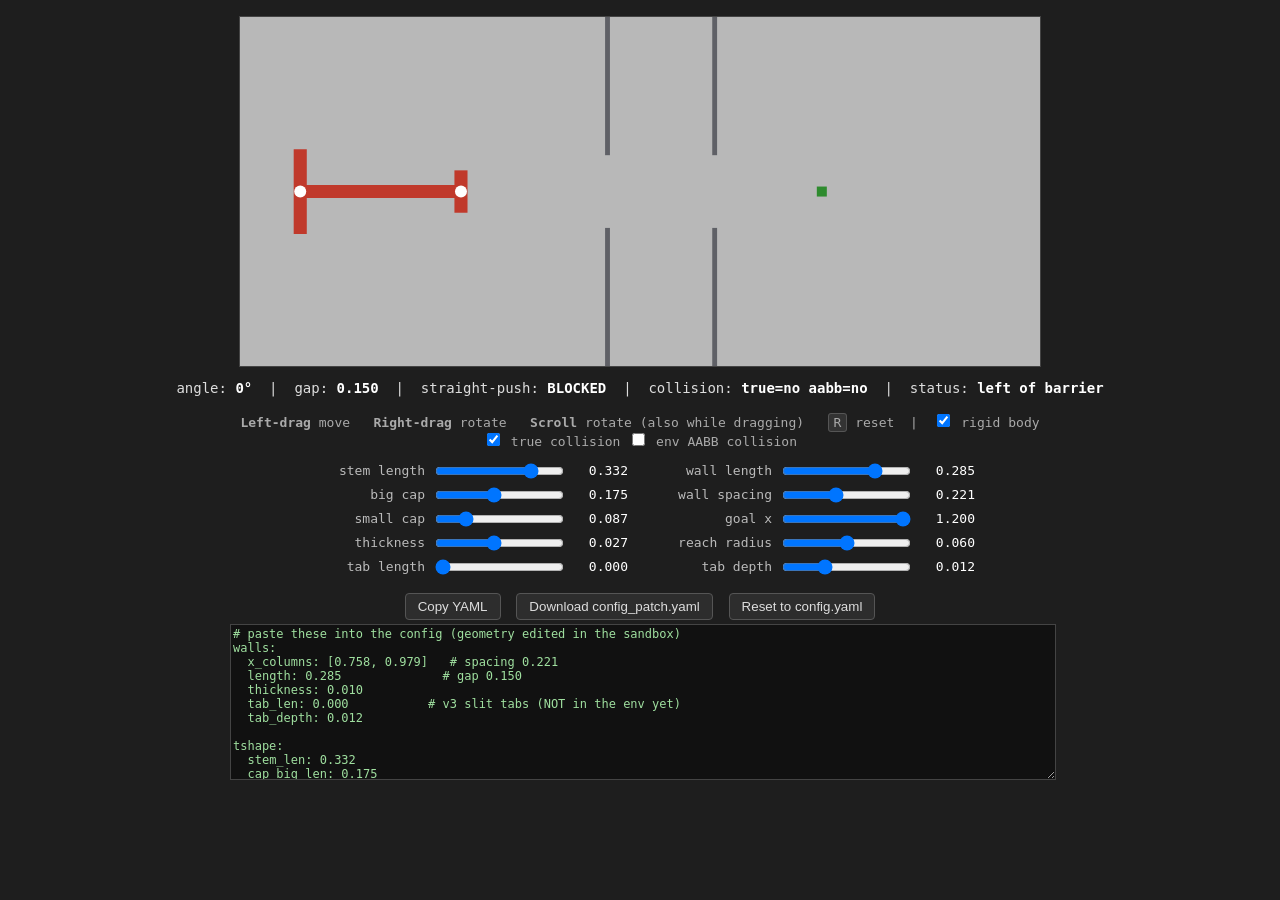
<file: blogs/01-can-ai-solve-the-ant-puzzle/ant-piano-movers-rl/sandbox/index.html>
<!DOCTYPE html>
<html lang="en">
<head>
<meta charset="utf-8">
<title>T-Barrier Threading Sandbox</title>
<style>
  body { margin: 0; background: #1e1e1e; color: #ddd; font-family: monospace; }
  #wrap { display: flex; flex-direction: column; align-items: center; padding: 16px; }
  canvas { background: #b8b8b8; border: 1px solid #444; cursor: grab; }
  canvas.grabbing { cursor: grabbing; }
  #hud { margin: 10px 0; font-size: 14px; line-height: 1.7; }
  #hud b { color: #fff; }
  .ok { color: #4caf50; } .bad { color: #ef5350; } .warn { color: #ffb300; }
  #controls { font-size: 13ppx; color: #aaa; max-width: 820px; text-align: center; }
  kbd { background:#333; border:1px solid #555; border-radius:3px; padding:1px 5px; }
  #panel { display:grid; grid-template-columns:1fr 1fr; gap:4px 24px; max-width:820px;
           margin:12px 0; font-size:13px; }
  .row { display:flex; align-items:center; gap:8px; }
  .row label { width:120px; text-align:right; color:#bbb; }
  .row input[type=range] { flex:1; }
  .row .val { width:54px; color:#fff; text-align:right; }
  #export { width:820px; }
  textarea { width:100%; height:150px; background:#111; color:#9fdf9f; border:1px solid #444;
             font-family:monospace; font-size:12px; }
  button { background:#2d2d2d; color:#ddd; border:1px solid #555; border-radius:4px;
           padding:5px 12px; cursor:pointer; margin:4px; }
  button:hover { background:#3a3a3a; }
</style>
</head>
<body>
<div id="wrap">
  <canvas id="cv" width="800" height="461"></canvas>
  <div id="hud">
    angle: <b id="ang">0°</b> &nbsp;|&nbsp;
    gap: <b id="gap">—</b> &nbsp;|&nbsp;
    straight-push: <b id="straight">—</b> &nbsp;|&nbsp;
    collision: <b id="col">—</b> &nbsp;|&nbsp;
    status: <b id="status">—</b>
  </div>
  <div id="controls">
    <b>Left-drag</b> move &nbsp; <b>Right-drag</b> rotate &nbsp; <b>Scroll</b> rotate (also while dragging) &nbsp; <kbd>R</kbd> reset &nbsp;|&nbsp;
    <label><input type="checkbox" id="rigid" checked> rigid body</label>
    <label><input type="checkbox" id="trueCol" checked> true collision</label>
    <label><input type="checkbox" id="aabbCol"> env AABB collision</label>
  </div>

  <!-- geometry editor -->
  <div id="panel">
    <div class="row"><label>stem length</label><input type="range" id="sl_stem"  min="0.08" max="0.40" step="0.005"><span class="val" id="v_stem"></span></div>
    <div class="row"><label>wall length</label><input type="range" id="sl_wlen"  min="0.10" max="0.345" step="0.005"><span class="val" id="v_wlen"></span></div>
    <div class="row"><label>big cap</label>    <input type="range" id="sl_capb"  min="0.04" max="0.34" step="0.005"><span class="val" id="v_capb"></span></div>
    <div class="row"><label>wall spacing</label><input type="range" id="sl_wspc" min="0.06" max="0.45" step="0.005"><span class="val" id="v_wspc"></span></div>
    <div class="row"><label>small cap</label>  <input type="range" id="sl_caps"  min="0.03" max="0.30" step="0.005"><span class="val" id="v_caps"></span></div>
    <div class="row"><label>goal x</label>     <input type="range" id="sl_goalx" min="0.60" max="1.20" step="0.01"><span class="val" id="v_goalx"></span></div>
    <div class="row"><label>thickness</label>  <input type="range" id="sl_th"    min="0.01" max="0.05" step="0.002"><span class="val" id="v_th"></span></div>
    <div class="row"><label>reach radius</label><input type="range" id="sl_reach" min="0.02" max="0.10" step="0.005"><span class="val" id="v_reach"></span></div>
    <div class="row"><label>tab length</label> <input type="range" id="sl_tablen" min="0" max="0.12" step="0.005"><span class="val" id="v_tablen"></span></div>
    <div class="row"><label>tab depth</label>  <input type="range" id="sl_tabdep" min="0.004" max="0.03" step="0.002"><span class="val" id="v_tabdep"></span></div>
  </div>

  <!-- export -->
  <div id="export">
    <div style="text-align:center">
      <button id="btn_copy">Copy YAML</button>
      <button id="btn_dl">Download config_patch.yaml</button>
      <button id="btn_reset">Reset to config.yaml</button>
    </div>
    <textarea id="yaml" readonly></textarea>
  </div>
</div>

<!-- single source of truth: generated from config.yaml -->
<script src="web_config.js"></script>
<script>
const S = CONFIG.scene_scale;
const W = CONFIG.world.width * S, H = CONFIG.world.height * S;

// ---- editable geometry (unscaled config units) ----
function defaults() {
  const xc = CONFIG.walls.x_columns;
  return {
    stem:  CONFIG.tshape.stem_len,
    capB:  CONFIG.tshape.cap_big_len,
    capS:  CONFIG.tshape.cap_small_len,
    th:    CONFIG.tshape.thickness,
    wth:   CONFIG.walls.thickness,
    tabLen:   (CONFIG.walls.tab_len   !== undefined ? CONFIG.walls.tab_len   : 0.0),
    tabDepth: (CONFIG.walls.tab_depth !== undefined ? CONFIG.walls.tab_depth : 0.012),
    wlen:  CONFIG.walls.length,
    wmid:  (xc[0] + xc[1]) / 2,        // midpoint kept fixed
    wspc:  Math.abs(xc[1] - xc[0]),    // spacing between columns
    goalx: CONFIG.goal.pos[0],
    reach: CONFIG.goal.reach_radius,
  };
}
let G = defaults();

// ---- derived geometry (recomputed on every edit) ----
let TH, HT, STEM, CAPB, CAPS, RECTS, WALL_LEN, HL, WALL_HT, WALL_X, WALLS, TABS, GOAL, GOAL_R, SPAWN;
function rebuild() {
  TH = G.th * S; HT = TH / 2;
  STEM = G.stem * S; CAPB = G.capB * S; CAPS = G.capS * S;
  RECTS = [
    [0.0,      0.0, STEM/2, HT],     // stem
    [-STEM/2,  0.0, HT,     CAPB/2], // big cap
    [ STEM/2,  0.0, HT,     CAPS/2], // small cap
  ];
  WALL_LEN = G.wlen * S; HL = WALL_LEN/2; WALL_HT = (G.wth * S)/2;
  const x0 = (G.wmid - G.wspc/2), x1 = (G.wmid + G.wspc/2);
  WALL_X = [x0*S, x1*S];
  WALLS = [];
  for (const wx of WALL_X) {
    WALLS.push({cx: wx, cy: H - HL, hx: WALL_HT, hy: HL});
    WALLS.push({cx: wx, cy: HL,     hx: WALL_HT, hy: HL});
  }
  // slit tabs: short "tunnel" plates at the slit mouths, pointing into the
  // corridor — the v3 pirouette blocker (mirrors the lips seen in Movie S1)
  TABS = [];
  const TL = G.tabLen * S, TD = G.tabDepth * S;
  if (TL > 1e-6) {
    const gapBot = WALL_LEN, gapTop = H - WALL_LEN;
    WALL_X.forEach((wx, i) => {
      const dir = (i === 0) ? 1 : -1;
      const cx = wx + dir * (WALL_HT + TL/2);
      for (const cy of [gapBot - TD/2, gapTop + TD/2]) {
        const t = {cx: cx, cy: cy, hx: TL/2, hy: TD/2};
        TABS.push(t); WALLS.push(t);
      }
    });
  }
  GOAL = [G.goalx * S, CONFIG.goal.pos[1] * S];
  GOAL_R = G.reach * S;
  SPAWN = [(CONFIG.spawn.x_range[0]+CONFIG.spawn.x_range[1])/2 * S, H/2];
}

const cv = document.getElementById('cv'), ctx = cv.getContext('2d');
cv.height = Math.round(cv.width * H / W);
const SCALE = cv.width / W;
const px = (x) => x * SCALE;
const py = (y) => (H - y) * SCALE;

let T = { x: 0, y: 0, a: 0.0 };
let dragging=false, grabDX=0, grabDY=0, rotating=false, rotStartMouse=0, rotStartAngle=0;

// ---- collision helpers ----
function rectCorners(rc, T){
  const [lcx,lcy,hx,hy]=rc, c=Math.cos(T.a), s=Math.sin(T.a);
  return [[-hx,-hy],[hx,-hy],[hx,hy],[-hx,hy]].map(([dx,dy])=>{
    const lx=lcx+dx, ly=lcy+dy; return [T.x+c*lx-s*ly, T.y+s*lx+c*ly];
  });
}
function aabbOf(c){let a=1e9,b=-1e9,d=1e9,e=-1e9;for(const[x,y]of c){a=Math.min(a,x);b=Math.max(b,x);d=Math.min(d,y);e=Math.max(e,y);}return[a,b,d,e];}
function project(c,ax,ay){let m=1e9,M=-1e9;for(const[x,y]of c){const p=x*ax+y*ay;m=Math.min(m,p);M=Math.max(M,p);}return[m,M];}
function overlapSAT(cA,cB){
  const axes=[];
  for(const c of [cA,cB]) for(let i=0;i<2;i++){const ax=c[i+1][0]-c[i][0],ay=c[i+1][1]-c[i][1],l=Math.hypot(ax,ay)||1;axes.push([-ay/l,ax/l]);}
  for(const[ax,ay]of axes){const[a,b]=project(cA,ax,ay),[c,d]=project(cB,ax,ay);if(b<c||d<a)return false;}
  return true;
}
function wallCorners(w){return[[w.cx-w.hx,w.cy-w.hy],[w.cx+w.hx,w.cy-w.hy],[w.cx+w.hx,w.cy+w.hy],[w.cx-w.hx,w.cy+w.hy]];}
function trueCollision(T){
  for(const rc of RECTS){const c=rectCorners(rc,T);const[a,b,d,e]=aabbOf(c);if(a<0||b>W||d<0||e>H)return true;for(const w of WALLS)if(overlapSAT(c,wallCorners(w)))return true;}
  return false;
}
function aabbCollision(T){
  for(const rc of RECTS){const[a,b,d,e]=aabbOf(rectCorners(rc,T));if(a<0||b>W||d<0||e>H)return true;
    for(const w of WALLS){const wx0=w.cx-w.hx,wx1=w.cx+w.hx,wy0=w.cy-w.hy,wy1=w.cy+w.hy;if(a<wx1&&b>wx0&&d<wy1&&e>wy0)return true;}}
  return false;
}

// ---- rigid-body movement: substep toward target, slide along walls ----
// Same rejection scheme as the gym env: full step -> x-only -> y-only -> stop.
const SUB = 0.004, SUBA = 0.01;   // translation / rotation substeps (world units, rad)
function poseFree(x, y, a){ return !trueCollision({x: x, y: y, a: a}); }
function tryMoveTo(tx, ty){
  for(let i = 0; i < 400; i++){
    const dx = tx - T.x, dy = ty - T.y, d = Math.hypot(dx, dy);
    if(d < 1e-4) break;
    const s = Math.min(SUB, d), ux = dx / d * s, uy = dy / d * s;
    let nx = T.x, ny = T.y;
    if(poseFree(T.x + ux, T.y + uy, T.a)){ nx += ux; ny += uy; }
    else if(Math.abs(ux) > 1e-9 && poseFree(T.x + ux, T.y, T.a)){ nx += ux; }
    else if(Math.abs(uy) > 1e-9 && poseFree(T.x, T.y + uy, T.a)){ ny += uy; }
    else break;
    if(Math.hypot(nx - T.x, ny - T.y) < 1e-9) break;
    T.x = nx; T.y = ny;
  }
}
function tryRotateTo(ta){
  let d = ta - T.a;
  while(d > Math.PI) d -= 2 * Math.PI;
  while(d < -Math.PI) d += 2 * Math.PI;
  const sign = Math.sign(d);
  let left = Math.abs(d);
  while(left > 1e-4){
    const step = Math.min(SUBA, left) * sign;
    if(!poseFree(T.x, T.y, T.a + step)) break;
    T.a += step; left -= Math.abs(step);
  }
}

// ---- rendering ----
function draw(){
  ctx.clearRect(0,0,cv.width,cv.height);
  ctx.fillStyle='#5f6066';
  const gapHi=H-2*HL;
  for(const wx of WALL_X){
    ctx.fillRect(px(wx-WALL_HT), py(H),      2*WALL_HT*SCALE, (H-gapHi)*SCALE);
    ctx.fillRect(px(wx-WALL_HT), py(2*HL),   2*WALL_HT*SCALE, (2*HL)*SCALE);
  }
  ctx.fillStyle='#4a3a55';
  for (const t of TABS) {
    ctx.fillRect(px(t.cx-t.hx), py(t.cy+t.hy), 2*t.hx*SCALE, 2*t.hy*SCALE);
  }
  ctx.fillStyle='#2e8b2e';
  ctx.fillRect(px(GOAL[0])-5, py(GOAL[1])-5, 10, 10);

  const showTrue=document.getElementById('trueCol').checked;
  const showAabb=document.getElementById('aabbCol').checked;
  const colT=trueCollision(T), colA=aabbCollision(T);
  if(showAabb){
    ctx.strokeStyle=colA?'rgba(239,83,80,0.9)':'rgba(255,193,7,0.7)'; ctx.lineWidth=1.5;
    for(const rc of RECTS){const[a,b,d,e]=aabbOf(rectCorners(rc,T));ctx.strokeRect(px(a),py(e),(b-a)*SCALE,(e-d)*SCALE);}
  }
  const collided=(showTrue&&colT)||(showAabb&&colA&&!showTrue);
  ctx.fillStyle=collided?'#b71c1c':'#c0392b';
  for(const rc of RECTS){const c=rectCorners(rc,T);ctx.beginPath();ctx.moveTo(px(c[0][0]),py(c[0][1]));for(let i=1;i<4;i++)ctx.lineTo(px(c[i][0]),py(c[i][1]));ctx.closePath();ctx.fill();}
  ctx.fillStyle='#fff';
  for(const off of [[-STEM/2,0],[STEM/2,0]]){const c=Math.cos(T.a),s=Math.sin(T.a);const wx=T.x+c*off[0]-s*off[1],wy=T.y+s*off[0]+c*off[1];ctx.beginPath();ctx.arc(px(wx),py(wy),6,0,7);ctx.fill();}

  // HUD
  document.getElementById('ang').textContent=(T.a*180/Math.PI).toFixed(0)+'°';
  const gap=H-2*WALL_LEN;
  document.getElementById('gap').textContent=gap.toFixed(3);
  const straightEl=document.getElementById('straight');
  if(gap < CAPB){ straightEl.textContent='BLOCKED'; straightEl.className='ok'; }
  else { straightEl.textContent='possible'; straightEl.className='warn'; }
  const colEl=document.getElementById('col');
  colEl.textContent='true='+(colT?'YES':'no')+' aabb='+(colA?'YES':'no');
  colEl.className=colT?'bad':'ok';
  const reached=Math.hypot(T.x-GOAL[0],T.y-GOAL[1])<GOAL_R;
  const past=T.x>WALL_X[1]+0.05;
  const st=document.getElementById('status');
  if(reached){st.textContent='REACHED GOAL!';st.className='ok';}
  else if(past){st.textContent='through ✓';st.className='ok';}
  else{st.textContent='left of barrier';st.className='';}
}

// ---- YAML export ----
function exportYaml(){
  const x0=(G.wmid-G.wspc/2), x1=(G.wmid+G.wspc/2);
  const r=(v,n=3)=>Number(v).toFixed(n);
  return `# paste these into the config (geometry edited in the sandbox)
walls:
  x_columns: [${r(x0)}, ${r(x1)}]   # spacing ${r(G.wspc)}
  length: ${r(G.wlen)}              # gap ${r(H/S - 2*G.wlen)}
  thickness: ${r(G.wth)}
  tab_len: ${r(G.tabLen)}           # v3 slit tabs (NOT in the env yet)
  tab_depth: ${r(G.tabDepth)}

tshape:
  stem_len: ${r(G.stem)}
  cap_big_len: ${r(G.capB)}
  cap_small_len: ${r(G.capS)}
  thickness: ${r(G.th)}

goal:
  pos: [${r(G.goalx)}, ${r(CONFIG.goal.pos[1])}]
  reach_radius: ${r(G.reach)}
`;
}
function refreshYaml(){ document.getElementById('yaml').value = exportYaml(); }

// ---- slider wiring ----
const SLIDERS = {
  sl_stem:'stem', sl_capb:'capB', sl_caps:'capS', sl_th:'th',
  sl_wlen:'wlen', sl_wspc:'wspc', sl_goalx:'goalx', sl_reach:'reach',
  sl_tablen:'tabLen', sl_tabdep:'tabDepth',
};
const VALSPAN = {
  sl_stem:'v_stem', sl_capb:'v_capb', sl_caps:'v_caps', sl_th:'v_th',
  sl_wlen:'v_wlen', sl_wspc:'v_wspc', sl_goalx:'v_goalx', sl_reach:'v_reach',
  sl_tablen:'v_tablen', sl_tabdep:'v_tabdep',
};
function syncSlidersFromG(){
  for(const [id,key] of Object.entries(SLIDERS)){
    document.getElementById(id).value = G[key];
    document.getElementById(VALSPAN[id]).textContent = Number(G[key]).toFixed(3);
  }
}
function onSlider(id){
  G[SLIDERS[id]] = parseFloat(document.getElementById(id).value);
  document.getElementById(VALSPAN[id]).textContent = G[SLIDERS[id]].toFixed(3);
  rebuild(); refreshYaml(); draw();
}
for(const id of Object.keys(SLIDERS)){
  document.getElementById(id).addEventListener('input', ()=>onSlider(id));
}

// ---- export buttons ----
document.getElementById('btn_copy').addEventListener('click', ()=>{
  navigator.clipboard.writeText(exportYaml()).then(()=>{
    const b=document.getElementById('btn_copy'); const t=b.textContent; b.textContent='Copied!'; setTimeout(()=>b.textContent=t,1200);
  });
});
document.getElementById('btn_dl').addEventListener('click', ()=>{
  const blob=new Blob([exportYaml()],{type:'text/yaml'});
  const a=document.createElement('a'); a.href=URL.createObjectURL(blob); a.download='config_patch.yaml'; a.click();
});
document.getElementById('btn_reset').addEventListener('click', ()=>{
  G=defaults(); syncSlidersFromG(); rebuild(); resetPose(); refreshYaml(); draw();
});

// ---- mouse / keyboard ----
function mouseWorld(e){const r=cv.getBoundingClientRect();const mx=(e.clientX-r.left)*(cv.width/r.width),my=(e.clientY-r.top)*(cv.height/r.height);return[mx/SCALE,H-my/SCALE];}
function angleToMouse(e){const[wx,wy]=mouseWorld(e);return Math.atan2(wy-T.y,wx-T.x);}
cv.addEventListener('contextmenu',e=>e.preventDefault());
cv.addEventListener('mousedown',e=>{
  if(e.button===2){rotating=true;rotStartMouse=angleToMouse(e);rotStartAngle=T.a;}
  else{const[wx,wy]=mouseWorld(e);dragging=true;grabDX=T.x-wx;grabDY=T.y-wy;cv.classList.add('grabbing');}
  e.preventDefault();
});
window.addEventListener('mouseup',()=>{dragging=false;rotating=false;cv.classList.remove('grabbing');});
window.addEventListener('mousemove',e=>{
  const rigid = document.getElementById('rigid').checked && !trueCollision(T);
  if(dragging){
    const[wx,wy]=mouseWorld(e); const tx=wx+grabDX, ty=wy+grabDY;
    if(rigid){ tryMoveTo(tx, ty); } else { T.x=tx; T.y=ty; }
    draw();
  } else if(rotating){
    const ta = rotStartAngle+(angleToMouse(e)-rotStartMouse);
    if(rigid){ tryRotateTo(ta); } else { T.a=ta; }
    draw();
  }
});
cv.addEventListener('wheel',e=>{
  e.preventDefault();
  const rigid=document.getElementById('rigid').checked && !trueCollision(T);
  const da=(e.deltaY>0?-1:1)*0.02;          // ~1.1 deg per wheel notch
  if(rigid){ tryRotateTo(T.a+da); } else { T.a+=da; }
  draw();
},{passive:false});
function resetPose(){ T={x:SPAWN[0],y:SPAWN[1],a:0}; }
window.addEventListener('keydown',e=>{ if(e.key.toLowerCase()==='r'){resetPose();draw();} });

// ---- init ----
syncSlidersFromG();
rebuild();
resetPose();
refreshYaml();
draw();
</script>
</body>
</html>
</file>
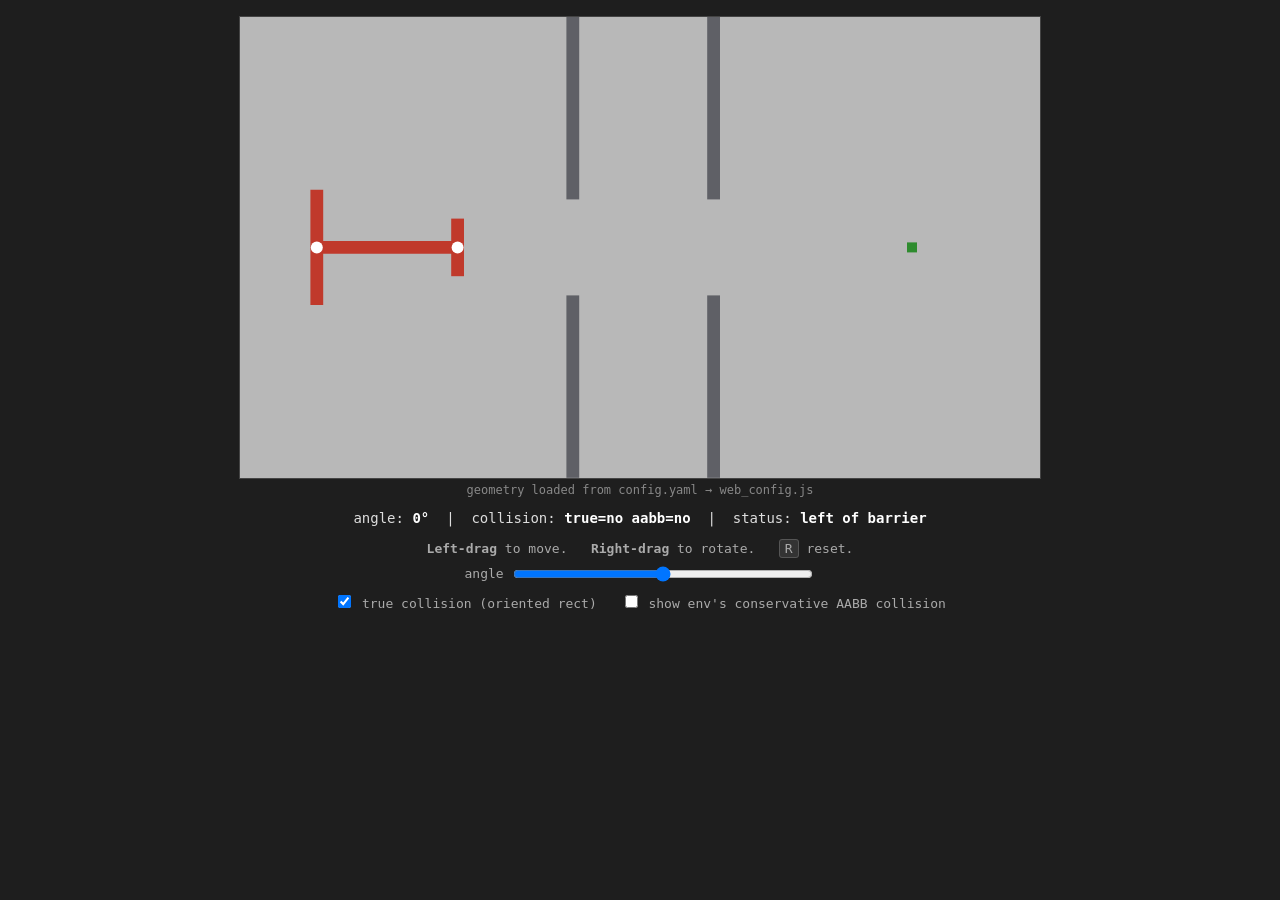
<file: interactive_t.html>
<!DOCTYPE html>
<html lang="en">
<head>
<meta charset="utf-8">
<title>T-Barrier Threading Sandbox</title>
<style>
  body { margin: 0; background: #1e1e1e; color: #ddd; font-family: monospace; }
  #wrap { display: flex; flex-direction: column; align-items: center; padding: 16px; }
  canvas { background: #b8b8b8; border: 1px solid #444; cursor: grab; }
  canvas.grabbing { cursor: grabbing; }
  #hud { margin: 10px 0; font-size: 14px; line-height: 1.7; }
  #hud b { color: #fff; }
  .ok { color: #4caf50; } .bad { color: #ef5350; }
  #controls { font-size: 13px; color: #aaa; max-width: 720px; text-align: center; }
  label { margin: 0 8px; cursor: pointer; }
  kbd { background:#333; border:1px solid #555; border-radius:3px; padding:1px 5px; }
</style>
</head>
<body>
<div id="wrap">
  <canvas id="cv" width="800" height="461"></canvas>
  <div style="font-size:12px;color:#888;margin-top:4px;">geometry loaded from <code>config.yaml</code> → <code>web_config.js</code></div>
  <div id="hud">
    angle: <b id="ang">0°</b> &nbsp;|&nbsp;
    collision: <b id="col">—</b> &nbsp;|&nbsp;
    status: <b id="status">—</b>
  </div>
  <div id="controls">
    <b>Left-drag</b> to move. &nbsp; <b>Right-drag</b> to rotate. &nbsp; <kbd>R</kbd> reset.<br>
    <label style="display:inline-block;margin:8px 0;">
      angle <input type="range" id="angSlider" min="-180" max="180" value="0" step="1" style="width:300px;vertical-align:middle;">
    </label><br>
    <label><input type="checkbox" id="trueCol" checked> true collision (oriented rect)</label>
    <label><input type="checkbox" id="aabbCol"> show env's conservative AABB collision</label>
  </div>
</div>
<!-- single source of truth: generated from config.yaml -->
<script src="web_config.js"></script>
<script>
// ---- Geometry derived from CONFIG (config.yaml) ----
const S = CONFIG.scene_scale;
const W = CONFIG.world.width * S, H = CONFIG.world.height * S;
const TH = CONFIG.tshape.thickness * S, HT = TH/2;
const STEM = CONFIG.tshape.stem_len * S;
const CAPB = CONFIG.tshape.cap_big_len * S, CAPS = CONFIG.tshape.cap_small_len * S;
// sub-rects: [local_cx, local_cy, half_x, half_y]
const RECTS = [
  [0.0,      0.0, STEM/2, HT],     // stem
  [-STEM/2,  0.0, HT,     CAPB/2], // big cap
  [ STEM/2,  0.0, HT,     CAPS/2], // small cap
];
const WALL_LEN = CONFIG.walls.length * S, HL = WALL_LEN/2;
const WALL_HT = (CONFIG.walls.thickness * S)/2;
const WALL_X = CONFIG.walls.x_columns.map(x => x*S);
// collision walls: upper segment centred at H-HL, lower at HL
const WALLS = []; // {cx,cy,hx,hy}
for (const wx of WALL_X) {
  WALLS.push({cx: wx, cy: H - HL, hx: WALL_HT, hy: HL}); // upper
  WALLS.push({cx: wx, cy: HL,     hx: WALL_HT, hy: HL}); // lower
}
const GOAL = CONFIG.goal.pos.map(v => v*S);
const GOAL_R = CONFIG.goal.reach_radius * S;
// start pose: centre of the spawn x-band, mid-height
const SPAWN = [ (CONFIG.spawn.x_range[0]+CONFIG.spawn.x_range[1])/2 * S, H/2 ];

const cv = document.getElementById('cv'), ctx = cv.getContext('2d');
cv.height = Math.round(cv.width * H / W);   // keep aspect from config
const SCALE = cv.width / W;
// world -> px
const px = (x) => x * SCALE;
const py = (y) => (H - y) * SCALE;

let T = { x: SPAWN[0], y: SPAWN[1], a: 0.0 };
let dragging = false, grabDX = 0, grabDY = 0;     // left-drag move
let rotating = false, rotStartMouse = 0, rotStartAngle = 0; // right-drag rotate

// ---- geometry helpers ----
function rectCorners(rc, T) {  // world corners of a sub-rect at pose T
  const [lcx, lcy, hx, hy] = rc;
  const c = Math.cos(T.a), s = Math.sin(T.a);
  const pts = [[ -hx,-hy],[hx,-hy],[hx,hy],[-hx,hy]];
  return pts.map(([dx,dy]) => {
    const lx = lcx+dx, ly = lcy+dy;
    return [T.x + c*lx - s*ly, T.y + s*lx + c*ly];
  });
}
function aabbOf(corners) {
  let xmn=1e9,xmx=-1e9,ymn=1e9,ymx=-1e9;
  for (const [x,y] of corners){ xmn=Math.min(xmn,x);xmx=Math.max(xmx,x);ymn=Math.min(ymn,y);ymx=Math.max(ymx,y);}
  return [xmn,xmx,ymn,ymx];
}
function project(corners, ax, ay){ // min/max projection on axis (ax,ay)
  let mn=1e9, mx=-1e9;
  for (const [x,y] of corners){ const p=x*ax+y*ay; mn=Math.min(mn,p); mx=Math.max(mx,p);}
  return [mn,mx];
}
function overlapSAT(cA, cB){ // OBB vs OBB via SAT
  // axes: edge normals of both boxes (use first two edges of each)
  const axes = [];
  for (const c of [cA, cB]){
    for (let i=0;i<2;i++){
      const ax = c[i+1][0]-c[i][0], ay = c[i+1][1]-c[i][1];
      const len = Math.hypot(ax,ay) || 1;
      axes.push([-ay/len, ax/len]);
    }
  }
  for (const [ax,ay] of axes){
    const [amn,amx]=project(cA,ax,ay), [bmn,bmx]=project(cB,ax,ay);
    if (amx < bmn || bmx < amn) return false; // separating axis
  }
  return true;
}
function wallCorners(w){
  return [[w.cx-w.hx,w.cy-w.hy],[w.cx+w.hx,w.cy-w.hy],[w.cx+w.hx,w.cy+w.hy],[w.cx-w.hx,w.cy+w.hy]];
}

// True collision: oriented sub-rects vs wall AABBs + world bounds
function trueCollision(T){
  for (const rc of RECTS){
    const corners = rectCorners(rc, T);
    const [xmn,xmx,ymn,ymx] = aabbOf(corners);
    if (xmn<0||xmx>W||ymn<0||ymx>H) return true; // world bound
    for (const w of WALLS){
      if (overlapSAT(corners, wallCorners(w))) return true;
    }
  }
  return false;
}
// Env's conservative collision: AABB of each rotated sub-rect vs wall AABB
function aabbCollision(T){
  for (const rc of RECTS){
    const [xmn,xmx,ymn,ymx] = aabbOf(rectCorners(rc, T));
    if (xmn<0||xmx>W||ymn<0||ymx>H) return true;
    for (const w of WALLS){
      const wx0=w.cx-w.hx, wx1=w.cx+w.hx, wy0=w.cy-w.hy, wy1=w.cy+w.hy;
      if (xmn<wx1 && xmx>wx0 && ymn<wy1 && ymx>wy0) return true;
    }
  }
  return false;
}

// ---- rendering ----
function draw(){
  ctx.clearRect(0,0,cv.width,cv.height);
  // walls (draw to world edges, matching the Python render look)
  // lower wall spans y in [0, 2*HL]; upper wall spans y in [H-2*HL, H]
  ctx.fillStyle = '#5f6066';
  const gapLo = 2*HL, gapHi = H - 2*HL;   // lower wall top / upper wall bottom
  for (const wx of WALL_X){
    ctx.fillRect(px(wx-WALL_HT), py(H),     2*WALL_HT*SCALE, (H-gapHi)*SCALE); // upper col
    ctx.fillRect(px(wx-WALL_HT), py(gapLo), 2*WALL_HT*SCALE, gapLo*SCALE);     // lower col
  }
  // goal
  ctx.fillStyle = '#2e8b2e';
  ctx.fillRect(px(GOAL[0])-5, py(GOAL[1])-5, 10, 10);

  const showTrue = document.getElementById('trueCol').checked;
  const showAabb = document.getElementById('aabbCol').checked;
  const colT = trueCollision(T);
  const colA = aabbCollision(T);

  // conservative AABB overlay
  if (showAabb){
    ctx.strokeStyle = colA ? 'rgba(239,83,80,0.9)' : 'rgba(255,193,7,0.7)';
    ctx.lineWidth = 1.5;
    for (const rc of RECTS){
      const [xmn,xmx,ymn,ymx] = aabbOf(rectCorners(rc, T));
      ctx.strokeRect(px(xmn), py(ymx), (xmx-xmn)*SCALE, (ymx-ymn)*SCALE);
    }
  }
  // T-shape (oriented)
  const collided = (showTrue && colT) || (showAabb && colA && !showTrue);
  ctx.fillStyle = collided ? '#b71c1c' : '#c0392b';
  for (const rc of RECTS){
    const c = rectCorners(rc, T);
    ctx.beginPath();
    ctx.moveTo(px(c[0][0]), py(c[0][1]));
    for (let i=1;i<4;i++) ctx.lineTo(px(c[i][0]), py(c[i][1]));
    ctx.closePath(); ctx.fill();
  }
  // junction dots (the two ant anchor points)
  ctx.fillStyle = '#fff';
  for (const off of [[-STEM/2,0],[STEM/2,0]]){
    const c=Math.cos(T.a),s=Math.sin(T.a);
    const wx=T.x+c*off[0]-s*off[1], wy=T.y+s*off[0]+c*off[1];
    ctx.beginPath(); ctx.arc(px(wx),py(wy),6,0,7); ctx.fill();
  }

  // HUD
  document.getElementById('ang').textContent = (T.a*180/Math.PI).toFixed(0)+'°';
  document.getElementById('angSlider').value = Math.round(T.a*180/Math.PI);
  const colEl = document.getElementById('col');
  colEl.textContent = 'true='+(colT?'YES':'no')+'  aabb='+(colA?'YES':'no');
  colEl.className = colT ? 'bad' : 'ok';
  const reached = Math.hypot(T.x-GOAL[0], T.y-GOAL[1]) < GOAL_R;
  const past = T.x > WALL_X[1] + 0.05;
  const st = document.getElementById('status');
  if (reached){ st.textContent='REACHED GOAL!'; st.className='ok'; }
  else if (past){ st.textContent='through the barrier ✓'; st.className='ok'; }
  else { st.textContent='left of barrier'; st.className=''; }
}

// ---- input ----
function mouseWorld(e){
  const r = cv.getBoundingClientRect();
  const mx = (e.clientX - r.left) * (cv.width / r.width);
  const my = (e.clientY - r.top)  * (cv.height / r.height);
  return [mx/SCALE, H - my/SCALE];
}
function angleToMouse(e){ const [wx,wy]=mouseWorld(e); return Math.atan2(wy-T.y, wx-T.x); }
cv.addEventListener('contextmenu', e=>e.preventDefault()); // allow right-drag
cv.addEventListener('mousedown', e=>{
  if (e.button === 2){            // right button → rotate
    rotating=true; rotStartMouse=angleToMouse(e); rotStartAngle=T.a;
  } else {                        // left button → move
    const [wx,wy]=mouseWorld(e); dragging=true; grabDX=T.x-wx; grabDY=T.y-wy;
    cv.classList.add('grabbing');
  }
  e.preventDefault();
});
window.addEventListener('mouseup', ()=>{ dragging=false; rotating=false; cv.classList.remove('grabbing'); });
window.addEventListener('mousemove', e=>{
  if(dragging){ const [wx,wy]=mouseWorld(e); T.x=wx+grabDX; T.y=wy+grabDY; draw(); }
  else if(rotating){ T.a = rotStartAngle + (angleToMouse(e) - rotStartMouse); draw(); }
});
document.getElementById('angSlider').addEventListener('input', e=>{
  T.a = (+e.target.value) * Math.PI/180; draw();
});
window.addEventListener('keydown', e=>{
  if(e.key.toLowerCase()==='r'){ T={x:SPAWN[0],y:SPAWN[1],a:0}; draw(); }
});
['trueCol','aabbCol'].forEach(id=>document.getElementById(id).addEventListener('change',draw));
draw();
</script>
</body>
</html>
</file>
<file: blogs/01-can-ai-solve-the-ant-puzzle/ant-piano-movers-rl/styles.css>
/* Ant-swarm project page — light, minimal, technical. */
:root {
  --ink: #18181b;
  --muted: #6b7280;
  --faint: #9aa1ab;
  --paper: #fafafa;
  --surface: #ffffff;
  --line: #e6e8ec;
  --teal: #00bb7f;
  --cyan: #00b7d7;
  --violet: #8d54ff;
  --red: #ff2357;
  --amber: #f99c00;
  --shadow: 0 18px 50px rgba(24, 30, 45, 0.08);
  --max: 940px;
}

* { box-sizing: border-box; }
html { scroll-behavior: smooth; }

body {
  margin: 0;
  color: var(--ink);
  background: var(--paper);
  font-family: Geist, Inter, ui-sans-serif, system-ui, -apple-system, "Segoe UI", sans-serif;
  font-size: 1.02rem;
  line-height: 1.72;
  -webkit-font-smoothing: antialiased;
}

img, video { display: block; max-width: 100%; }
a { color: var(--ink); text-decoration-color: rgba(0, 183, 215, .5); text-underline-offset: 3px; }
a:hover { color: var(--cyan); }

.mono {
  font-family: "Geist Mono", ui-monospace, SFMono-Regular, Menlo, Consolas, monospace;
}

/* ---------------------------------------------------------------- topbar */
.topbar {
  position: sticky; top: 0; z-index: 20;
  display: flex; justify-content: space-between; align-items: center; gap: 18px;
  padding: 14px clamp(18px, 4vw, 32px);
  background: rgba(250, 250, 250, .86);
  border-bottom: 1px solid var(--line);
  backdrop-filter: blur(12px);
}
.topbar .inner {
  display: flex; justify-content: space-between; align-items: center;
  gap: 18px; width: 100%; max-width: var(--max); margin: 0 auto;
}
.mark {
  font-family: "Geist Mono", ui-monospace, monospace;
  font-size: .82rem; letter-spacing: .14em; text-transform: uppercase;
  text-decoration: none; color: var(--ink);
}
.topbar nav { display: flex; gap: 20px; flex-wrap: wrap; }
.topbar nav a {
  font-size: .84rem; color: var(--muted); text-decoration: none;
}
.topbar nav a:hover { color: var(--ink); }

/* ------------------------------------------------------------------ hero */
.wrap { max-width: var(--max); margin: 0 auto; padding: 0 clamp(18px, 4vw, 32px); }

.hero { padding: clamp(48px, 8vw, 96px) 0 clamp(24px, 4vw, 40px); }
.eyebrow {
  font-family: "Geist Mono", ui-monospace, monospace;
  font-size: .78rem; letter-spacing: .16em; text-transform: uppercase;
  color: var(--teal); margin: 0 0 18px;
}
.hero h1 {
  margin: 0; font-size: clamp(2.1rem, 5vw, 3.4rem); line-height: 1.08;
  letter-spacing: -.02em; font-weight: 650;
}
.lede { margin: 22px 0 0; font-size: 1.14rem; color: var(--muted); max-width: 62ch; }
.byline {
  margin: 20px 0 0; font-family: "Geist Mono", ui-monospace, monospace;
  font-size: .8rem; color: var(--faint);
}
.actions { display: flex; flex-wrap: wrap; gap: 10px; margin: 28px 0 0; }
.button {
  display: inline-flex; align-items: center; gap: 8px;
  padding: 9px 16px; border: 1px solid var(--line); border-radius: 999px;
  background: var(--surface); color: var(--ink); text-decoration: none;
  font-size: .9rem; transition: border-color .15s, transform .15s;
}
.button:hover { border-color: var(--cyan); transform: translateY(-1px); color: var(--ink); }
.button--primary { background: var(--ink); color: #fff; border-color: var(--ink); }
.button--primary:hover { background: #000; color: #fff; }

/* --------------------------------------------------------------- section */
.section { padding: clamp(30px, 5vw, 54px) 0; border-top: 1px solid var(--line); }
.section > h2 {
  margin: 0 0 8px; font-size: clamp(1.4rem, 2.6vw, 1.85rem);
  line-height: 1.2; letter-spacing: -.01em; font-weight: 620;
}
.section > h2 .num {
  font-family: "Geist Mono", ui-monospace, monospace;
  font-size: .75em; color: var(--cyan); margin-right: .5em;
}
.section h3 {
  margin: 34px 0 6px; font-size: 1.08rem; font-weight: 620;
}
.section p { margin: 14px 0; }
.section p strong, .section li strong { font-weight: 620; }
em { color: var(--ink); }

/* ---------------------------------------------------------------- figures */
figure { margin: 30px 0; }
figure img, figure video {
  width: 100%; border: 1px solid var(--line); border-radius: 14px;
  background: var(--surface); box-shadow: var(--shadow);
}
figcaption {
  margin-top: 12px; font-size: .9rem; color: var(--muted); line-height: 1.6;
}
.figure-row {
  display: grid; grid-template-columns: repeat(3, minmax(0, 1fr)); gap: 18px; margin: 30px 0;
}
.figure-row figure { margin: 0; }
.figure-row figcaption { font-size: .84rem; margin-top: 10px; }
.figure-pair { display: grid; grid-template-columns: repeat(2, minmax(0, 1fr)); gap: 18px; margin: 30px 0; }
.figure-pair figure { margin: 0; }
@media (max-width: 720px) {
  .figure-row, .figure-pair { grid-template-columns: 1fr; }
}

/* ----------------------------------------------------------------- tables */
table {
  width: 100%; border-collapse: collapse; margin: 24px 0;
  font-size: .94rem; background: var(--surface);
  border: 1px solid var(--line); border-radius: 12px; overflow: hidden;
}
th, td { text-align: left; padding: 11px 14px; border-bottom: 1px solid var(--line); }
thead th {
  font-family: "Geist Mono", ui-monospace, monospace;
  font-size: .76rem; letter-spacing: .08em; text-transform: uppercase;
  color: var(--muted); background: #f6f7f9; font-weight: 500;
}
tbody tr:last-child td { border-bottom: 0; }
td.num, th.num { font-family: "Geist Mono", ui-monospace, monospace; }
.fail { color: var(--red); font-family: "Geist Mono", ui-monospace, monospace; }
.pass { color: var(--teal); font-family: "Geist Mono", ui-monospace, monospace; }

/* ------------------------------------------------------------------- code */
pre {
  margin: 22px 0; padding: 16px 18px; overflow-x: auto;
  background: var(--surface); border: 1px solid var(--line); border-radius: 12px;
  font-family: "Geist Mono", ui-monospace, monospace; font-size: .87rem; line-height: 1.6;
}
code {
  font-family: "Geist Mono", ui-monospace, monospace; font-size: .9em;
  background: #f2f4f7; padding: .12em .4em; border-radius: 5px;
}
pre code { background: none; padding: 0; }

/* ---------------------------------------------------------------- callout */
.callout {
  margin: 26px 0; padding: 18px 20px; border-radius: 14px;
  background: var(--surface); border: 1px solid var(--line);
  border-left: 3px solid var(--violet);
}
.callout p { margin: 0; }
.callout--result { border-left-color: var(--teal); }
.callout--fail { border-left-color: var(--red); }

.result-number {
  font-family: "Geist Mono", ui-monospace, monospace;
  font-size: clamp(1.5rem, 3.6vw, 2.2rem); font-weight: 600; color: var(--teal);
  display: block; line-height: 1.2;
}

/* ----------------------------------------------------------------- footer */
.footer {
  border-top: 1px solid var(--line); margin-top: 40px;
  padding: 30px clamp(18px, 4vw, 32px) 60px;
  color: var(--muted); font-size: .9rem;
}
.footer .inner {
  max-width: var(--max); margin: 0 auto;
  display: flex; justify-content: space-between; gap: 18px; flex-wrap: wrap;
}
.footer a { color: var(--muted); text-decoration: none; margin-left: 16px; }
.footer a:hover { color: var(--ink); }

/* ---------------------------------------------------------------- sandbox */
.sandbox { margin: 30px 0 18px; }
.sandbox iframe {
  width: 100%; height: 760px; border: 1px solid var(--line);
  border-radius: 14px; background: #1e1e1e; box-shadow: var(--shadow);
}
@media (max-width: 720px) {
  .sandbox iframe { height: 560px; }
}
</file>
<file: blogs/02-can-a-swarm-solve-the-ant-puzzle/ant-swarm-rl/styles.css>
/* Ant-swarm project page — light, minimal, technical. */
:root {
  --ink: #18181b;
  --muted: #6b7280;
  --faint: #9aa1ab;
  --paper: #fafafa;
  --surface: #ffffff;
  --line: #e6e8ec;
  --teal: #00bb7f;
  --cyan: #00b7d7;
  --violet: #8d54ff;
  --red: #ff2357;
  --amber: #f99c00;
  --shadow: 0 18px 50px rgba(24, 30, 45, 0.08);
  --max: 940px;
}

* { box-sizing: border-box; }
html { scroll-behavior: smooth; }

body {
  margin: 0;
  color: var(--ink);
  background: var(--paper);
  font-family: Geist, Inter, ui-sans-serif, system-ui, -apple-system, "Segoe UI", sans-serif;
  font-size: 1.02rem;
  line-height: 1.72;
  -webkit-font-smoothing: antialiased;
}

img, video { display: block; max-width: 100%; }
a { color: var(--ink); text-decoration-color: rgba(0, 183, 215, .5); text-underline-offset: 3px; }
a:hover { color: var(--cyan); }

.mono {
  font-family: "Geist Mono", ui-monospace, SFMono-Regular, Menlo, Consolas, monospace;
}

/* ---------------------------------------------------------------- topbar */
.topbar {
  position: sticky; top: 0; z-index: 20;
  display: flex; justify-content: space-between; align-items: center; gap: 18px;
  padding: 14px clamp(18px, 4vw, 32px);
  background: rgba(250, 250, 250, .86);
  border-bottom: 1px solid var(--line);
  backdrop-filter: blur(12px);
}
.topbar .inner {
  display: flex; justify-content: space-between; align-items: center;
  gap: 18px; width: 100%; max-width: var(--max); margin: 0 auto;
}
.mark {
  font-family: "Geist Mono", ui-monospace, monospace;
  font-size: .82rem; letter-spacing: .14em; text-transform: uppercase;
  text-decoration: none; color: var(--ink);
}
.topbar nav { display: flex; gap: 20px; flex-wrap: wrap; }
.topbar nav a {
  font-size: .84rem; color: var(--muted); text-decoration: none;
}
.topbar nav a:hover { color: var(--ink); }

/* ------------------------------------------------------------------ hero */
.wrap { max-width: var(--max); margin: 0 auto; padding: 0 clamp(18px, 4vw, 32px); }

.hero { padding: clamp(48px, 8vw, 96px) 0 clamp(24px, 4vw, 40px); }
.eyebrow {
  font-family: "Geist Mono", ui-monospace, monospace;
  font-size: .78rem; letter-spacing: .16em; text-transform: uppercase;
  color: var(--teal); margin: 0 0 18px;
}
.hero h1 {
  margin: 0; font-size: clamp(2.1rem, 5vw, 3.4rem); line-height: 1.08;
  letter-spacing: -.02em; font-weight: 650;
}
.lede { margin: 22px 0 0; font-size: 1.14rem; color: var(--muted); max-width: 62ch; }
.byline {
  margin: 20px 0 0; font-family: "Geist Mono", ui-monospace, monospace;
  font-size: .8rem; color: var(--faint);
}
.actions { display: flex; flex-wrap: wrap; gap: 10px; margin: 28px 0 0; }
.button {
  display: inline-flex; align-items: center; gap: 8px;
  padding: 9px 16px; border: 1px solid var(--line); border-radius: 999px;
  background: var(--surface); color: var(--ink); text-decoration: none;
  font-size: .9rem; transition: border-color .15s, transform .15s;
}
.button:hover { border-color: var(--cyan); transform: translateY(-1px); color: var(--ink); }
.button--primary { background: var(--ink); color: #fff; border-color: var(--ink); }
.button--primary:hover { background: #000; color: #fff; }

/* --------------------------------------------------------------- section */
.section { padding: clamp(30px, 5vw, 54px) 0; border-top: 1px solid var(--line); }
.section > h2 {
  margin: 0 0 8px; font-size: clamp(1.4rem, 2.6vw, 1.85rem);
  line-height: 1.2; letter-spacing: -.01em; font-weight: 620;
}
.section > h2 .num {
  font-family: "Geist Mono", ui-monospace, monospace;
  font-size: .75em; color: var(--cyan); margin-right: .5em;
}
.section h3 {
  margin: 34px 0 6px; font-size: 1.08rem; font-weight: 620;
}
.section p { margin: 14px 0; }
.section p strong, .section li strong { font-weight: 620; }
em { color: var(--ink); }

/* ---------------------------------------------------------------- figures */
figure { margin: 30px 0; }
figure img, figure video {
  width: 100%; border: 1px solid var(--line); border-radius: 14px;
  background: var(--surface); box-shadow: var(--shadow);
}
figcaption {
  margin-top: 12px; font-size: .9rem; color: var(--muted); line-height: 1.6;
}
.figure-row {
  display: grid; grid-template-columns: repeat(3, minmax(0, 1fr)); gap: 18px; margin: 30px 0;
}
.figure-row figure { margin: 0; }
.figure-row figcaption { font-size: .84rem; margin-top: 10px; }
.figure-pair { display: grid; grid-template-columns: repeat(2, minmax(0, 1fr)); gap: 18px; margin: 30px 0; }
.figure-pair figure { margin: 0; }
@media (max-width: 720px) {
  .figure-row, .figure-pair { grid-template-columns: 1fr; }
}

/* ----------------------------------------------------------------- tables */
table {
  width: 100%; border-collapse: collapse; margin: 24px 0;
  font-size: .94rem; background: var(--surface);
  border: 1px solid var(--line); border-radius: 12px; overflow: hidden;
}
th, td { text-align: left; padding: 11px 14px; border-bottom: 1px solid var(--line); }
thead th {
  font-family: "Geist Mono", ui-monospace, monospace;
  font-size: .76rem; letter-spacing: .08em; text-transform: uppercase;
  color: var(--muted); background: #f6f7f9; font-weight: 500;
}
tbody tr:last-child td { border-bottom: 0; }
td.num, th.num { font-family: "Geist Mono", ui-monospace, monospace; }
.fail { color: var(--red); font-family: "Geist Mono", ui-monospace, monospace; }
.pass { color: var(--teal); font-family: "Geist Mono", ui-monospace, monospace; }

/* ------------------------------------------------------------------- code */
pre {
  margin: 22px 0; padding: 16px 18px; overflow-x: auto;
  background: var(--surface); border: 1px solid var(--line); border-radius: 12px;
  font-family: "Geist Mono", ui-monospace, monospace; font-size: .87rem; line-height: 1.6;
}
code {
  font-family: "Geist Mono", ui-monospace, monospace; font-size: .9em;
  background: #f2f4f7; padding: .12em .4em; border-radius: 5px;
}
pre code { background: none; padding: 0; }

/* ---------------------------------------------------------------- callout */
.callout {
  margin: 26px 0; padding: 18px 20px; border-radius: 14px;
  background: var(--surface); border: 1px solid var(--line);
  border-left: 3px solid var(--violet);
}
.callout p { margin: 0; }
.callout--result { border-left-color: var(--teal); }
.callout--fail { border-left-color: var(--red); }

.result-number {
  font-family: "Geist Mono", ui-monospace, monospace;
  font-size: clamp(1.5rem, 3.6vw, 2.2rem); font-weight: 600; color: var(--teal);
  display: block; line-height: 1.2;
}

/* ----------------------------------------------------------------- footer */
.footer {
  border-top: 1px solid var(--line); margin-top: 40px;
  padding: 30px clamp(18px, 4vw, 32px) 60px;
  color: var(--muted); font-size: .9rem;
}
.footer .inner {
  max-width: var(--max); margin: 0 auto;
  display: flex; justify-content: space-between; gap: 18px; flex-wrap: wrap;
}
.footer a { color: var(--muted); text-decoration: none; margin-left: 16px; }
.footer a:hover { color: var(--ink); }

/* ---------------------------------------------------------------- sandbox */
.sandbox { margin: 30px 0 18px; }
.sandbox iframe {
  width: 100%; height: 760px; border: 1px solid var(--line);
  border-radius: 14px; background: #1e1e1e; box-shadow: var(--shadow);
}
@media (max-width: 720px) {
  .sandbox iframe { height: 560px; }
}
</file>
